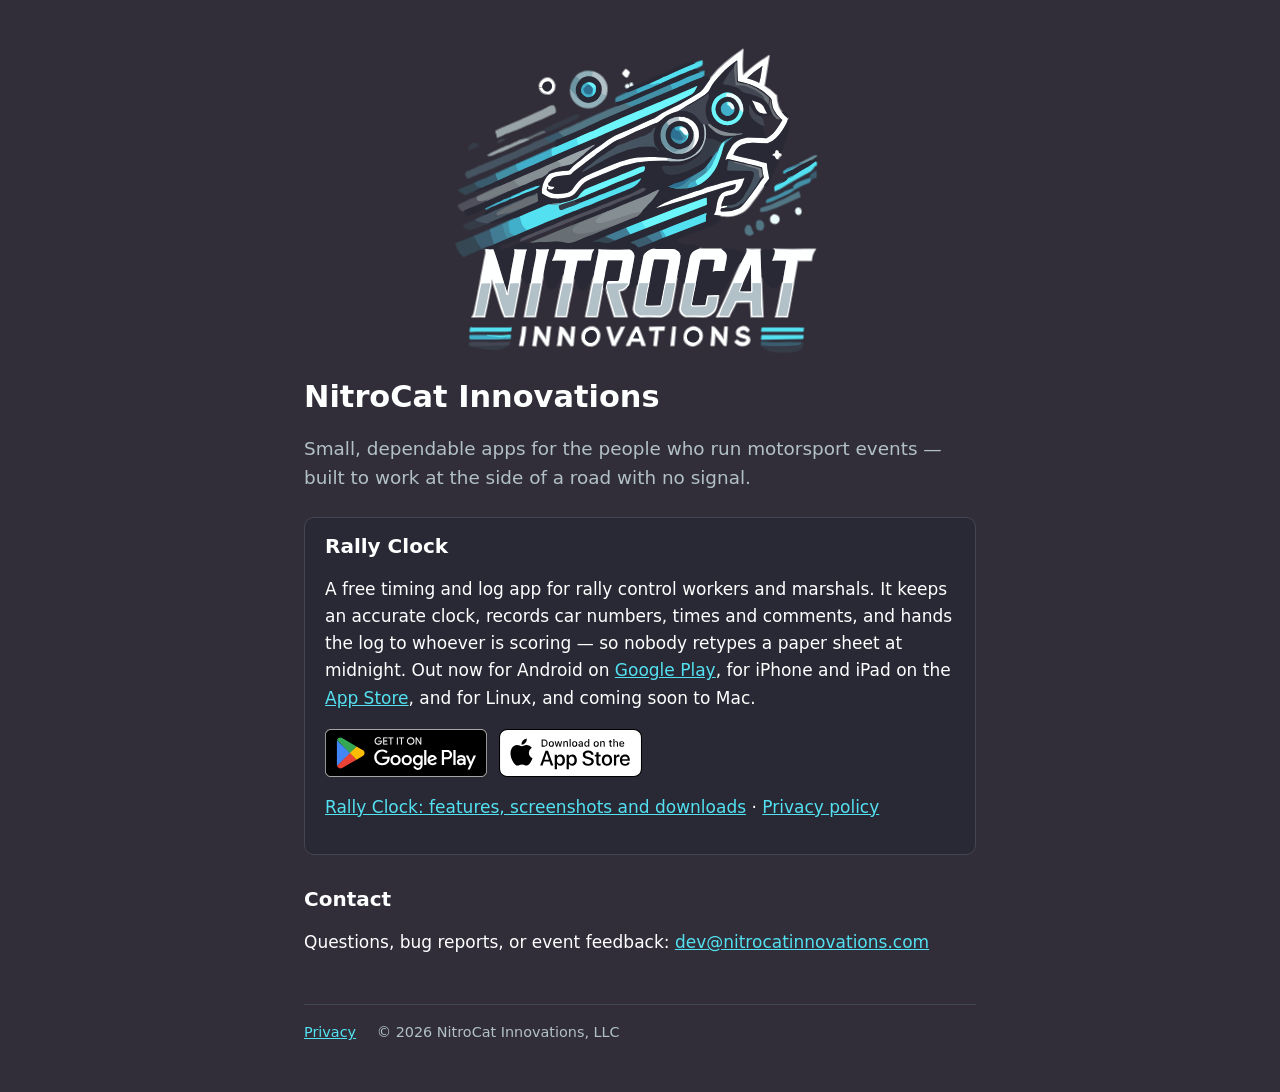
<file: index.html>
<!doctype html>
<html lang="en">
<head>
  <meta charset="utf-8">
  <meta name="viewport" content="width=device-width, initial-scale=1">
  <title>NitroCat Innovations — makers of Rally Clock</title>
  <meta name="description" content="NitroCat Innovations makes dependable apps for the people who run motorsport events, starting with Rally Clock, a free timing and log app for rally controls.">
  <link rel="canonical" href="https://nitrocatinnovations.com/">
  <link rel="icon" href="assets/apple-touch-icon.png" type="image/png" sizes="192x192">
  <link rel="icon" href="assets/favicon.png" type="image/png" sizes="48x48">
  <link rel="apple-touch-icon" href="assets/apple-touch-icon.png">
  <link rel="stylesheet" href="assets/style.css">
  <meta property="og:type" content="website">
  <meta property="og:site_name" content="NitroCat Innovations">
  <meta property="og:title" content="NitroCat Innovations">
  <meta property="og:description" content="Small, dependable apps for the people who run motorsport events, starting with Rally Clock.">
  <meta property="og:url" content="https://nitrocatinnovations.com/">
  <meta property="og:image" content="https://nitrocatinnovations.com/assets/nitrocat-social.png">
  <meta property="og:image:width" content="1200">
  <meta property="og:image:height" content="630">
  <meta property="og:image:alt" content="The NitroCat Innovations logo: a cat leaping over cyan speed streaks">
  <meta name="twitter:card" content="summary_large_image">
  <!-- Tells search engines the site's name (NitroCat Innovations, or
       NitroCat) and who runs it. Add the company's other official pages to
       sameAs as they appear: YouTube and the App Store developer page. -->
  <script type="application/ld+json">
  {
    "@context": "https://schema.org",
    "@graph": [
      {
        "@type": "WebSite",
        "@id": "https://nitrocatinnovations.com/#website",
        "url": "https://nitrocatinnovations.com/",
        "name": "NitroCat Innovations",
        "alternateName": ["NitroCat", "nitrocatinnovations.com"],
        "publisher": { "@id": "https://nitrocatinnovations.com/#organization" }
      },
      {
        "@type": "Organization",
        "@id": "https://nitrocatinnovations.com/#organization",
        "name": "NitroCat Innovations",
        "legalName": "NitroCat Innovations, LLC",
        "alternateName": "NitroCat",
        "url": "https://nitrocatinnovations.com/",
        "logo": "https://nitrocatinnovations.com/assets/apple-touch-icon.png",
        "email": "dev@nitrocatinnovations.com",
        "sameAs": [
          "https://github.com/NitrocatInnovations",
          "https://play.google.com/store/apps/dev?id=7609554612528584148"
        ]
      }
    ]
  }
  </script>
</head>
<body>
<main>
  <img class="logo" src="assets/logo.svg" alt="NitroCat Innovations">

  <h1>NitroCat Innovations</h1>
  <p class="lead">Small, dependable apps for the people who run motorsport events — built to work at the side of a road with no signal.</p>

  <section class="card">
    <h2>Rally Clock</h2>
    <p>A free timing and log app for rally control workers and marshals. It keeps an accurate clock, records car numbers, times and comments, and hands the log to whoever is scoring — so nobody retypes a paper sheet at midnight. Out now for Android on <a href="https://play.google.com/store/apps/details?id=com.nitrocatinnovations.rallyclock">Google Play</a>, for iPhone and iPad on the <a href="https://apps.apple.com/us/app/rally-clock-stage-timing/id6822017874">App Store</a>, and for Linux, and coming soon to Mac.</p>
    <p class="badges">
      <a href="https://play.google.com/store/apps/details?id=com.nitrocatinnovations.rallyclock"><img src="assets/badges/get-it-on-google-play.svg" alt="Get it on Google Play" height="48"></a>
      <a href="https://apps.apple.com/us/app/rally-clock-stage-timing/id6822017874"><img src="assets/badges/download-on-the-app-store.svg" alt="Download on the App Store" height="48"></a>
    </p>
    <p><a href="rallyclock.html">Rally Clock: features, screenshots and downloads</a> · <a href="privacy.html">Privacy policy</a></p>
  </section>

  <h2>Contact</h2>
  <p>Questions, bug reports, or event feedback: <a href="mailto:dev@nitrocatinnovations.com">dev@nitrocatinnovations.com</a></p>

  <footer>
    <a href="privacy.html">Privacy</a>
    <span>© 2026 NitroCat Innovations, LLC</span>
  </footer>
</main>
</body>
</html>
</file>
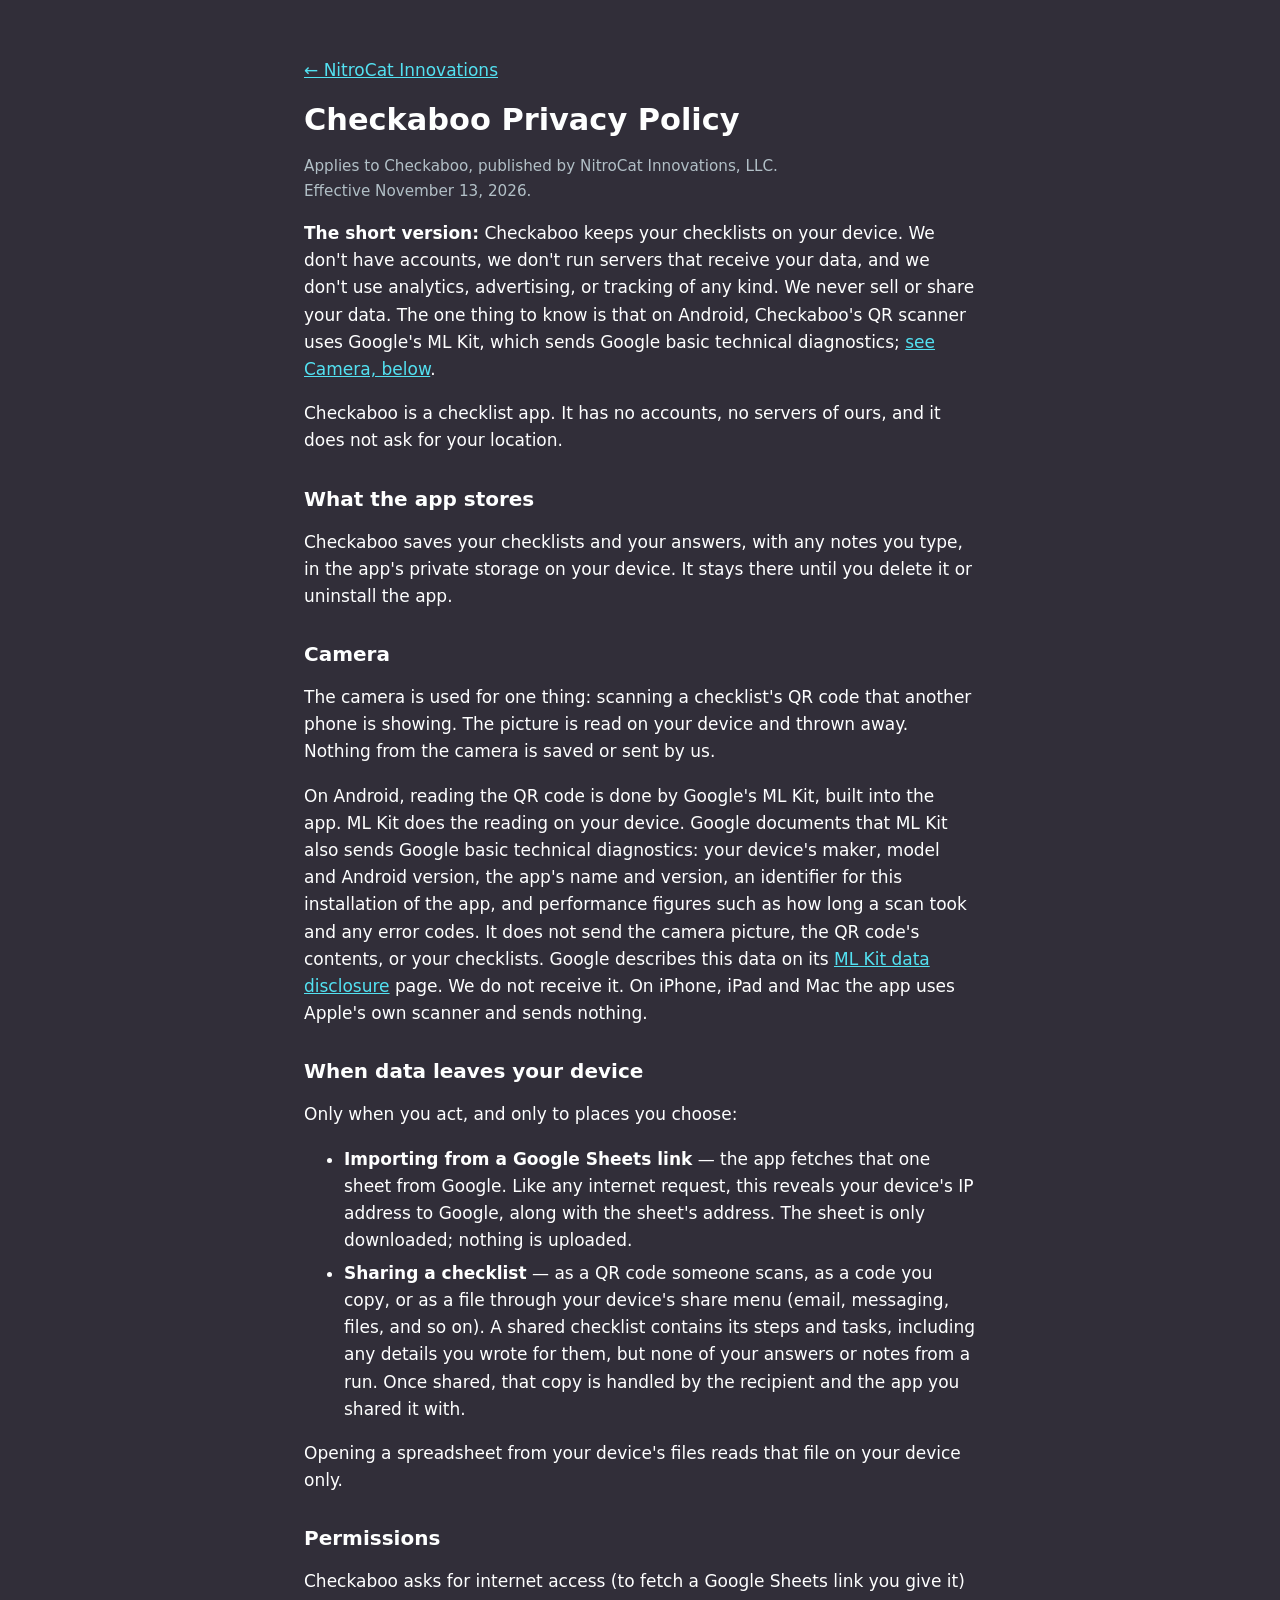
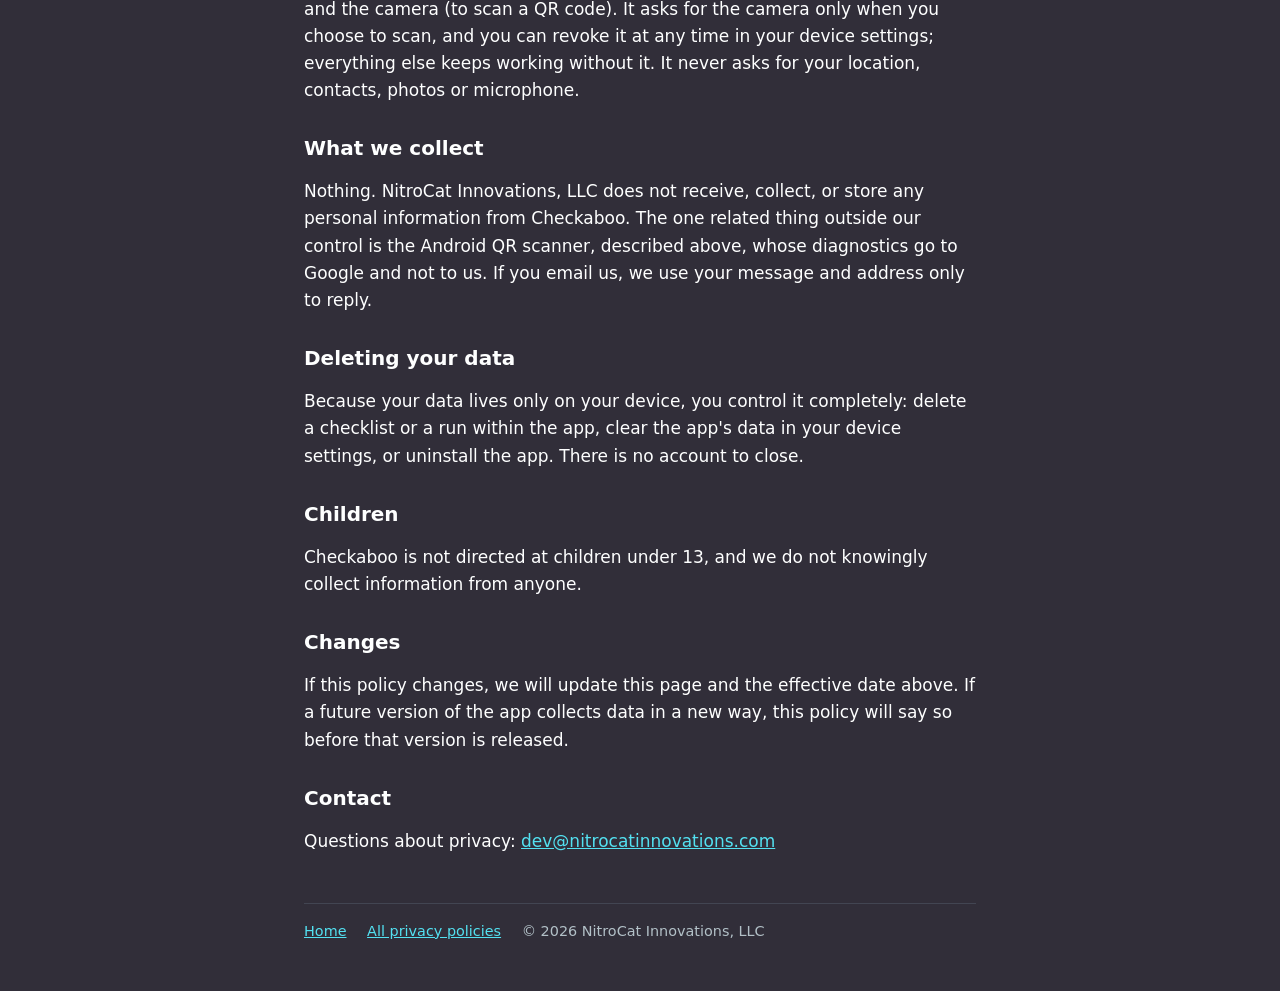
<file: privacy-checkaboo.html>
<!doctype html>
<html lang="en">
<head>
  <meta charset="utf-8">
  <meta name="viewport" content="width=device-width, initial-scale=1">
  <title>Checkaboo Privacy Policy — NitroCat Innovations</title>
  <meta name="description" content="How Checkaboo handles your data.">
  <link rel="canonical" href="https://nitrocatinnovations.com/privacy-checkaboo.html">
  <link rel="icon" href="assets/apple-touch-icon.png" type="image/png" sizes="192x192">
  <link rel="icon" href="assets/favicon.png" type="image/png" sizes="48x48">
  <link rel="apple-touch-icon" href="assets/apple-touch-icon.png">
  <link rel="stylesheet" href="assets/style.css">
</head>
<body>
<main>
  <p><a href="index.html">← NitroCat Innovations</a></p>

  <h1>Checkaboo Privacy Policy</h1>
  <p class="meta">Applies to Checkaboo, published by NitroCat Innovations, LLC.<br>
  Effective November 13, 2026.</p>

  <p><strong>The short version:</strong> Checkaboo keeps your checklists on your device. We don't have accounts, we don't run servers that receive your data, and we don't use analytics, advertising, or tracking of any kind. We never sell or share your data. The one thing to know is that on Android, Checkaboo's QR scanner uses Google's ML Kit, which sends Google basic technical diagnostics; <a href="#camera">see Camera, below</a>.</p>

  <p>Checkaboo is a checklist app. It has no accounts, no servers of ours, and it does not ask for your location.</p>

  <h2>What the app stores</h2>
  <p>Checkaboo saves your checklists and your answers, with any notes you type, in the app's private storage on your device. It stays there until you delete it or uninstall the app.</p>

  <h2 id="camera">Camera</h2>
  <p>The camera is used for one thing: scanning a checklist's QR code that another phone is showing. The picture is read on your device and thrown away. Nothing from the camera is saved or sent by us.</p>
  <p>On Android, reading the QR code is done by Google's ML Kit, built into the app. ML Kit does the reading on your device. Google documents that ML Kit also sends Google basic technical diagnostics: your device's maker, model and Android version, the app's name and version, an identifier for this installation of the app, and performance figures such as how long a scan took and any error codes. It does not send the camera picture, the QR code's contents, or your checklists. Google describes this data on its <a href="https://developers.google.com/ml-kit/android-data-disclosure">ML Kit data disclosure</a> page. We do not receive it. On iPhone, iPad and Mac the app uses Apple's own scanner and sends nothing.</p>

  <h2>When data leaves your device</h2>
  <p>Only when you act, and only to places you choose:</p>
  <ul>
    <li><strong>Importing from a Google Sheets link</strong> &mdash; the app fetches that one sheet from Google. Like any internet request, this reveals your device's IP address to Google, along with the sheet's address. The sheet is only downloaded; nothing is uploaded.</li>
    <li><strong>Sharing a checklist</strong> &mdash; as a QR code someone scans, as a code you copy, or as a file through your device's share menu (email, messaging, files, and so on). A shared checklist contains its steps and tasks, including any details you wrote for them, but none of your answers or notes from a run. Once shared, that copy is handled by the recipient and the app you shared it with.</li>
  </ul>
  <p>Opening a spreadsheet from your device's files reads that file on your device only.</p>

  <h2>Permissions</h2>
  <p>Checkaboo asks for internet access (to fetch a Google Sheets link you give it) and the camera (to scan a QR code). It asks for the camera only when you choose to scan, and you can revoke it at any time in your device settings; everything else keeps working without it. It never asks for your location, contacts, photos or microphone.</p>

  <h2>What we collect</h2>
  <p>Nothing. NitroCat Innovations, LLC does not receive, collect, or store any personal information from Checkaboo. The one related thing outside our control is the Android QR scanner, described above, whose diagnostics go to Google and not to us. If you email us, we use your message and address only to reply.</p>

  <h2>Deleting your data</h2>
  <p>Because your data lives only on your device, you control it completely: delete a checklist or a run within the app, clear the app's data in your device settings, or uninstall the app. There is no account to close.</p>

  <h2>Children</h2>
  <p>Checkaboo is not directed at children under 13, and we do not knowingly collect information from anyone.</p>

  <h2>Changes</h2>
  <p>If this policy changes, we will update this page and the effective date above. If a future version of the app collects data in a new way, this policy will say so before that version is released.</p>

  <h2>Contact</h2>
  <p>Questions about privacy: <a href="mailto:dev@nitrocatinnovations.com">dev@nitrocatinnovations.com</a></p>

  <footer>
    <a href="index.html">Home</a>
    <a href="privacy.html">All privacy policies</a>
    <span>© 2026 NitroCat Innovations, LLC</span>
  </footer>
</main>
</body>
</html>
</file>
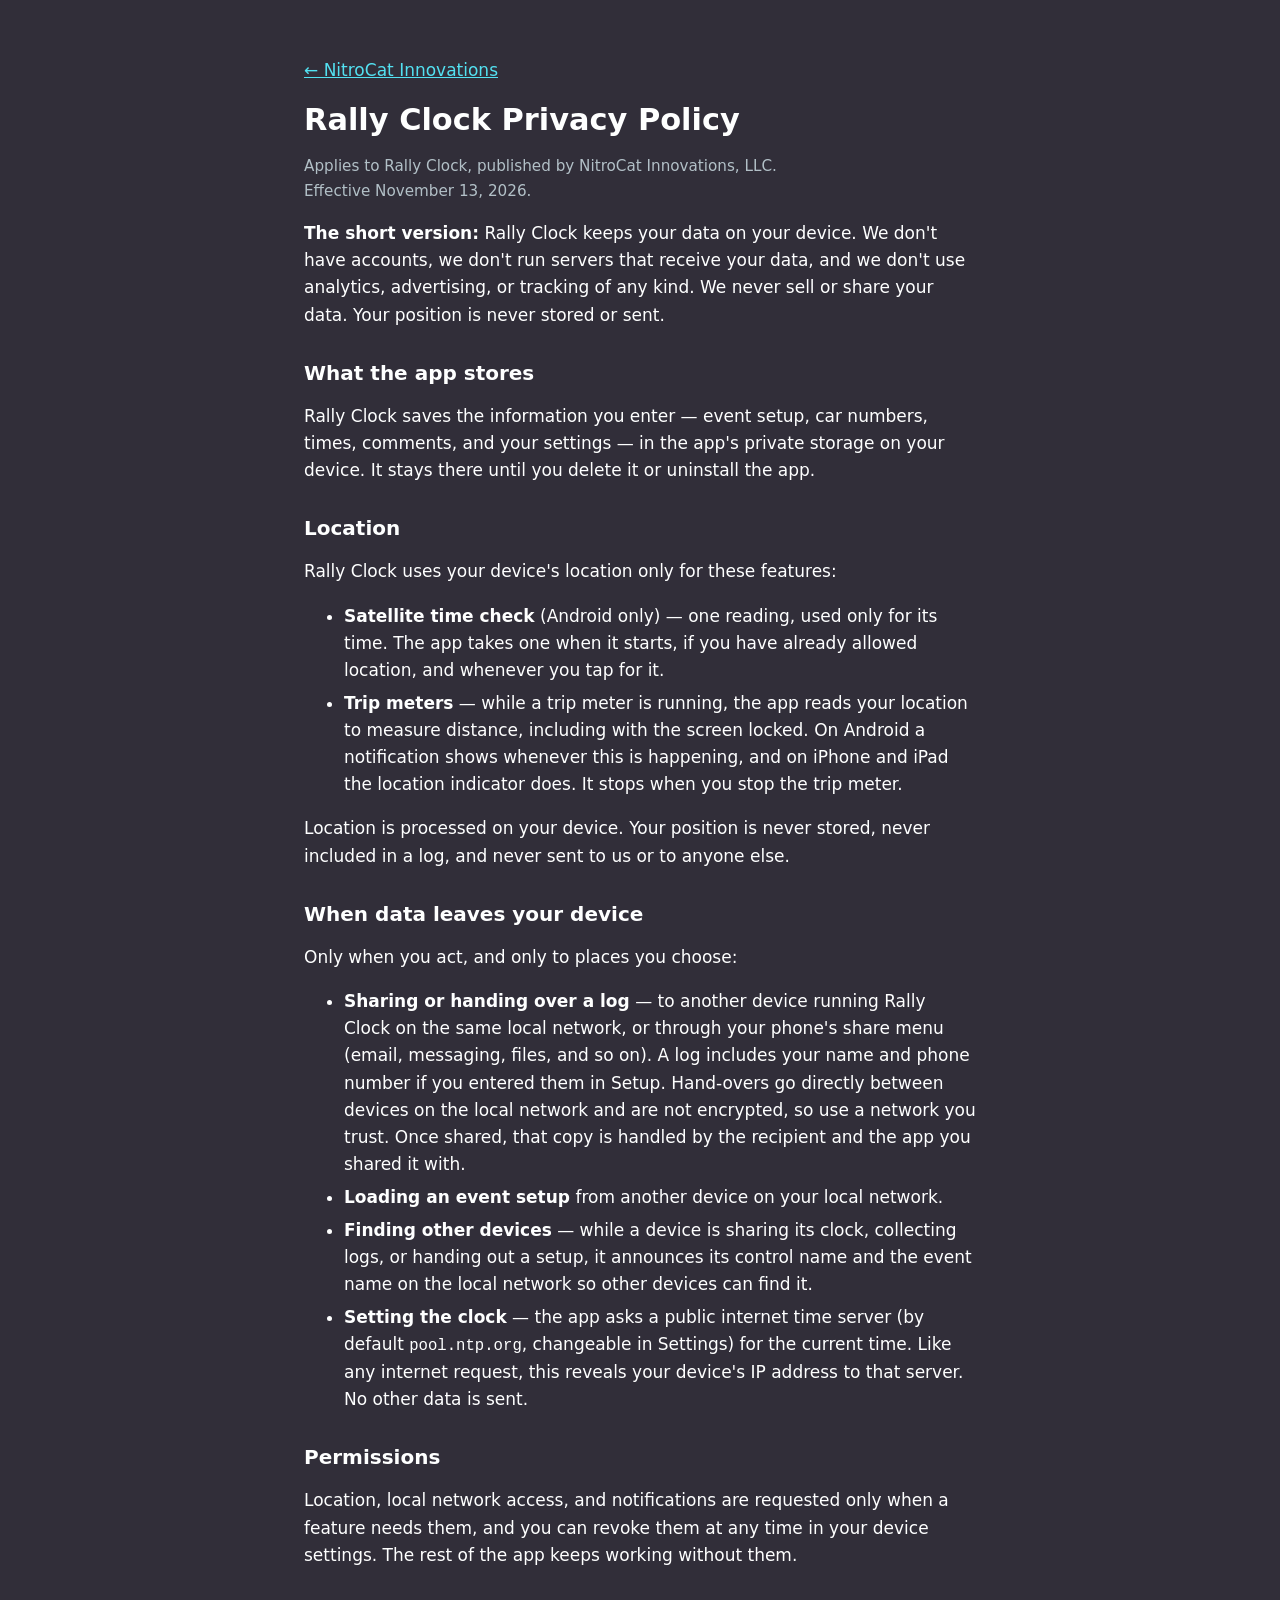
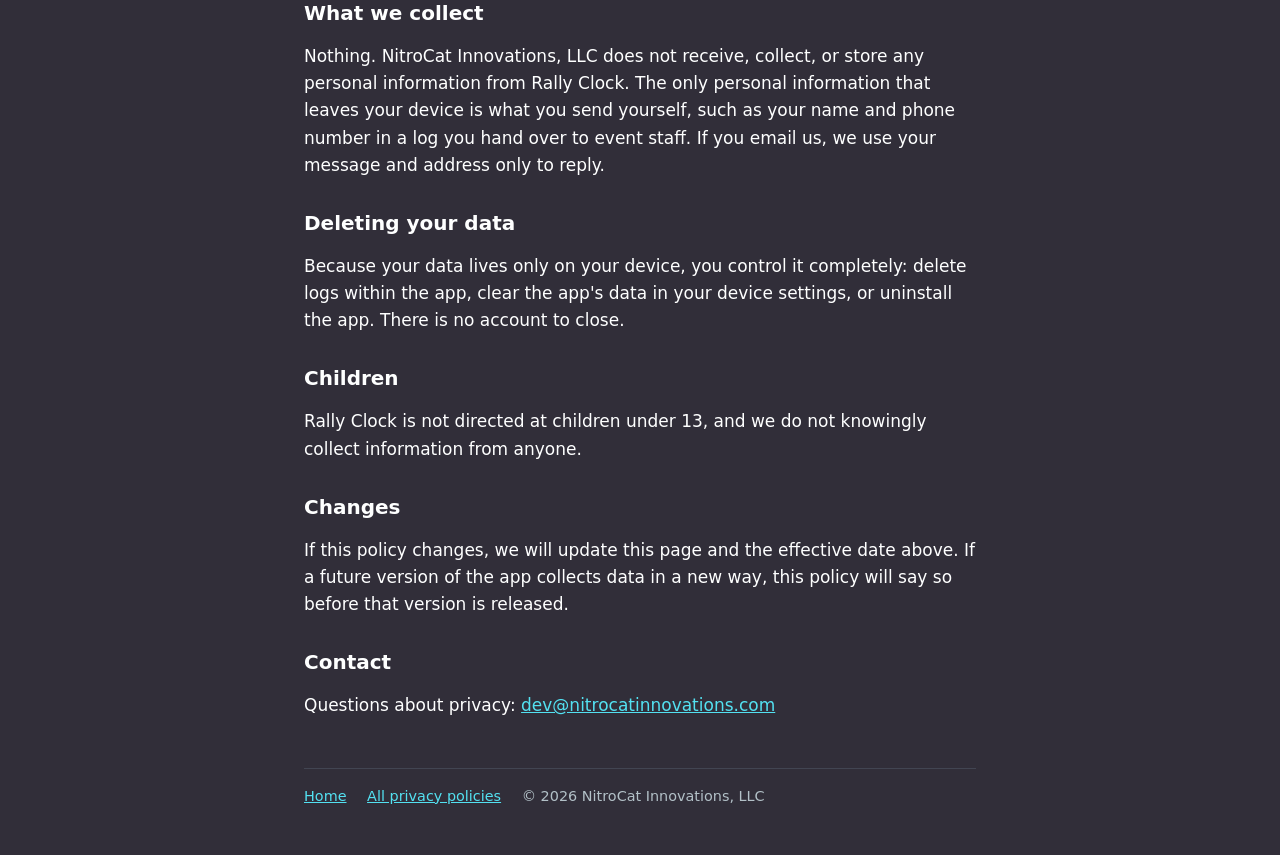
<file: privacy-rallyclock.html>
<!doctype html>
<html lang="en">
<head>
  <meta charset="utf-8">
  <meta name="viewport" content="width=device-width, initial-scale=1">
  <title>Rally Clock Privacy Policy — NitroCat Innovations</title>
  <meta name="description" content="How Rally Clock handles your data.">
  <link rel="canonical" href="https://nitrocatinnovations.com/privacy-rallyclock.html">
  <link rel="icon" href="assets/apple-touch-icon.png" type="image/png" sizes="192x192">
  <link rel="icon" href="assets/favicon.png" type="image/png" sizes="48x48">
  <link rel="apple-touch-icon" href="assets/apple-touch-icon.png">
  <link rel="stylesheet" href="assets/style.css">
</head>
<body>
<main>
  <p><a href="index.html">← NitroCat Innovations</a></p>

  <h1>Rally Clock Privacy Policy</h1>
  <p class="meta">Applies to Rally Clock, published by NitroCat Innovations, LLC.<br>
  Effective November 13, 2026.</p>

  <p><strong>The short version:</strong> Rally Clock keeps your data on your device. We don't have accounts, we don't run servers that receive your data, and we don't use analytics, advertising, or tracking of any kind. We never sell or share your data. Your position is never stored or sent.</p>

  <h2>What the app stores</h2>
  <p>Rally Clock saves the information you enter — event setup, car numbers, times, comments, and your settings — in the app's private storage on your device. It stays there until you delete it or uninstall the app.</p>

  <h2>Location</h2>
  <p>Rally Clock uses your device's location only for these features:</p>
  <ul>
    <li><strong>Satellite time check</strong> (Android only) — one reading, used only for its time. The app takes one when it starts, if you have already allowed location, and whenever you tap for it.</li>
    <li><strong>Trip meters</strong> — while a trip meter is running, the app reads your location to measure distance, including with the screen locked. On Android a notification shows whenever this is happening, and on iPhone and iPad the location indicator does. It stops when you stop the trip meter.</li>
  </ul>
  <p>Location is processed on your device. Your position is never stored, never included in a log, and never sent to us or to anyone else.</p>

  <h2>When data leaves your device</h2>
  <p>Only when you act, and only to places you choose:</p>
  <ul>
    <li><strong>Sharing or handing over a log</strong> — to another device running Rally Clock on the same local network, or through your phone's share menu (email, messaging, files, and so on). A log includes your name and phone number if you entered them in Setup. Hand-overs go directly between devices on the local network and are not encrypted, so use a network you trust. Once shared, that copy is handled by the recipient and the app you shared it with.</li>
    <li><strong>Loading an event setup</strong> from another device on your local network.</li>
    <li><strong>Finding other devices</strong> — while a device is sharing its clock, collecting logs, or handing out a setup, it announces its control name and the event name on the local network so other devices can find it.</li>
    <li><strong>Setting the clock</strong> — the app asks a public internet time server (by default <code>pool.ntp.org</code>, changeable in Settings) for the current time. Like any internet request, this reveals your device's IP address to that server. No other data is sent.</li>
  </ul>

  <h2>Permissions</h2>
  <p>Location, local network access, and notifications are requested only when a feature needs them, and you can revoke them at any time in your device settings. The rest of the app keeps working without them.</p>

  <h2>What we collect</h2>
  <p>Nothing. NitroCat Innovations, LLC does not receive, collect, or store any personal information from Rally Clock. The only personal information that leaves your device is what you send yourself, such as your name and phone number in a log you hand over to event staff. If you email us, we use your message and address only to reply.</p>

  <h2>Deleting your data</h2>
  <p>Because your data lives only on your device, you control it completely: delete logs within the app, clear the app's data in your device settings, or uninstall the app. There is no account to close.</p>

  <h2>Children</h2>
  <p>Rally Clock is not directed at children under 13, and we do not knowingly collect information from anyone.</p>

  <h2>Changes</h2>
  <p>If this policy changes, we will update this page and the effective date above. If a future version of the app collects data in a new way, this policy will say so before that version is released.</p>

  <h2>Contact</h2>
  <p>Questions about privacy: <a href="mailto:dev@nitrocatinnovations.com">dev@nitrocatinnovations.com</a></p>

  <footer>
    <a href="index.html">Home</a>
    <a href="privacy.html">All privacy policies</a>
    <span>© 2026 NitroCat Innovations, LLC</span>
  </footer>
</main>
</body>
</html>
</file>
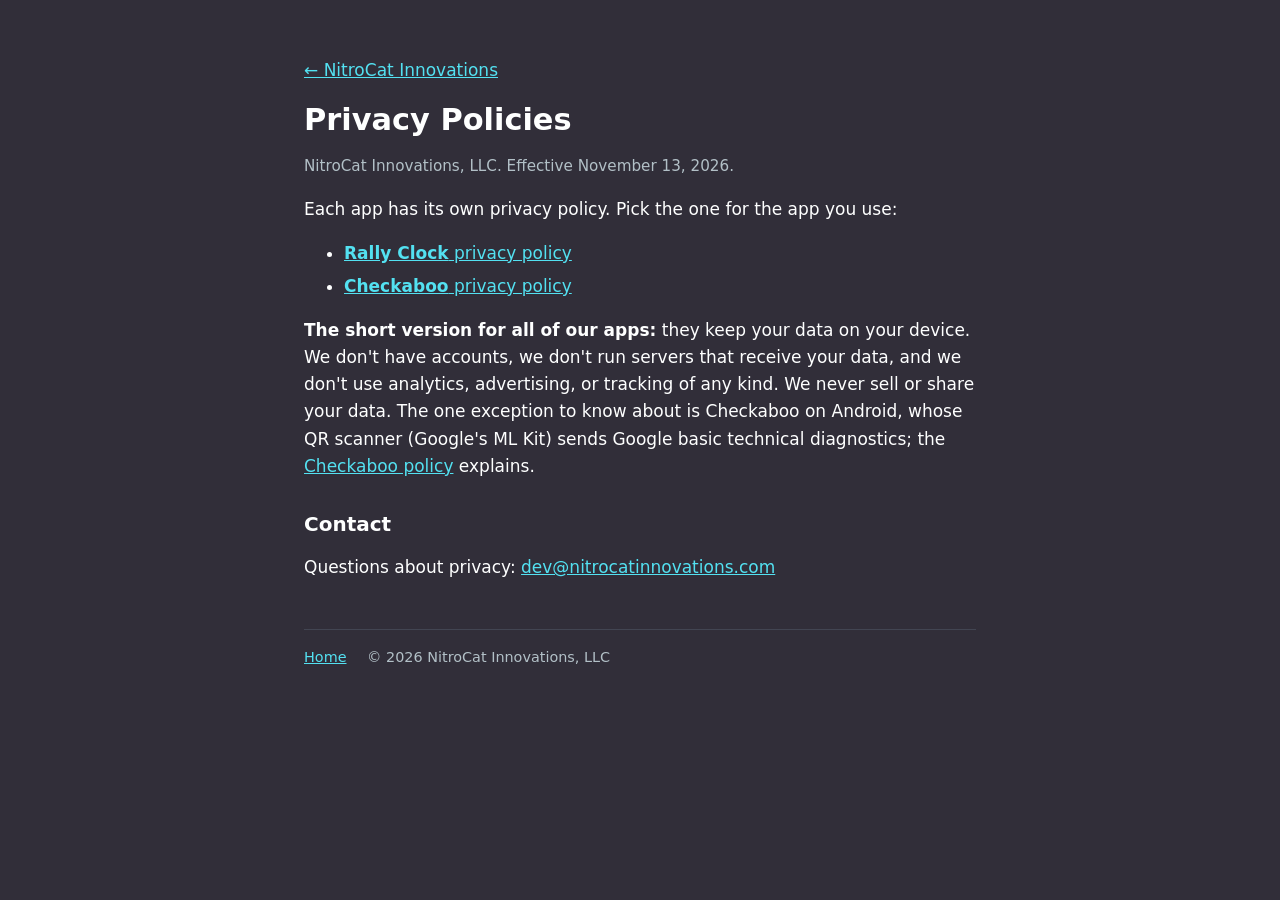
<file: privacy.html>
<!doctype html>
<html lang="en">
<head>
  <meta charset="utf-8">
  <meta name="viewport" content="width=device-width, initial-scale=1">
  <title>Privacy Policies — NitroCat Innovations</title>
  <meta name="description" content="Privacy policies for Rally Clock and Checkaboo, by NitroCat Innovations.">
  <link rel="canonical" href="https://nitrocatinnovations.com/privacy.html">
  <link rel="icon" href="assets/apple-touch-icon.png" type="image/png" sizes="192x192">
  <link rel="icon" href="assets/favicon.png" type="image/png" sizes="48x48">
  <link rel="apple-touch-icon" href="assets/apple-touch-icon.png">
  <link rel="stylesheet" href="assets/style.css">
</head>
<body>
<main>
  <p><a href="index.html">← NitroCat Innovations</a></p>

  <h1>Privacy Policies</h1>
  <p class="meta">NitroCat Innovations, LLC. Effective November 13, 2026.</p>

  <p>Each app has its own privacy policy. Pick the one for the app you use:</p>
  <ul>
    <li><a href="privacy-rallyclock.html"><strong>Rally Clock</strong> privacy policy</a></li>
    <li><a href="privacy-checkaboo.html"><strong>Checkaboo</strong> privacy policy</a></li>
  </ul>

  <p><strong>The short version for all of our apps:</strong> they keep your data on your device. We don't have accounts, we don't run servers that receive your data, and we don't use analytics, advertising, or tracking of any kind. We never sell or share your data. The one exception to know about is Checkaboo on Android, whose QR scanner (Google's ML Kit) sends Google basic technical diagnostics; the <a href="privacy-checkaboo.html#camera">Checkaboo policy</a> explains.</p>

  <h2>Contact</h2>
  <p>Questions about privacy: <a href="mailto:dev@nitrocatinnovations.com">dev@nitrocatinnovations.com</a></p>

  <footer>
    <a href="index.html">Home</a>
    <span>© 2026 NitroCat Innovations, LLC</span>
  </footer>
</main>
</body>
</html>
</file>
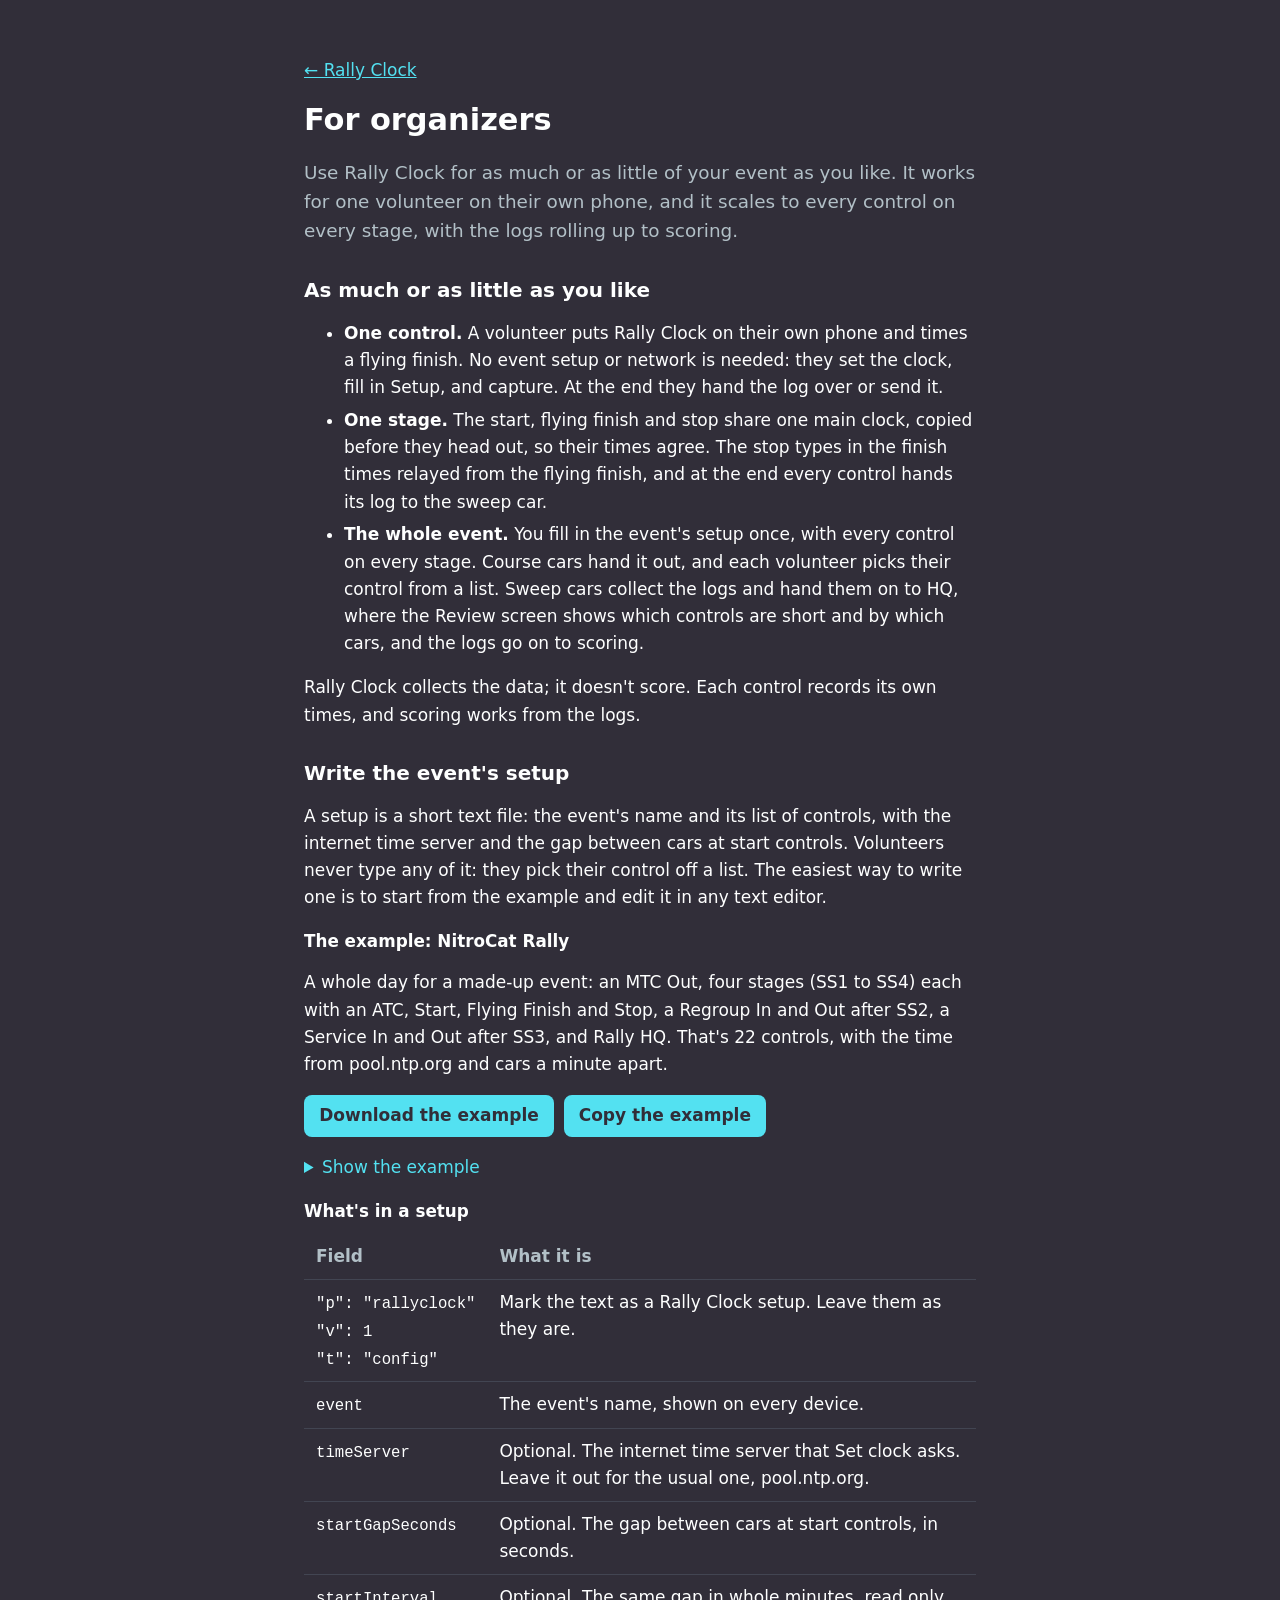
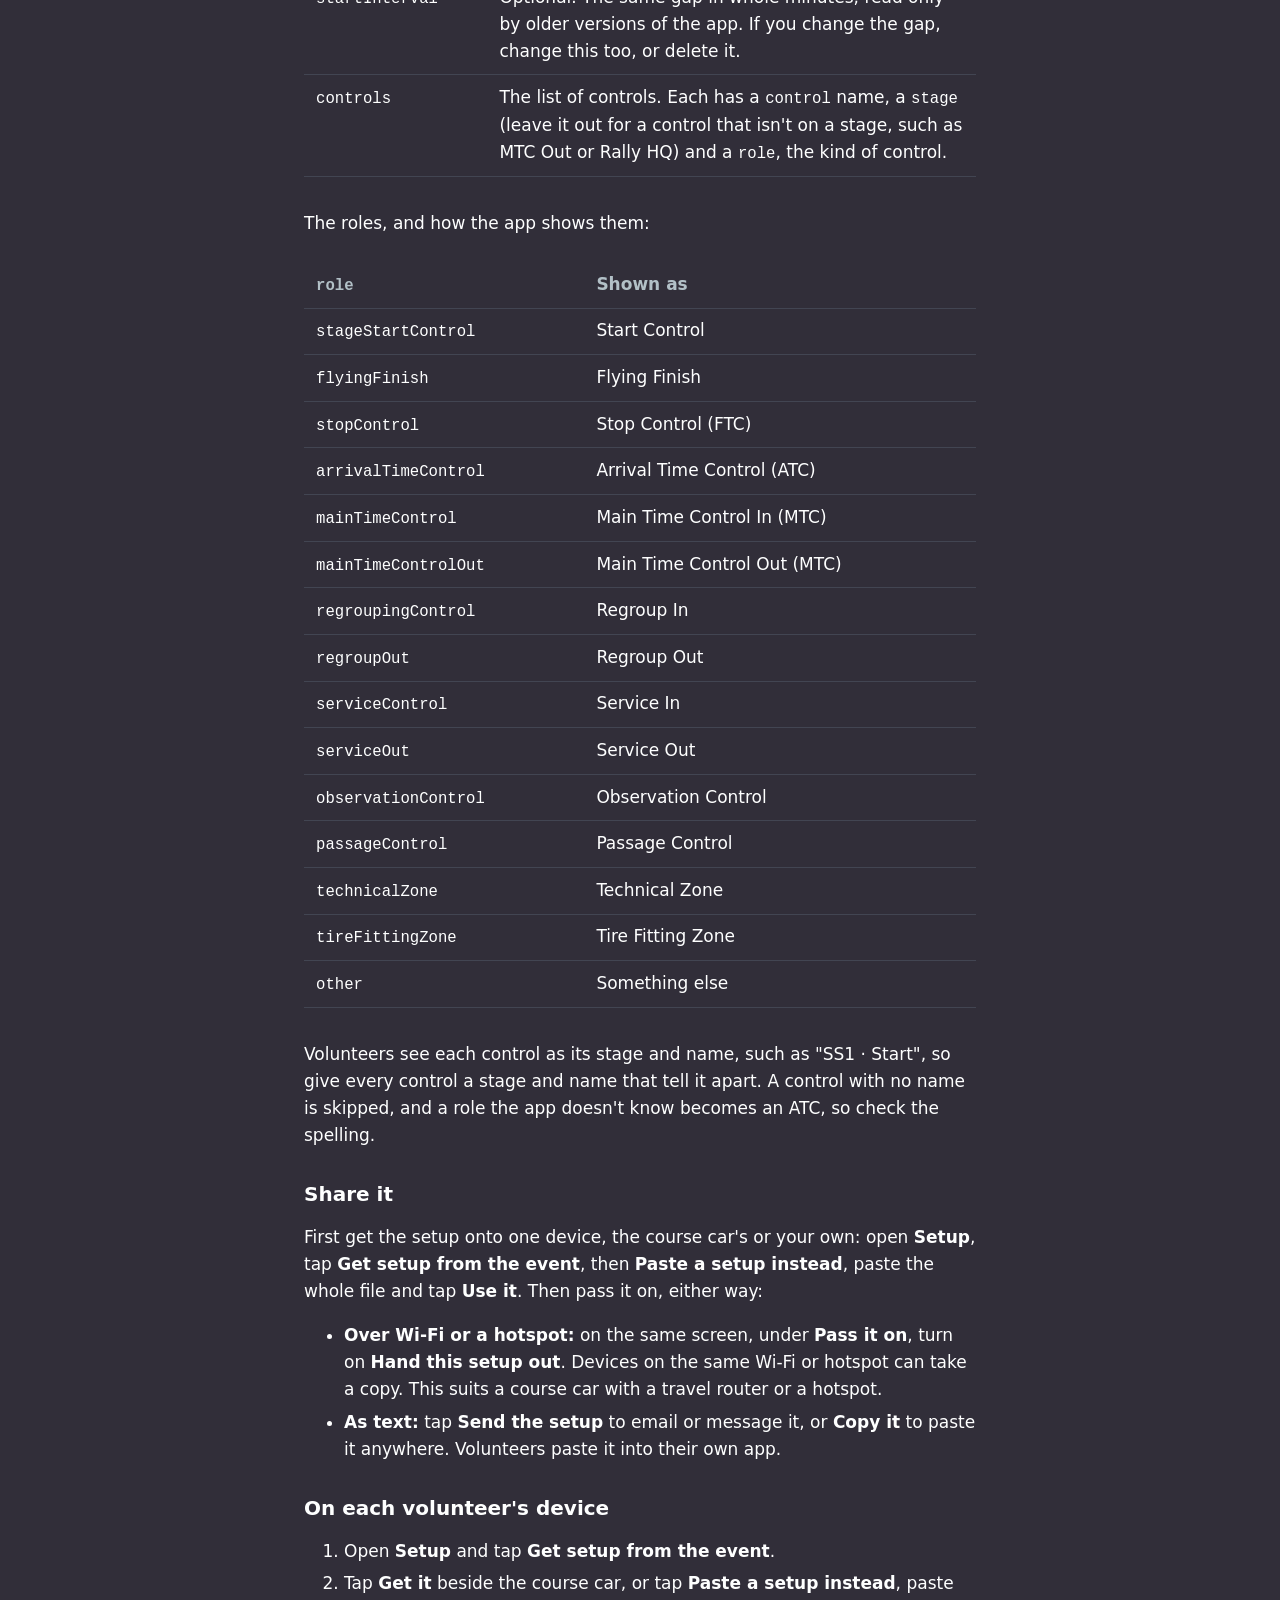
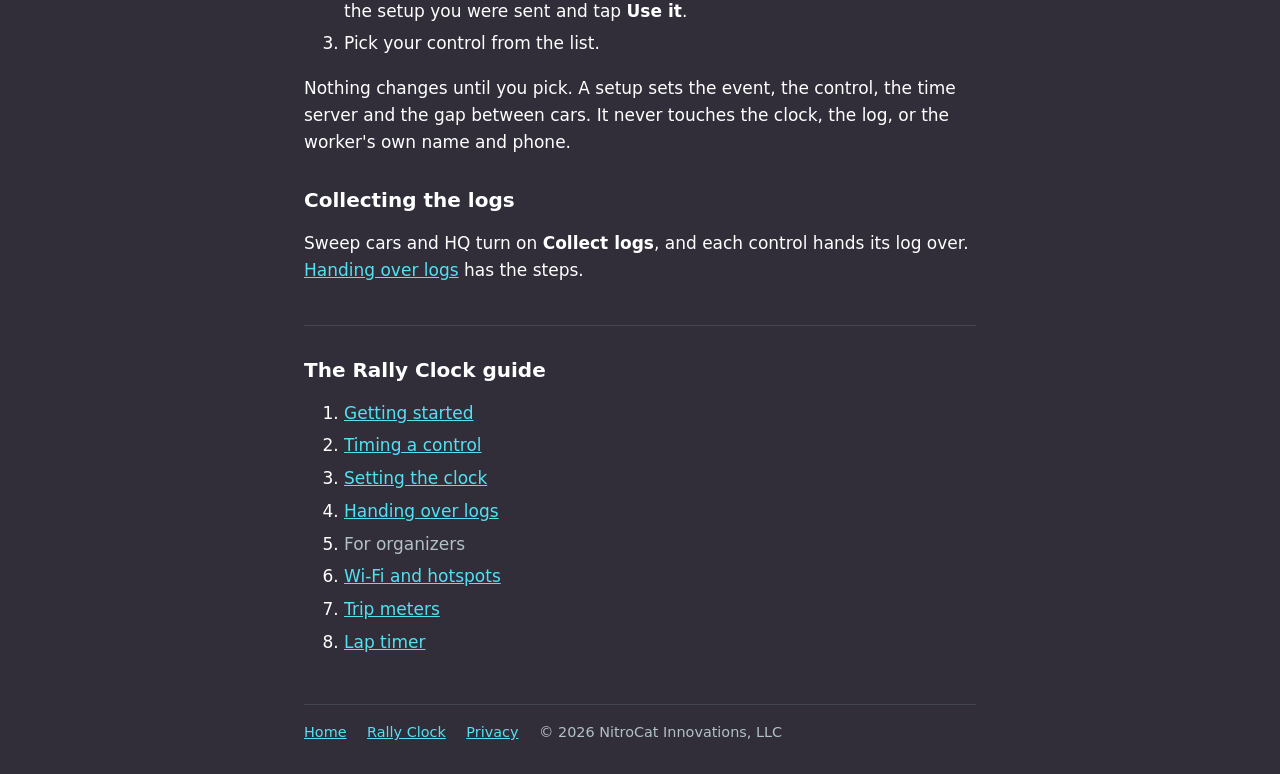
<file: rallyclock-for-organizers.html>
<!doctype html>
<html lang="en">
<head>
  <meta charset="utf-8">
  <meta name="viewport" content="width=device-width, initial-scale=1">
  <title>Rally Clock for event organizers</title>
  <meta name="description" content="Use Rally Clock for as much or as little of your event as you like, from one flying finish to every control, with an example event setup.">
  <link rel="canonical" href="https://nitrocatinnovations.com/rallyclock-for-organizers.html">
  <link rel="icon" href="assets/apple-touch-icon.png" type="image/png" sizes="192x192">
  <link rel="icon" href="assets/favicon.png" type="image/png" sizes="48x48">
  <link rel="apple-touch-icon" href="assets/apple-touch-icon.png">
  <link rel="stylesheet" href="assets/style.css">
  <meta property="og:type" content="article">
  <meta property="og:site_name" content="NitroCat Innovations">
  <meta property="og:title" content="Rally Clock for event organizers">
  <meta property="og:description" content="Use Rally Clock for as much or as little of your event as you like, from one flying finish to every control, with an example event setup.">
  <meta property="og:url" content="https://nitrocatinnovations.com/rallyclock-for-organizers.html">
  <meta property="og:image" content="https://nitrocatinnovations.com/assets/rallyclock-social.png">
  <meta property="og:image:width" content="1200">
  <meta property="og:image:height" content="630">
  <meta name="twitter:card" content="summary_large_image">
</head>
<body>
<main>
  <p><a href="rallyclock.html">← Rally Clock</a></p>

  <h1>For organizers</h1>
  <p class="lead">Use Rally Clock for as much or as little of your event as you like. It works for one volunteer on their own phone, and it scales to every control on every stage, with the logs rolling up to scoring.</p>

  <h2>As much or as little as you like</h2>
  <ul>
    <li><strong>One control.</strong> A volunteer puts Rally Clock on their own phone and times a flying finish. No event setup or network is needed: they set the clock, fill in Setup, and capture. At the end they hand the log over or send it.</li>
    <li><strong>One stage.</strong> The start, flying finish and stop share one main clock, copied before they head out, so their times agree. The stop types in the finish times relayed from the flying finish, and at the end every control hands its log to the sweep car.</li>
    <li><strong>The whole event.</strong> You fill in the event's setup once, with every control on every stage. Course cars hand it out, and each volunteer picks their control from a list. Sweep cars collect the logs and hand them on to HQ, where the Review screen shows which controls are short and by which cars, and the logs go on to scoring.</li>
  </ul>
  <p>Rally Clock collects the data; it doesn't score. Each control records its own times, and scoring works from the logs.</p>

  <h2 id="write-a-setup">Write the event's setup</h2>
  <p>A setup is a short text file: the event's name and its list of controls, with the internet time server and the gap between cars at start controls. Volunteers never type any of it: they pick their control off a list. The easiest way to write one is to start from the example and edit it in any text editor.</p>

  <h3>The example: NitroCat Rally</h3>
  <p>A whole day for a made-up event: an MTC Out, four stages (SS1 to SS4) each with an ATC, Start, Flying Finish and Stop, a Regroup In and Out after SS2, a Service In and Out after SS3, and Rally HQ. That's 22 controls, with the time from pool.ntp.org and cars a minute apart.</p>
  <p class="actions"><a class="button" href="downloads/nitrocat-rally-setup.json" download>Download the example</a> <button class="button" type="button" id="copy-setup">Copy the example</button></p>
  <details>
    <summary>Show the example</summary>
    <pre><code id="example-setup">{
  &quot;p&quot;: &quot;rallyclock&quot;,
  &quot;v&quot;: 1,
  &quot;t&quot;: &quot;config&quot;,
  &quot;event&quot;: &quot;NitroCat Rally&quot;,
  &quot;timeServer&quot;: &quot;pool.ntp.org&quot;,
  &quot;startGapSeconds&quot;: 60,
  &quot;startInterval&quot;: 1,
  &quot;controls&quot;: [
    {
      &quot;control&quot;: &quot;MTC Out&quot;,
      &quot;role&quot;: &quot;mainTimeControlOut&quot;
    },
    {
      &quot;control&quot;: &quot;ATC&quot;,
      &quot;stage&quot;: &quot;SS1&quot;,
      &quot;role&quot;: &quot;arrivalTimeControl&quot;
    },
    {
      &quot;control&quot;: &quot;Start&quot;,
      &quot;stage&quot;: &quot;SS1&quot;,
      &quot;role&quot;: &quot;stageStartControl&quot;
    },
    {
      &quot;control&quot;: &quot;Finish&quot;,
      &quot;stage&quot;: &quot;SS1&quot;,
      &quot;role&quot;: &quot;flyingFinish&quot;
    },
    {
      &quot;control&quot;: &quot;Stop&quot;,
      &quot;stage&quot;: &quot;SS1&quot;,
      &quot;role&quot;: &quot;stopControl&quot;
    },
    {
      &quot;control&quot;: &quot;ATC&quot;,
      &quot;stage&quot;: &quot;SS2&quot;,
      &quot;role&quot;: &quot;arrivalTimeControl&quot;
    },
    {
      &quot;control&quot;: &quot;Start&quot;,
      &quot;stage&quot;: &quot;SS2&quot;,
      &quot;role&quot;: &quot;stageStartControl&quot;
    },
    {
      &quot;control&quot;: &quot;Finish&quot;,
      &quot;stage&quot;: &quot;SS2&quot;,
      &quot;role&quot;: &quot;flyingFinish&quot;
    },
    {
      &quot;control&quot;: &quot;Stop&quot;,
      &quot;stage&quot;: &quot;SS2&quot;,
      &quot;role&quot;: &quot;stopControl&quot;
    },
    {
      &quot;control&quot;: &quot;Regroup In&quot;,
      &quot;role&quot;: &quot;regroupingControl&quot;
    },
    {
      &quot;control&quot;: &quot;Regroup Out&quot;,
      &quot;role&quot;: &quot;regroupOut&quot;
    },
    {
      &quot;control&quot;: &quot;ATC&quot;,
      &quot;stage&quot;: &quot;SS3&quot;,
      &quot;role&quot;: &quot;arrivalTimeControl&quot;
    },
    {
      &quot;control&quot;: &quot;Start&quot;,
      &quot;stage&quot;: &quot;SS3&quot;,
      &quot;role&quot;: &quot;stageStartControl&quot;
    },
    {
      &quot;control&quot;: &quot;Finish&quot;,
      &quot;stage&quot;: &quot;SS3&quot;,
      &quot;role&quot;: &quot;flyingFinish&quot;
    },
    {
      &quot;control&quot;: &quot;Stop&quot;,
      &quot;stage&quot;: &quot;SS3&quot;,
      &quot;role&quot;: &quot;stopControl&quot;
    },
    {
      &quot;control&quot;: &quot;Service In&quot;,
      &quot;role&quot;: &quot;serviceControl&quot;
    },
    {
      &quot;control&quot;: &quot;Service Out&quot;,
      &quot;role&quot;: &quot;serviceOut&quot;
    },
    {
      &quot;control&quot;: &quot;ATC&quot;,
      &quot;stage&quot;: &quot;SS4&quot;,
      &quot;role&quot;: &quot;arrivalTimeControl&quot;
    },
    {
      &quot;control&quot;: &quot;Start&quot;,
      &quot;stage&quot;: &quot;SS4&quot;,
      &quot;role&quot;: &quot;stageStartControl&quot;
    },
    {
      &quot;control&quot;: &quot;Finish&quot;,
      &quot;stage&quot;: &quot;SS4&quot;,
      &quot;role&quot;: &quot;flyingFinish&quot;
    },
    {
      &quot;control&quot;: &quot;Stop&quot;,
      &quot;stage&quot;: &quot;SS4&quot;,
      &quot;role&quot;: &quot;stopControl&quot;
    },
    {
      &quot;control&quot;: &quot;Rally HQ&quot;,
      &quot;role&quot;: &quot;other&quot;
    }
  ]
}</code></pre>
  </details>

  <h3>What's in a setup</h3>
  <div class="table-scroll">
    <table>
      <tr><th>Field</th><th>What it is</th></tr>
      <tr><td><code>"p": "rallyclock"</code><br><code>"v": 1</code><br><code>"t": "config"</code></td><td>Mark the text as a Rally Clock setup. Leave them as they are.</td></tr>
      <tr><td><code>event</code></td><td>The event's name, shown on every device.</td></tr>
      <tr><td><code>timeServer</code></td><td>Optional. The internet time server that Set clock asks. Leave it out for the usual one, pool.ntp.org.</td></tr>
      <tr><td><code>startGapSeconds</code></td><td>Optional. The gap between cars at start controls, in seconds.</td></tr>
      <tr><td><code>startInterval</code></td><td>Optional. The same gap in whole minutes, read only by older versions of the app. If you change the gap, change this too, or delete it.</td></tr>
      <tr><td><code>controls</code></td><td>The list of controls. Each has a <code>control</code> name, a <code>stage</code> (leave it out for a control that isn't on a stage, such as MTC Out or Rally HQ) and a <code>role</code>, the kind of control.</td></tr>
    </table>
  </div>
  <p>The roles, and how the app shows them:</p>
  <div class="table-scroll">
    <table>
      <tr><th><code>role</code></th><th>Shown as</th></tr>
      <tr><td><code>stageStartControl</code></td><td>Start Control</td></tr>
      <tr><td><code>flyingFinish</code></td><td>Flying Finish</td></tr>
      <tr><td><code>stopControl</code></td><td>Stop Control (FTC)</td></tr>
      <tr><td><code>arrivalTimeControl</code></td><td>Arrival Time Control (ATC)</td></tr>
      <tr><td><code>mainTimeControl</code></td><td>Main Time Control In (MTC)</td></tr>
      <tr><td><code>mainTimeControlOut</code></td><td>Main Time Control Out (MTC)</td></tr>
      <tr><td><code>regroupingControl</code></td><td>Regroup In</td></tr>
      <tr><td><code>regroupOut</code></td><td>Regroup Out</td></tr>
      <tr><td><code>serviceControl</code></td><td>Service In</td></tr>
      <tr><td><code>serviceOut</code></td><td>Service Out</td></tr>
      <tr><td><code>observationControl</code></td><td>Observation Control</td></tr>
      <tr><td><code>passageControl</code></td><td>Passage Control</td></tr>
      <tr><td><code>technicalZone</code></td><td>Technical Zone</td></tr>
      <tr><td><code>tireFittingZone</code></td><td>Tire Fitting Zone</td></tr>
      <tr><td><code>other</code></td><td>Something else</td></tr>
    </table>
  </div>
  <p>Volunteers see each control as its stage and name, such as "SS1 · Start", so give every control a stage and name that tell it apart. A control with no name is skipped, and a role the app doesn't know becomes an ATC, so check the spelling.</p>

  <h2 id="share-a-setup">Share it</h2>
  <p>First get the setup onto one device, the course car's or your own: open <strong>Setup</strong>, tap <strong>Get setup from the event</strong>, then <strong>Paste a setup instead</strong>, paste the whole file and tap <strong>Use it</strong>. Then pass it on, either way:</p>
  <ul>
    <li><strong>Over Wi-Fi or a hotspot:</strong> on the same screen, under <strong>Pass it on</strong>, turn on <strong>Hand this setup out</strong>. Devices on the same Wi-Fi or hotspot can take a copy. This suits a course car with a travel router or a hotspot.</li>
    <li><strong>As text:</strong> tap <strong>Send the setup</strong> to email or message it, or <strong>Copy it</strong> to paste it anywhere. Volunteers paste it into their own app.</li>
  </ul>

  <h2 id="get-a-setup">On each volunteer's device</h2>
  <ol>
    <li>Open <strong>Setup</strong> and tap <strong>Get setup from the event</strong>.</li>
    <li>Tap <strong>Get it</strong> beside the course car, or tap <strong>Paste a setup instead</strong>, paste the setup you were sent and tap <strong>Use it</strong>.</li>
    <li>Pick your control from the list.</li>
  </ol>
  <p>Nothing changes until you pick. A setup sets the event, the control, the time server and the gap between cars. It never touches the clock, the log, or the worker's own name and phone.</p>

  <h2>Collecting the logs</h2>
  <p>Sweep cars and HQ turn on <strong>Collect logs</strong>, and each control hands its log over. <a href="rallyclock-handing-over-logs.html">Handing over logs</a> has the steps.</p>

  <nav class="guide-nav" aria-label="Rally Clock guide">
    <h2>The Rally Clock guide</h2>
    <ol>
      <li><a href="rallyclock-getting-started.html">Getting started</a></li>
      <li><a href="rallyclock-timing-a-control.html">Timing a control</a></li>
      <li><a href="rallyclock-setting-the-clock.html">Setting the clock</a></li>
      <li><a href="rallyclock-handing-over-logs.html">Handing over logs</a></li>
      <li><span aria-current="page">For organizers</span></li>
      <li><a href="rallyclock-wifi-and-hotspots.html">Wi-Fi and hotspots</a></li>
      <li><a href="rallyclock-trip-meters.html">Trip meters</a></li>
      <li><a href="rallyclock-lap-timer.html">Lap timer</a></li>
    </ol>
  </nav>

  <footer>
    <a href="index.html">Home</a>
    <a href="rallyclock.html">Rally Clock</a>
    <a href="privacy-rallyclock.html">Privacy</a>
    <span>© 2026 NitroCat Innovations, LLC</span>
  </footer>
</main>
<script>
  // Copies the example setup shown on the page, to paste into the app.
  document.getElementById('copy-setup').addEventListener('click', function () {
    var button = this;
    var text = document.getElementById('example-setup').textContent;
    var say = function (label) { button.textContent = label; };
    if (!navigator.clipboard) { say('Copy failed: use Download'); return; }
    navigator.clipboard.writeText(text).then(
      function () { say('Copied'); },
      function () { say('Copy failed: use Download'); });
  });
</script>
</body>
</html>
</file>
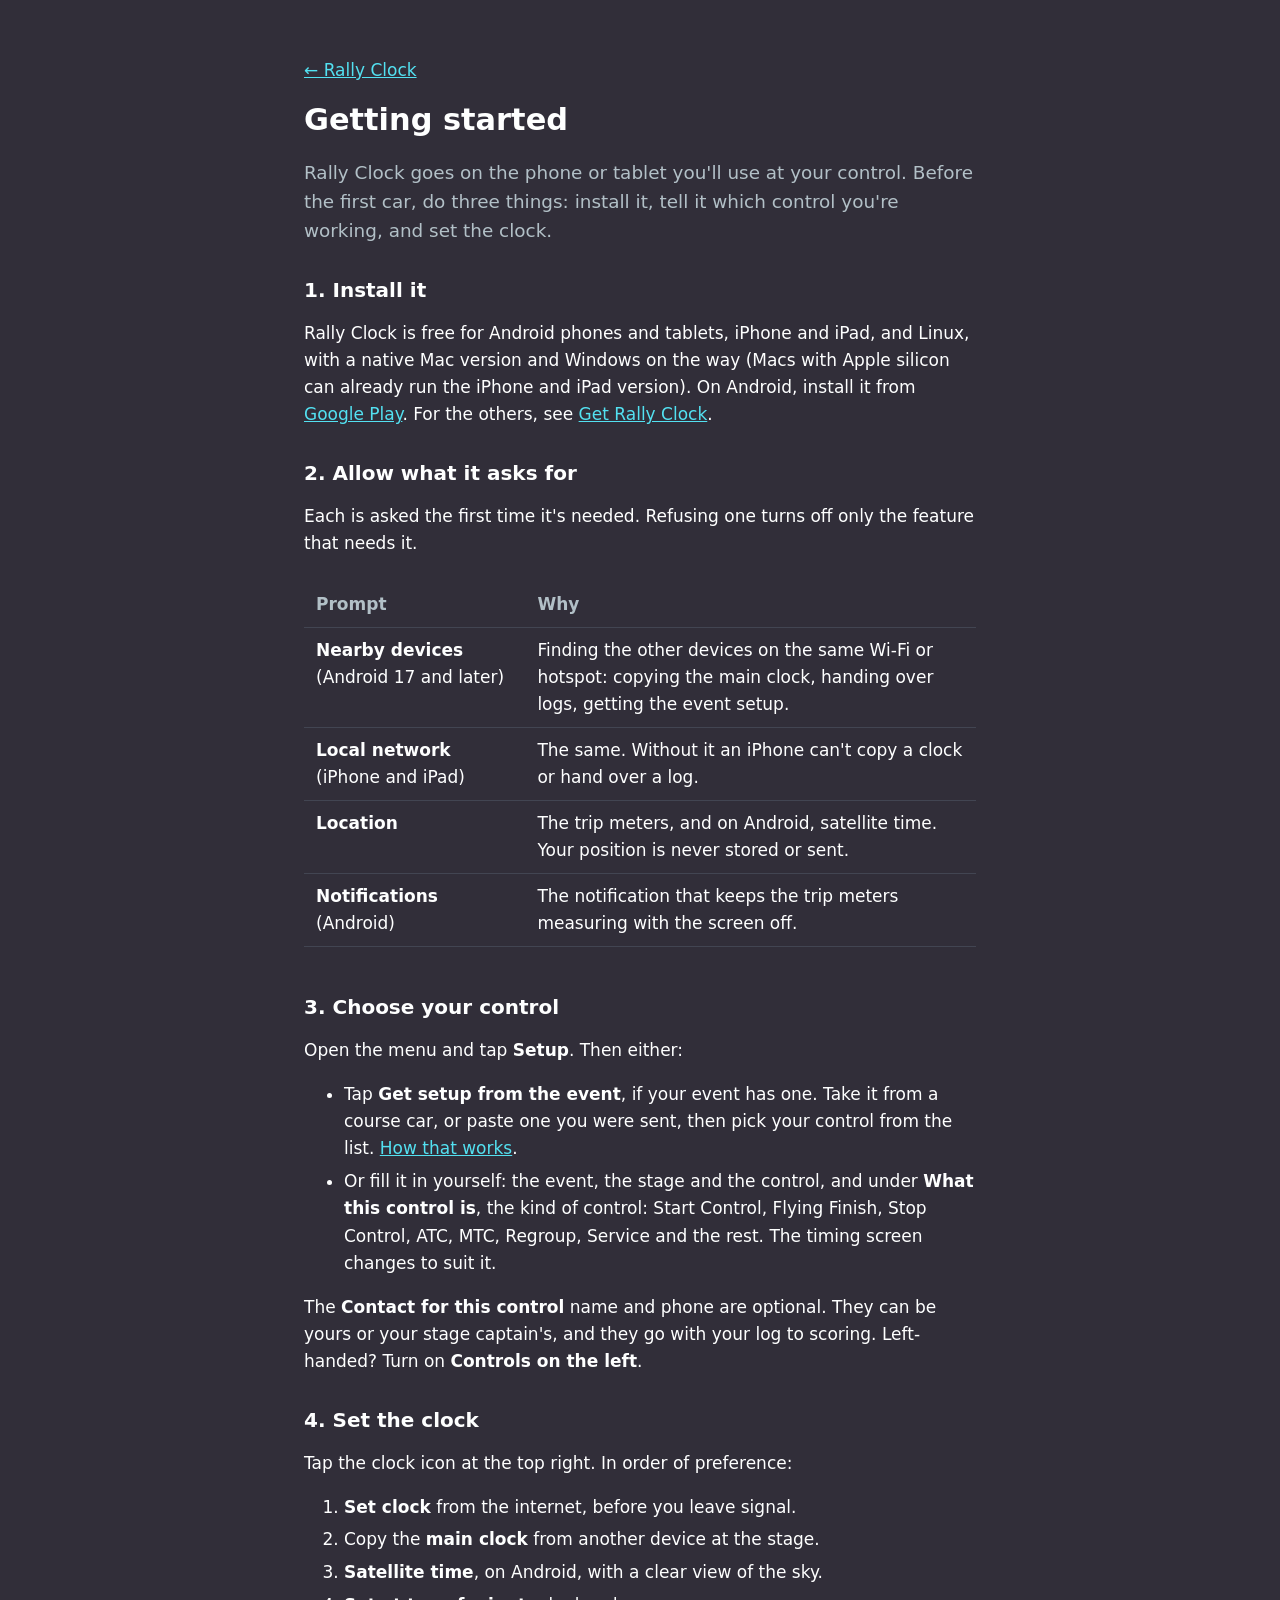
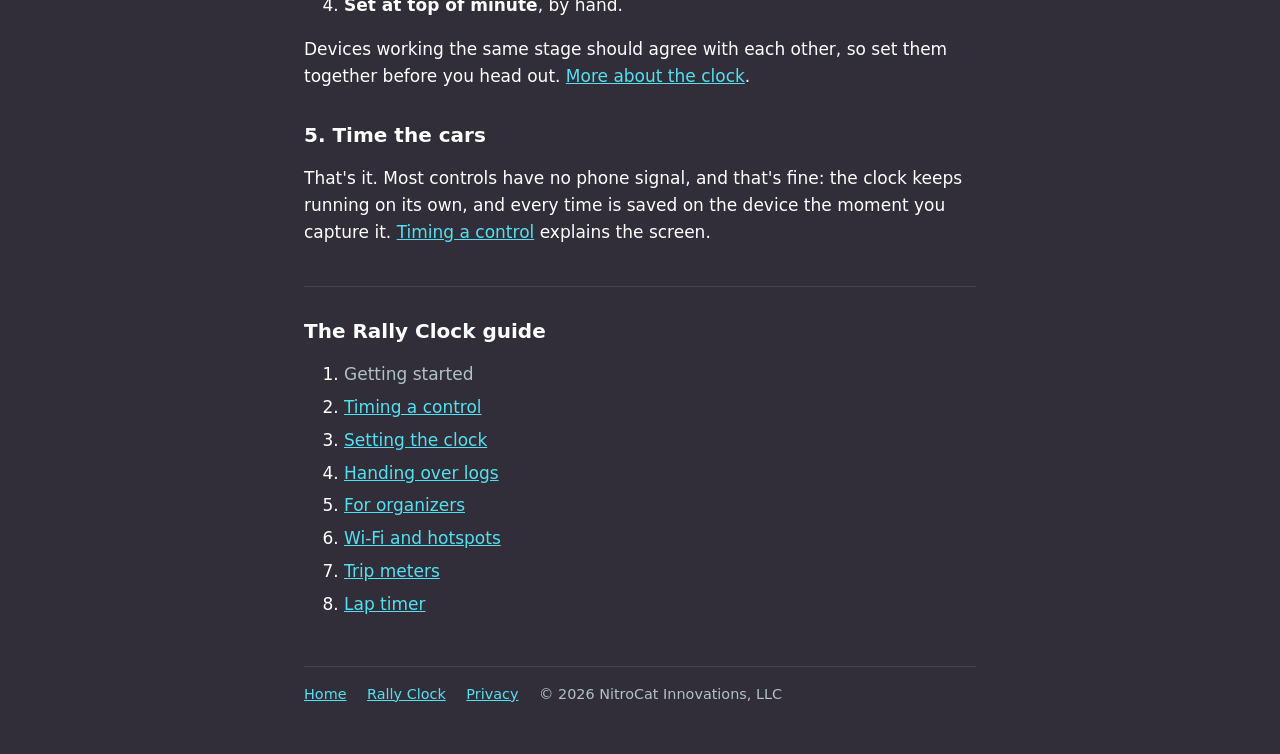
<file: rallyclock-getting-started.html>
<!doctype html>
<html lang="en">
<head>
  <meta charset="utf-8">
  <meta name="viewport" content="width=device-width, initial-scale=1">
  <title>Getting started with Rally Clock</title>
  <meta name="description" content="Install Rally Clock, choose your control and set the clock before the first car: the first steps for rally control workers and marshals.">
  <link rel="canonical" href="https://nitrocatinnovations.com/rallyclock-getting-started.html">
  <link rel="icon" href="assets/apple-touch-icon.png" type="image/png" sizes="192x192">
  <link rel="icon" href="assets/favicon.png" type="image/png" sizes="48x48">
  <link rel="apple-touch-icon" href="assets/apple-touch-icon.png">
  <link rel="stylesheet" href="assets/style.css">
  <meta property="og:type" content="article">
  <meta property="og:site_name" content="NitroCat Innovations">
  <meta property="og:title" content="Getting started with Rally Clock">
  <meta property="og:description" content="Install Rally Clock, choose your control and set the clock before the first car: the first steps for rally control workers and marshals.">
  <meta property="og:url" content="https://nitrocatinnovations.com/rallyclock-getting-started.html">
  <meta property="og:image" content="https://nitrocatinnovations.com/assets/rallyclock-social.png">
  <meta property="og:image:width" content="1200">
  <meta property="og:image:height" content="630">
  <meta name="twitter:card" content="summary_large_image">
</head>
<body>
<main>
  <p><a href="rallyclock.html">← Rally Clock</a></p>

  <h1>Getting started</h1>
  <p class="lead">Rally Clock goes on the phone or tablet you'll use at your control. Before the first car, do three things: install it, tell it which control you're working, and set the clock.</p>

  <h2>1. Install it</h2>
  <p>Rally Clock is free for Android phones and tablets, iPhone and iPad, and Linux, with a native Mac version and Windows on the way (Macs with Apple silicon can already run the iPhone and iPad version). On Android, install it from <a href="https://play.google.com/store/apps/details?id=com.nitrocatinnovations.rallyclock">Google Play</a>. For the others, see <a href="rallyclock.html#get">Get Rally Clock</a>.</p>

  <h2>2. Allow what it asks for</h2>
  <p>Each is asked the first time it's needed. Refusing one turns off only the feature that needs it.</p>
  <div class="table-scroll">
    <table>
      <tr><th>Prompt</th><th>Why</th></tr>
      <tr><td><strong>Nearby devices</strong> (Android 17 and later)</td><td>Finding the other devices on the same Wi-Fi or hotspot: copying the main clock, handing over logs, getting the event setup.</td></tr>
      <tr><td><strong>Local network</strong> (iPhone and iPad)</td><td>The same. Without it an iPhone can't copy a clock or hand over a log.</td></tr>
      <tr><td><strong>Location</strong></td><td>The trip meters, and on Android, satellite time. Your position is never stored or sent.</td></tr>
      <tr><td><strong>Notifications</strong> (Android)</td><td>The notification that keeps the trip meters measuring with the screen off.</td></tr>
    </table>
  </div>

  <h2>3. Choose your control</h2>
  <p>Open the menu and tap <strong>Setup</strong>. Then either:</p>
  <ul>
    <li>Tap <strong>Get setup from the event</strong>, if your event has one. Take it from a course car, or paste one you were sent, then pick your control from the list. <a href="rallyclock-for-organizers.html#get-a-setup">How that works</a>.</li>
    <li>Or fill it in yourself: the event, the stage and the control, and under <strong>What this control is</strong>, the kind of control: Start Control, Flying Finish, Stop Control, ATC, MTC, Regroup, Service and the rest. The timing screen changes to suit it.</li>
  </ul>
  <p>The <strong>Contact for this control</strong> name and phone are optional. They can be yours or your stage captain's, and they go with your log to scoring. Left-handed? Turn on <strong>Controls on the left</strong>.</p>

  <h2>4. Set the clock</h2>
  <p>Tap the clock icon at the top right. In order of preference:</p>
  <ol>
    <li><strong>Set clock</strong> from the internet, before you leave signal.</li>
    <li>Copy the <strong>main clock</strong> from another device at the stage.</li>
    <li><strong>Satellite time</strong>, on Android, with a clear view of the sky.</li>
    <li><strong>Set at top of minute</strong>, by hand.</li>
  </ol>
  <p>Devices working the same stage should agree with each other, so set them together before you head out. <a href="rallyclock-setting-the-clock.html">More about the clock</a>.</p>

  <h2>5. Time the cars</h2>
  <p>That's it. Most controls have no phone signal, and that's fine: the clock keeps running on its own, and every time is saved on the device the moment you capture it. <a href="rallyclock-timing-a-control.html">Timing a control</a> explains the screen.</p>

  <nav class="guide-nav" aria-label="Rally Clock guide">
    <h2>The Rally Clock guide</h2>
    <ol>
      <li><span aria-current="page">Getting started</span></li>
      <li><a href="rallyclock-timing-a-control.html">Timing a control</a></li>
      <li><a href="rallyclock-setting-the-clock.html">Setting the clock</a></li>
      <li><a href="rallyclock-handing-over-logs.html">Handing over logs</a></li>
      <li><a href="rallyclock-for-organizers.html">For organizers</a></li>
      <li><a href="rallyclock-wifi-and-hotspots.html">Wi-Fi and hotspots</a></li>
      <li><a href="rallyclock-trip-meters.html">Trip meters</a></li>
      <li><a href="rallyclock-lap-timer.html">Lap timer</a></li>
    </ol>
  </nav>

  <footer>
    <a href="index.html">Home</a>
    <a href="rallyclock.html">Rally Clock</a>
    <a href="privacy-rallyclock.html">Privacy</a>
    <span>© 2026 NitroCat Innovations, LLC</span>
  </footer>
</main>
</body>
</html>
</file>
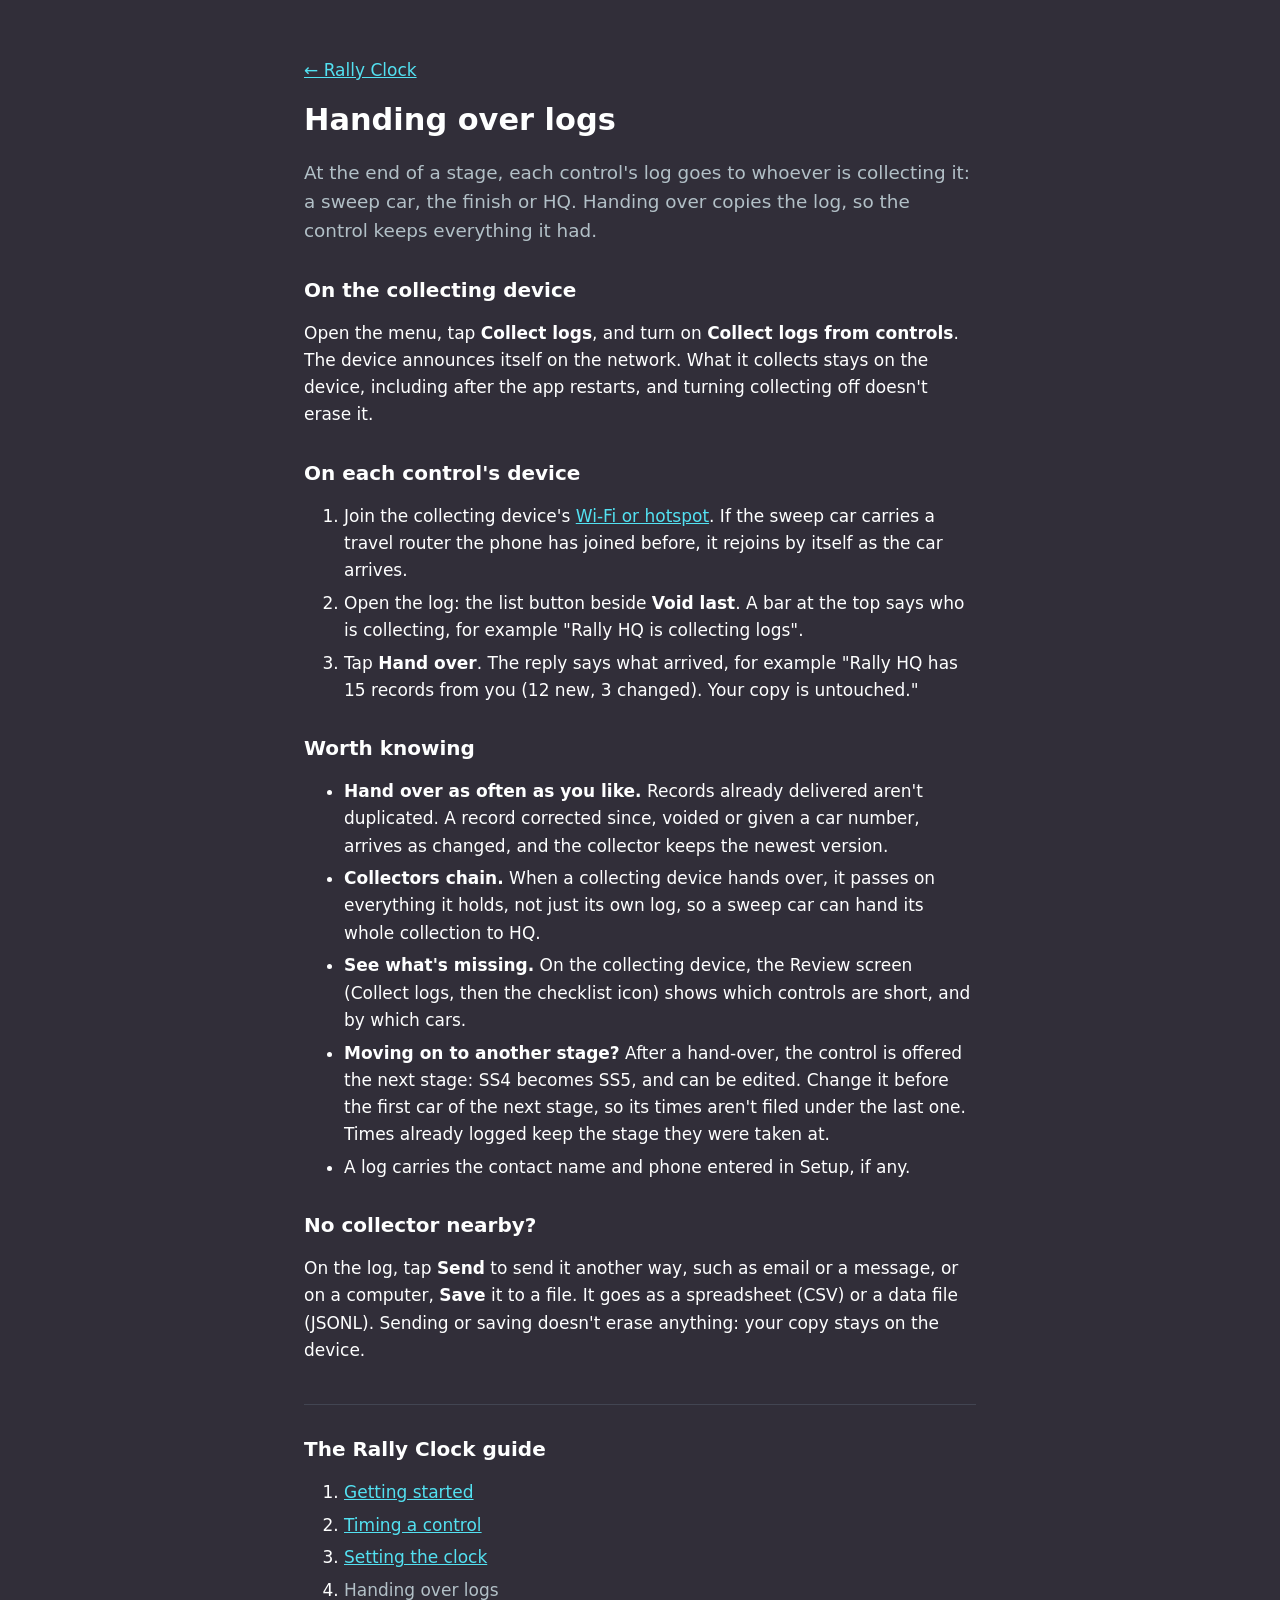
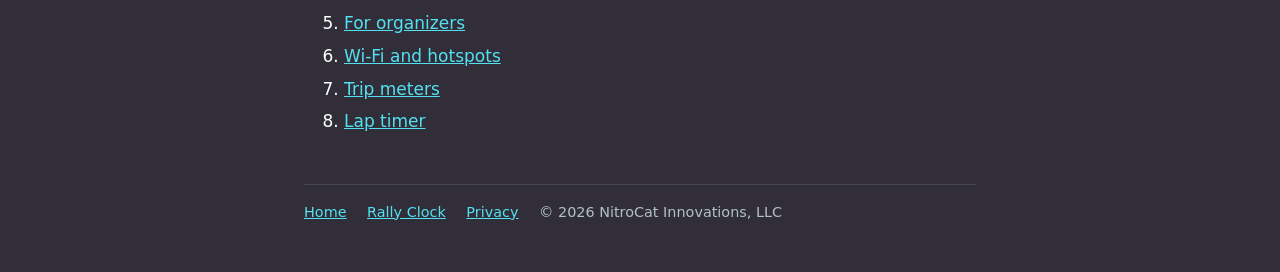
<file: rallyclock-handing-over-logs.html>
<!doctype html>
<html lang="en">
<head>
  <meta charset="utf-8">
  <meta name="viewport" content="width=device-width, initial-scale=1">
  <title>Handing over and collecting logs in Rally Clock</title>
  <meta name="description" content="Hand a control's log to a sweep car or HQ over Wi-Fi or a hotspot, collect every control's log, see which cars are missing, and send logs on.">
  <link rel="canonical" href="https://nitrocatinnovations.com/rallyclock-handing-over-logs.html">
  <link rel="icon" href="assets/apple-touch-icon.png" type="image/png" sizes="192x192">
  <link rel="icon" href="assets/favicon.png" type="image/png" sizes="48x48">
  <link rel="apple-touch-icon" href="assets/apple-touch-icon.png">
  <link rel="stylesheet" href="assets/style.css">
  <meta property="og:type" content="article">
  <meta property="og:site_name" content="NitroCat Innovations">
  <meta property="og:title" content="Handing over and collecting logs in Rally Clock">
  <meta property="og:description" content="Hand a control's log to a sweep car or HQ over Wi-Fi or a hotspot, collect every control's log, see which cars are missing, and send logs on.">
  <meta property="og:url" content="https://nitrocatinnovations.com/rallyclock-handing-over-logs.html">
  <meta property="og:image" content="https://nitrocatinnovations.com/assets/rallyclock-social.png">
  <meta property="og:image:width" content="1200">
  <meta property="og:image:height" content="630">
  <meta name="twitter:card" content="summary_large_image">
</head>
<body>
<main>
  <p><a href="rallyclock.html">← Rally Clock</a></p>

  <h1>Handing over logs</h1>
  <p class="lead">At the end of a stage, each control's log goes to whoever is collecting it: a sweep car, the finish or HQ. Handing over copies the log, so the control keeps everything it had.</p>

  <h2>On the collecting device</h2>
  <p>Open the menu, tap <strong>Collect logs</strong>, and turn on <strong>Collect logs from controls</strong>. The device announces itself on the network. What it collects stays on the device, including after the app restarts, and turning collecting off doesn't erase it.</p>

  <h2>On each control's device</h2>
  <ol>
    <li>Join the collecting device's <a href="rallyclock-wifi-and-hotspots.html">Wi-Fi or hotspot</a>. If the sweep car carries a travel router the phone has joined before, it rejoins by itself as the car arrives.</li>
    <li>Open the log: the list button beside <strong>Void last</strong>. A bar at the top says who is collecting, for example "Rally HQ is collecting logs".</li>
    <li>Tap <strong>Hand over</strong>. The reply says what arrived, for example "Rally HQ has 15 records from you (12 new, 3 changed). Your copy is untouched."</li>
  </ol>

  <h2>Worth knowing</h2>
  <ul>
    <li><strong>Hand over as often as you like.</strong> Records already delivered aren't duplicated. A record corrected since, voided or given a car number, arrives as changed, and the collector keeps the newest version.</li>
    <li><strong>Collectors chain.</strong> When a collecting device hands over, it passes on everything it holds, not just its own log, so a sweep car can hand its whole collection to HQ.</li>
    <li><strong>See what's missing.</strong> On the collecting device, the Review screen (Collect logs, then the checklist icon) shows which controls are short, and by which cars.</li>
    <li><strong>Moving on to another stage?</strong> After a hand-over, the control is offered the next stage: SS4 becomes SS5, and can be edited. Change it before the first car of the next stage, so its times aren't filed under the last one. Times already logged keep the stage they were taken at.</li>
    <li>A log carries the contact name and phone entered in Setup, if any.</li>
  </ul>

  <h2>No collector nearby?</h2>
  <p>On the log, tap <strong>Send</strong> to send it another way, such as email or a message, or on a computer, <strong>Save</strong> it to a file. It goes as a spreadsheet (CSV) or a data file (JSONL). Sending or saving doesn't erase anything: your copy stays on the device.</p>

  <nav class="guide-nav" aria-label="Rally Clock guide">
    <h2>The Rally Clock guide</h2>
    <ol>
      <li><a href="rallyclock-getting-started.html">Getting started</a></li>
      <li><a href="rallyclock-timing-a-control.html">Timing a control</a></li>
      <li><a href="rallyclock-setting-the-clock.html">Setting the clock</a></li>
      <li><span aria-current="page">Handing over logs</span></li>
      <li><a href="rallyclock-for-organizers.html">For organizers</a></li>
      <li><a href="rallyclock-wifi-and-hotspots.html">Wi-Fi and hotspots</a></li>
      <li><a href="rallyclock-trip-meters.html">Trip meters</a></li>
      <li><a href="rallyclock-lap-timer.html">Lap timer</a></li>
    </ol>
  </nav>

  <footer>
    <a href="index.html">Home</a>
    <a href="rallyclock.html">Rally Clock</a>
    <a href="privacy-rallyclock.html">Privacy</a>
    <span>© 2026 NitroCat Innovations, LLC</span>
  </footer>
</main>
</body>
</html>
</file>
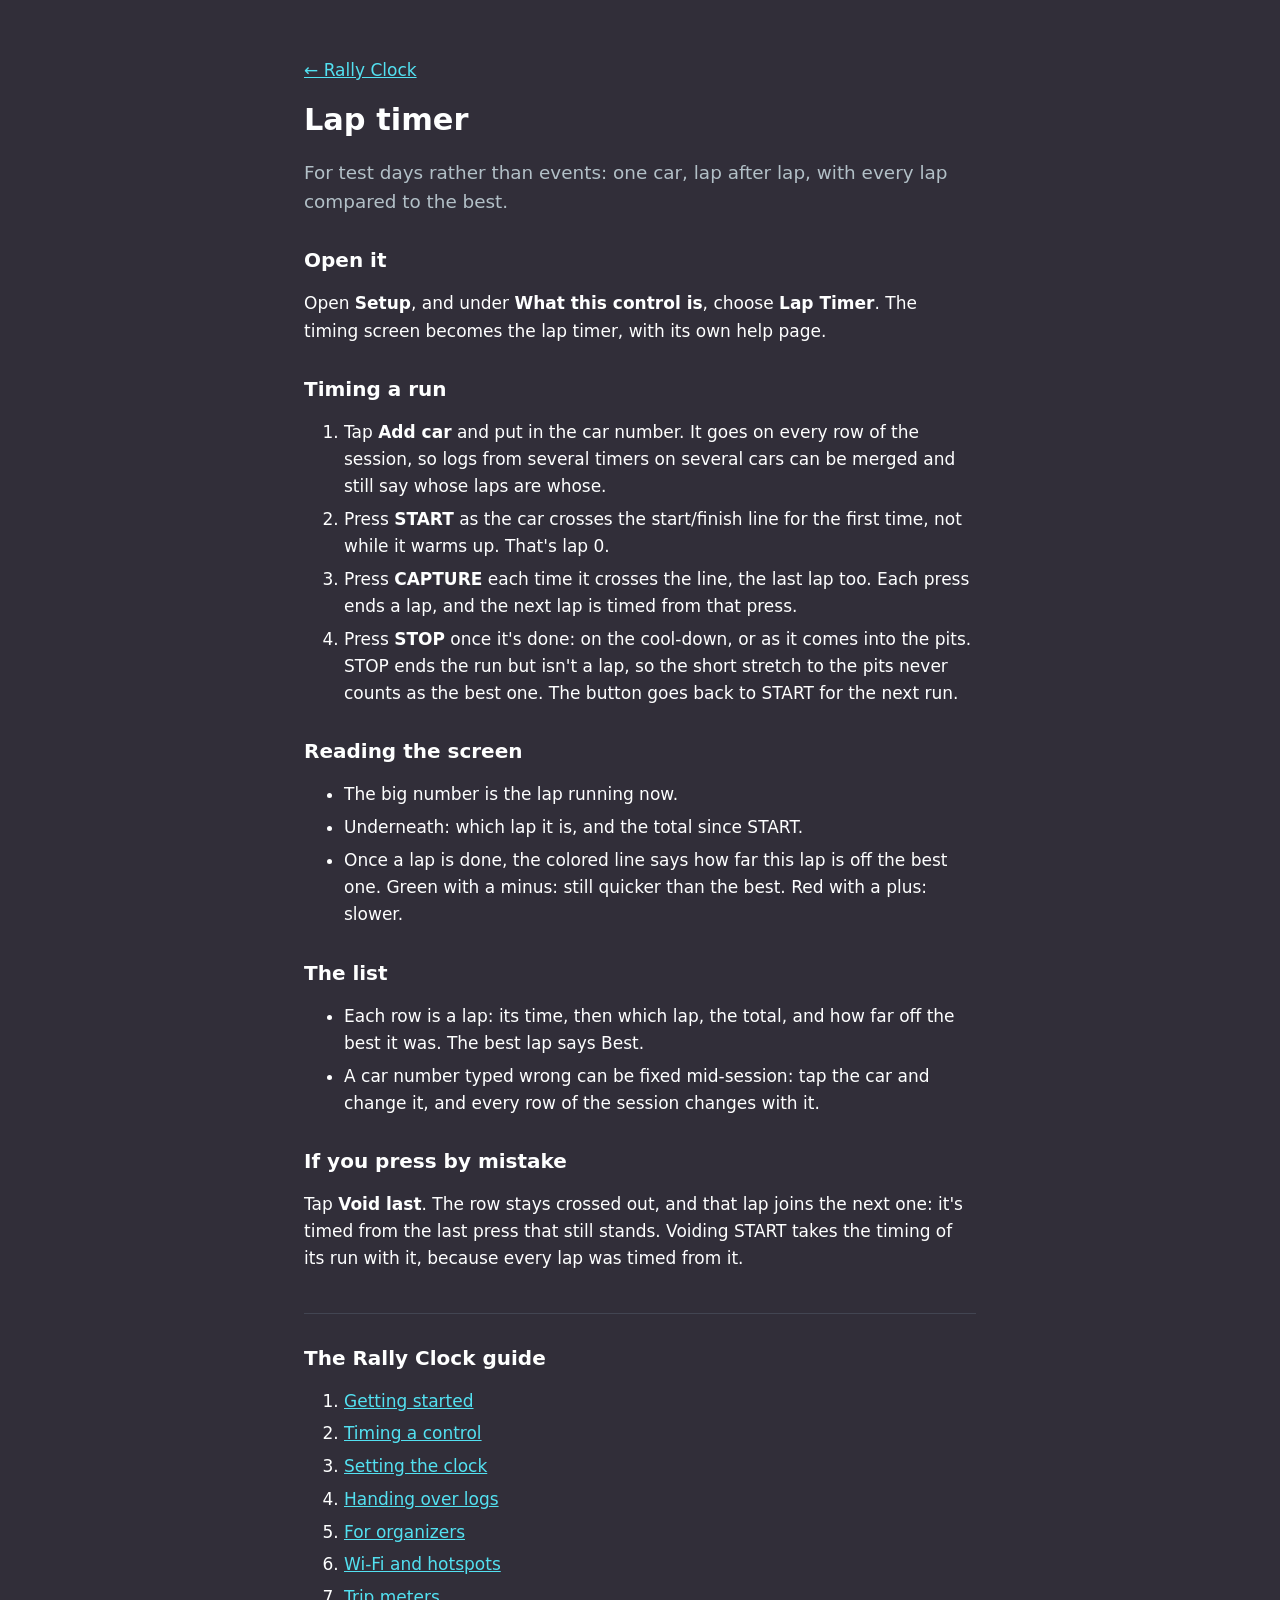
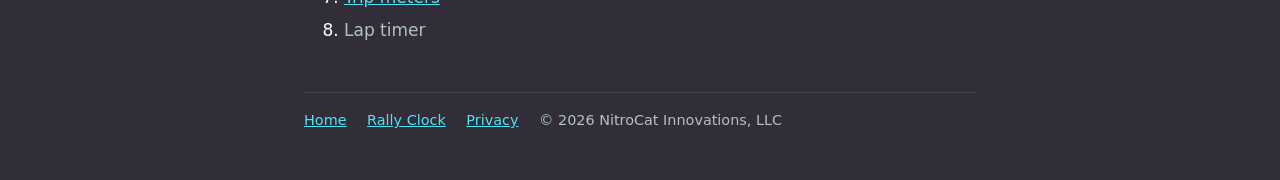
<file: rallyclock-lap-timer.html>
<!doctype html>
<html lang="en">
<head>
  <meta charset="utf-8">
  <meta name="viewport" content="width=device-width, initial-scale=1">
  <title>The Rally Clock lap timer</title>
  <meta name="description" content="Time laps on a test day with Rally Clock: START as the car first crosses the line, CAPTURE every lap, STOP on the cool-down, and compare laps.">
  <link rel="canonical" href="https://nitrocatinnovations.com/rallyclock-lap-timer.html">
  <link rel="icon" href="assets/apple-touch-icon.png" type="image/png" sizes="192x192">
  <link rel="icon" href="assets/favicon.png" type="image/png" sizes="48x48">
  <link rel="apple-touch-icon" href="assets/apple-touch-icon.png">
  <link rel="stylesheet" href="assets/style.css">
  <meta property="og:type" content="article">
  <meta property="og:site_name" content="NitroCat Innovations">
  <meta property="og:title" content="The Rally Clock lap timer">
  <meta property="og:description" content="Time laps on a test day with Rally Clock: START as the car first crosses the line, CAPTURE every lap, STOP on the cool-down, and compare laps.">
  <meta property="og:url" content="https://nitrocatinnovations.com/rallyclock-lap-timer.html">
  <meta property="og:image" content="https://nitrocatinnovations.com/assets/rallyclock-social.png">
  <meta property="og:image:width" content="1200">
  <meta property="og:image:height" content="630">
  <meta name="twitter:card" content="summary_large_image">
</head>
<body>
<main>
  <p><a href="rallyclock.html">← Rally Clock</a></p>

  <h1>Lap timer</h1>
  <p class="lead">For test days rather than events: one car, lap after lap, with every lap compared to the best.</p>

  <h2>Open it</h2>
  <p>Open <strong>Setup</strong>, and under <strong>What this control is</strong>, choose <strong>Lap Timer</strong>. The timing screen becomes the lap timer, with its own help page.</p>

  <h2>Timing a run</h2>
  <ol>
    <li>Tap <strong>Add car</strong> and put in the car number. It goes on every row of the session, so logs from several timers on several cars can be merged and still say whose laps are whose.</li>
    <li>Press <strong>START</strong> as the car crosses the start/finish line for the first time, not while it warms up. That's lap 0.</li>
    <li>Press <strong>CAPTURE</strong> each time it crosses the line, the last lap too. Each press ends a lap, and the next lap is timed from that press.</li>
    <li>Press <strong>STOP</strong> once it's done: on the cool-down, or as it comes into the pits. STOP ends the run but isn't a lap, so the short stretch to the pits never counts as the best one. The button goes back to START for the next run.</li>
  </ol>

  <h2>Reading the screen</h2>
  <ul>
    <li>The big number is the lap running now.</li>
    <li>Underneath: which lap it is, and the total since START.</li>
    <li>Once a lap is done, the colored line says how far this lap is off the best one. Green with a minus: still quicker than the best. Red with a plus: slower.</li>
  </ul>

  <h2>The list</h2>
  <ul>
    <li>Each row is a lap: its time, then which lap, the total, and how far off the best it was. The best lap says Best.</li>
    <li>A car number typed wrong can be fixed mid-session: tap the car and change it, and every row of the session changes with it.</li>
  </ul>

  <h2>If you press by mistake</h2>
  <p>Tap <strong>Void last</strong>. The row stays crossed out, and that lap joins the next one: it's timed from the last press that still stands. Voiding START takes the timing of its run with it, because every lap was timed from it.</p>

  <nav class="guide-nav" aria-label="Rally Clock guide">
    <h2>The Rally Clock guide</h2>
    <ol>
      <li><a href="rallyclock-getting-started.html">Getting started</a></li>
      <li><a href="rallyclock-timing-a-control.html">Timing a control</a></li>
      <li><a href="rallyclock-setting-the-clock.html">Setting the clock</a></li>
      <li><a href="rallyclock-handing-over-logs.html">Handing over logs</a></li>
      <li><a href="rallyclock-for-organizers.html">For organizers</a></li>
      <li><a href="rallyclock-wifi-and-hotspots.html">Wi-Fi and hotspots</a></li>
      <li><a href="rallyclock-trip-meters.html">Trip meters</a></li>
      <li><span aria-current="page">Lap timer</span></li>
    </ol>
  </nav>

  <footer>
    <a href="index.html">Home</a>
    <a href="rallyclock.html">Rally Clock</a>
    <a href="privacy-rallyclock.html">Privacy</a>
    <span>© 2026 NitroCat Innovations, LLC</span>
  </footer>
</main>
</body>
</html>
</file>
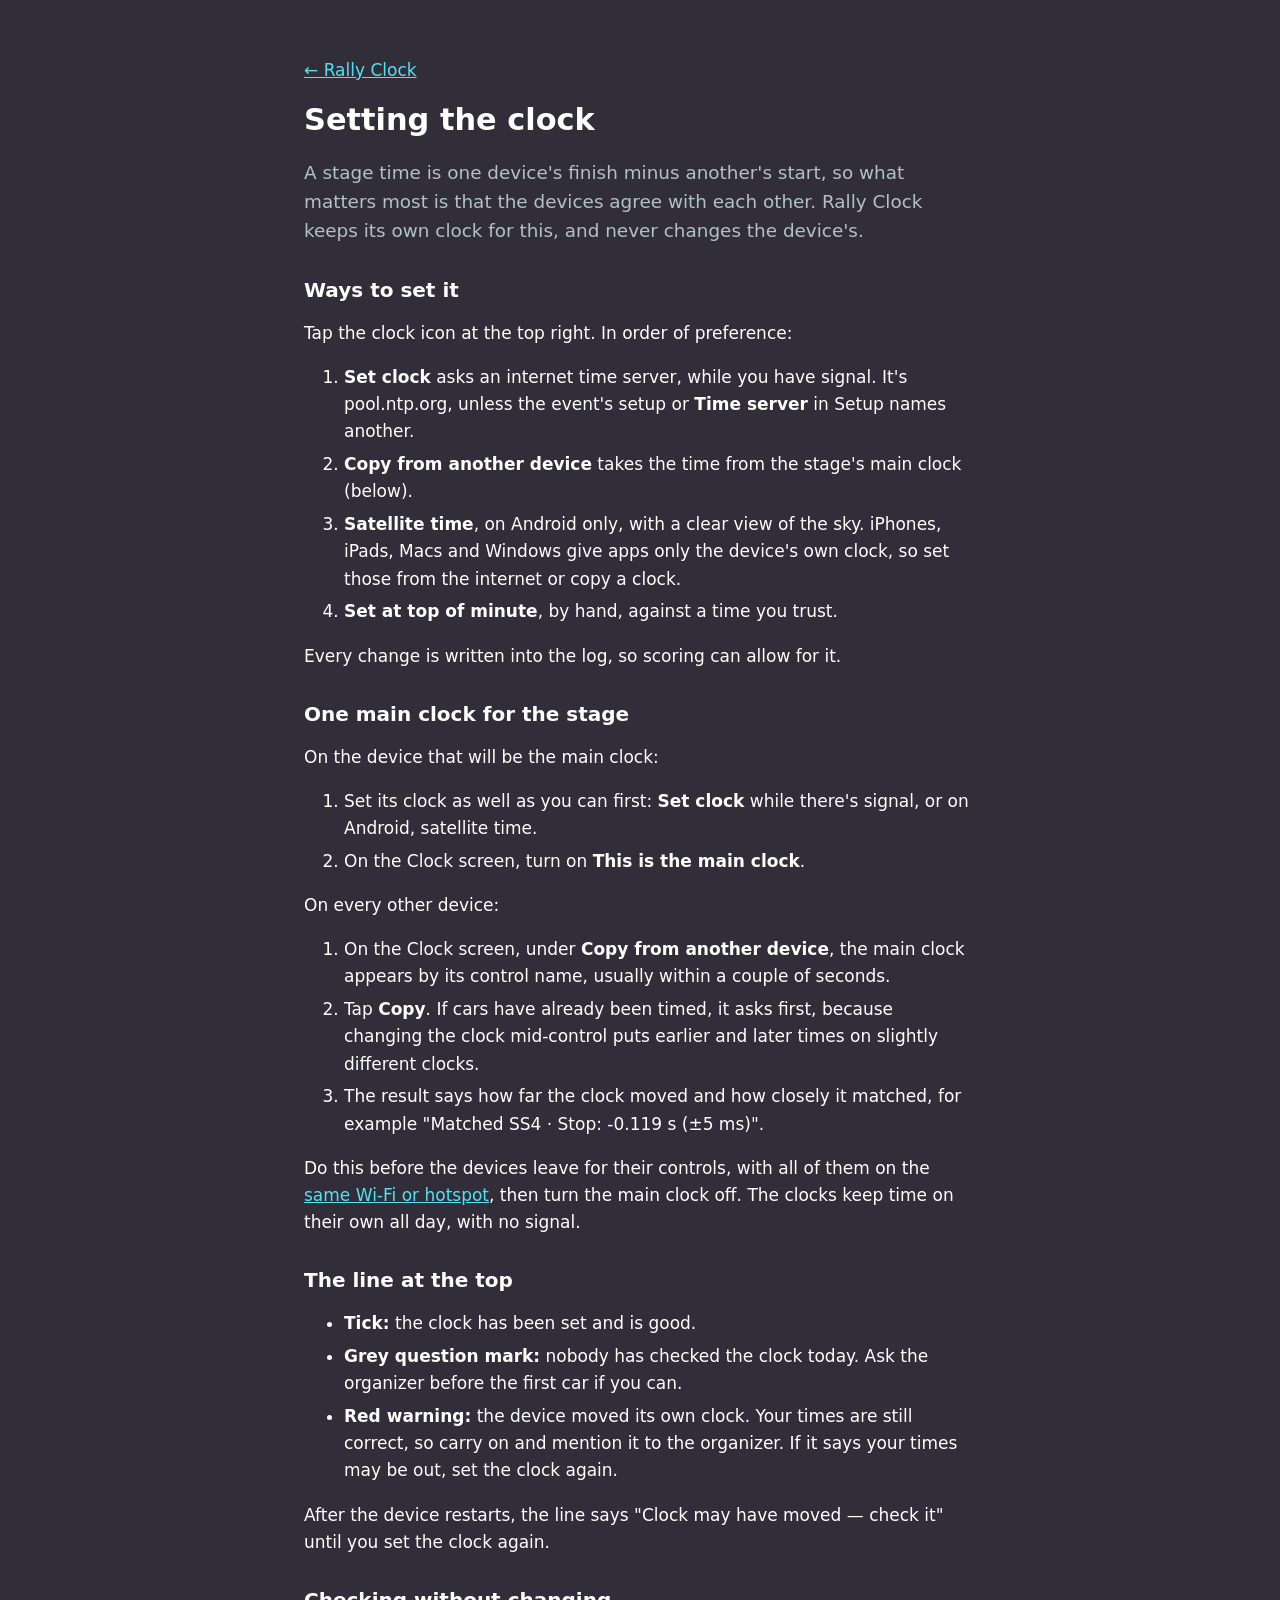
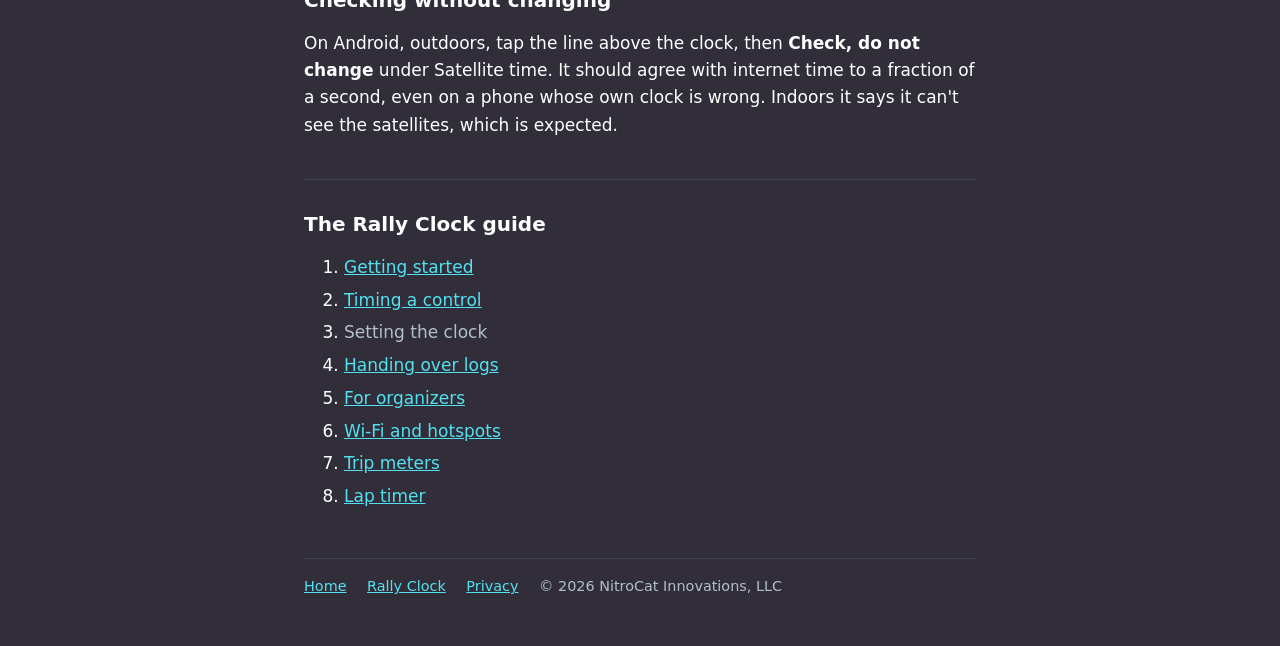
<file: rallyclock-setting-the-clock.html>
<!doctype html>
<html lang="en">
<head>
  <meta charset="utf-8">
  <meta name="viewport" content="width=device-width, initial-scale=1">
  <title>Setting the clock in Rally Clock</title>
  <meta name="description" content="Set Rally Clock from a time server, copy one main clock to every device at a stage, or set it by hand, and read what the clock line says.">
  <link rel="canonical" href="https://nitrocatinnovations.com/rallyclock-setting-the-clock.html">
  <link rel="icon" href="assets/apple-touch-icon.png" type="image/png" sizes="192x192">
  <link rel="icon" href="assets/favicon.png" type="image/png" sizes="48x48">
  <link rel="apple-touch-icon" href="assets/apple-touch-icon.png">
  <link rel="stylesheet" href="assets/style.css">
  <meta property="og:type" content="article">
  <meta property="og:site_name" content="NitroCat Innovations">
  <meta property="og:title" content="Setting the clock in Rally Clock">
  <meta property="og:description" content="Set Rally Clock from a time server, copy one main clock to every device at a stage, or set it by hand, and read what the clock line says.">
  <meta property="og:url" content="https://nitrocatinnovations.com/rallyclock-setting-the-clock.html">
  <meta property="og:image" content="https://nitrocatinnovations.com/assets/rallyclock-social.png">
  <meta property="og:image:width" content="1200">
  <meta property="og:image:height" content="630">
  <meta name="twitter:card" content="summary_large_image">
</head>
<body>
<main>
  <p><a href="rallyclock.html">← Rally Clock</a></p>

  <h1>Setting the clock</h1>
  <p class="lead">A stage time is one device's finish minus another's start, so what matters most is that the devices agree with each other. Rally Clock keeps its own clock for this, and never changes the device's.</p>

  <h2>Ways to set it</h2>
  <p>Tap the clock icon at the top right. In order of preference:</p>
  <ol>
    <li><strong>Set clock</strong> asks an internet time server, while you have signal. It's pool.ntp.org, unless the event's setup or <strong>Time server</strong> in Setup names another.</li>
    <li><strong>Copy from another device</strong> takes the time from the stage's main clock (below).</li>
    <li><strong>Satellite time</strong>, on Android only, with a clear view of the sky. iPhones, iPads, Macs and Windows give apps only the device's own clock, so set those from the internet or copy a clock.</li>
    <li><strong>Set at top of minute</strong>, by hand, against a time you trust.</li>
  </ol>
  <p>Every change is written into the log, so scoring can allow for it.</p>

  <h2>One main clock for the stage</h2>
  <p>On the device that will be the main clock:</p>
  <ol>
    <li>Set its clock as well as you can first: <strong>Set clock</strong> while there's signal, or on Android, satellite time.</li>
    <li>On the Clock screen, turn on <strong>This is the main clock</strong>.</li>
  </ol>
  <p>On every other device:</p>
  <ol>
    <li>On the Clock screen, under <strong>Copy from another device</strong>, the main clock appears by its control name, usually within a couple of seconds.</li>
    <li>Tap <strong>Copy</strong>. If cars have already been timed, it asks first, because changing the clock mid-control puts earlier and later times on slightly different clocks.</li>
    <li>The result says how far the clock moved and how closely it matched, for example "Matched SS4 · Stop: -0.119 s (±5 ms)".</li>
  </ol>
  <p>Do this before the devices leave for their controls, with all of them on the <a href="rallyclock-wifi-and-hotspots.html">same Wi-Fi or hotspot</a>, then turn the main clock off. The clocks keep time on their own all day, with no signal.</p>

  <h2>The line at the top</h2>
  <ul>
    <li><strong>Tick:</strong> the clock has been set and is good.</li>
    <li><strong>Grey question mark:</strong> nobody has checked the clock today. Ask the organizer before the first car if you can.</li>
    <li><strong>Red warning:</strong> the device moved its own clock. Your times are still correct, so carry on and mention it to the organizer. If it says your times may be out, set the clock again.</li>
  </ul>
  <p>After the device restarts, the line says "Clock may have moved — check it" until you set the clock again.</p>

  <h2>Checking without changing</h2>
  <p>On Android, outdoors, tap the line above the clock, then <strong>Check, do not change</strong> under Satellite time. It should agree with internet time to a fraction of a second, even on a phone whose own clock is wrong. Indoors it says it can't see the satellites, which is expected.</p>

  <nav class="guide-nav" aria-label="Rally Clock guide">
    <h2>The Rally Clock guide</h2>
    <ol>
      <li><a href="rallyclock-getting-started.html">Getting started</a></li>
      <li><a href="rallyclock-timing-a-control.html">Timing a control</a></li>
      <li><span aria-current="page">Setting the clock</span></li>
      <li><a href="rallyclock-handing-over-logs.html">Handing over logs</a></li>
      <li><a href="rallyclock-for-organizers.html">For organizers</a></li>
      <li><a href="rallyclock-wifi-and-hotspots.html">Wi-Fi and hotspots</a></li>
      <li><a href="rallyclock-trip-meters.html">Trip meters</a></li>
      <li><a href="rallyclock-lap-timer.html">Lap timer</a></li>
    </ol>
  </nav>

  <footer>
    <a href="index.html">Home</a>
    <a href="rallyclock.html">Rally Clock</a>
    <a href="privacy-rallyclock.html">Privacy</a>
    <span>© 2026 NitroCat Innovations, LLC</span>
  </footer>
</main>
</body>
</html>
</file>
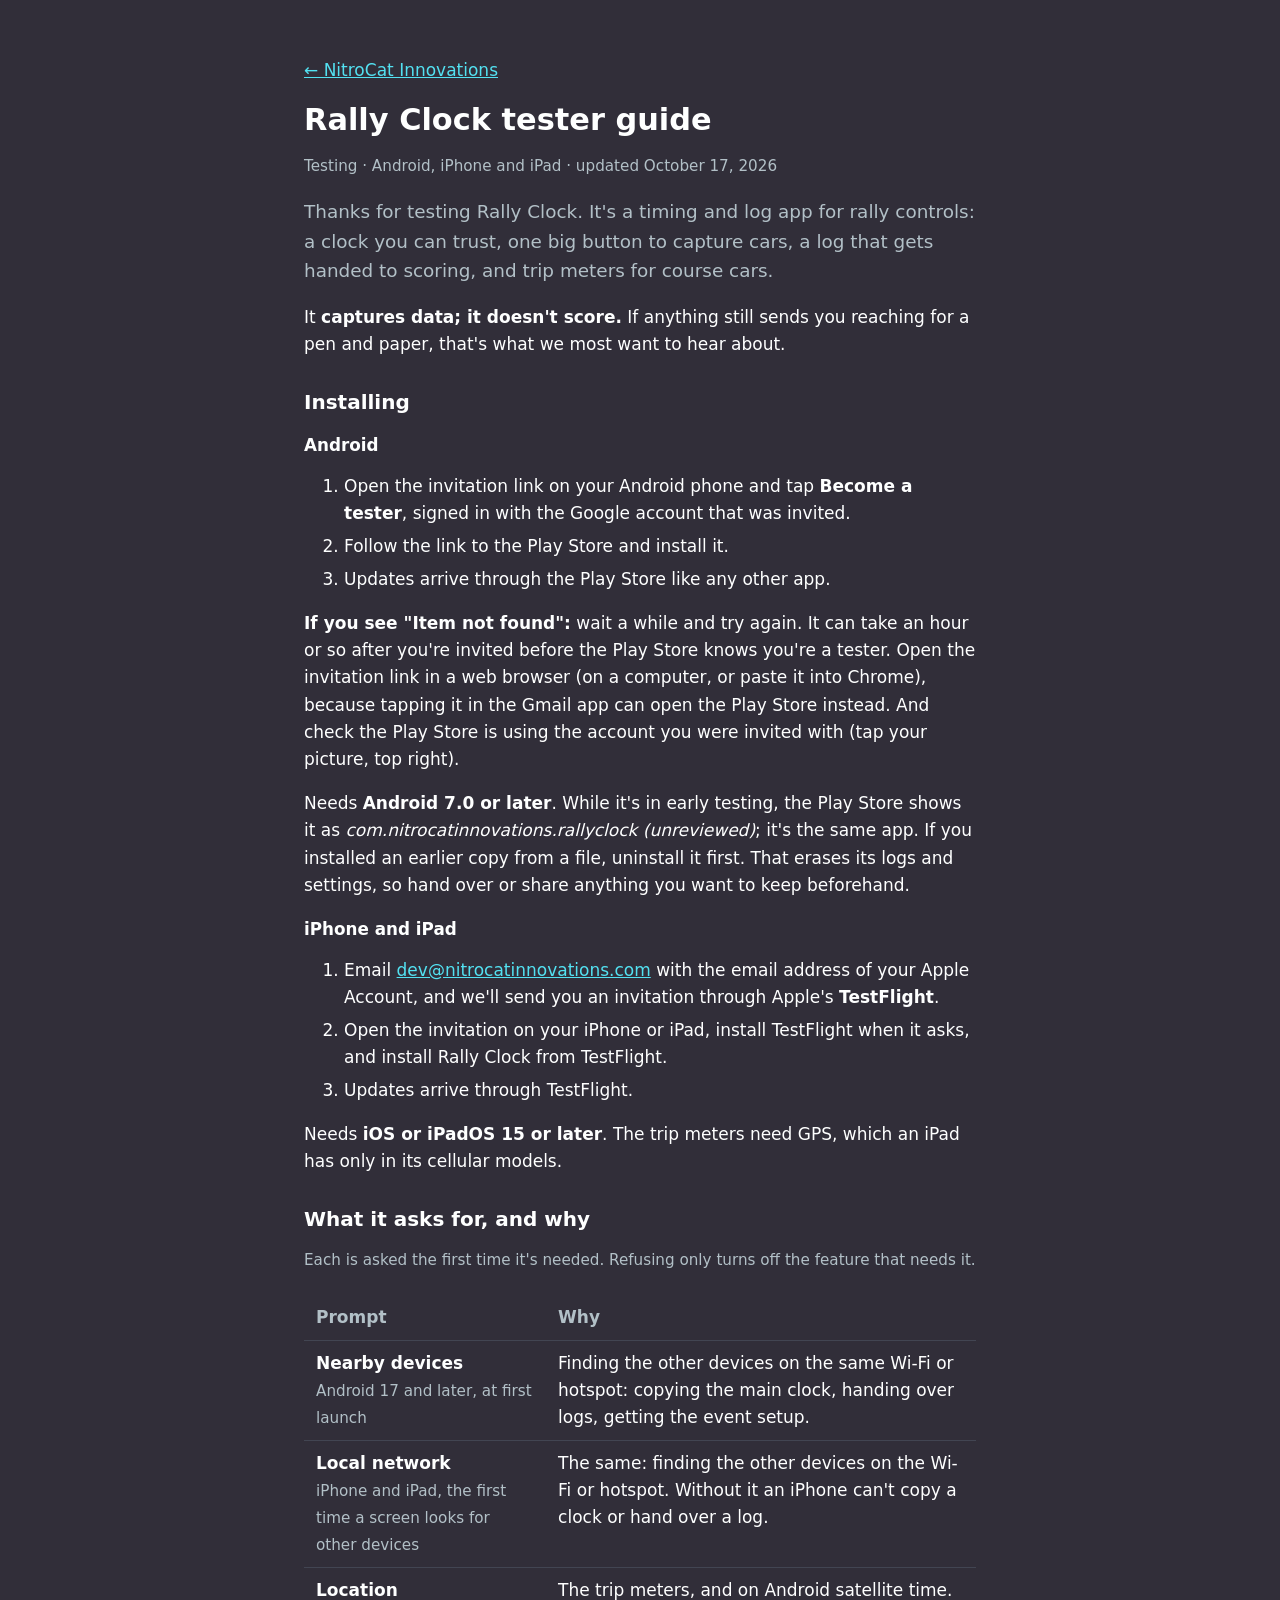
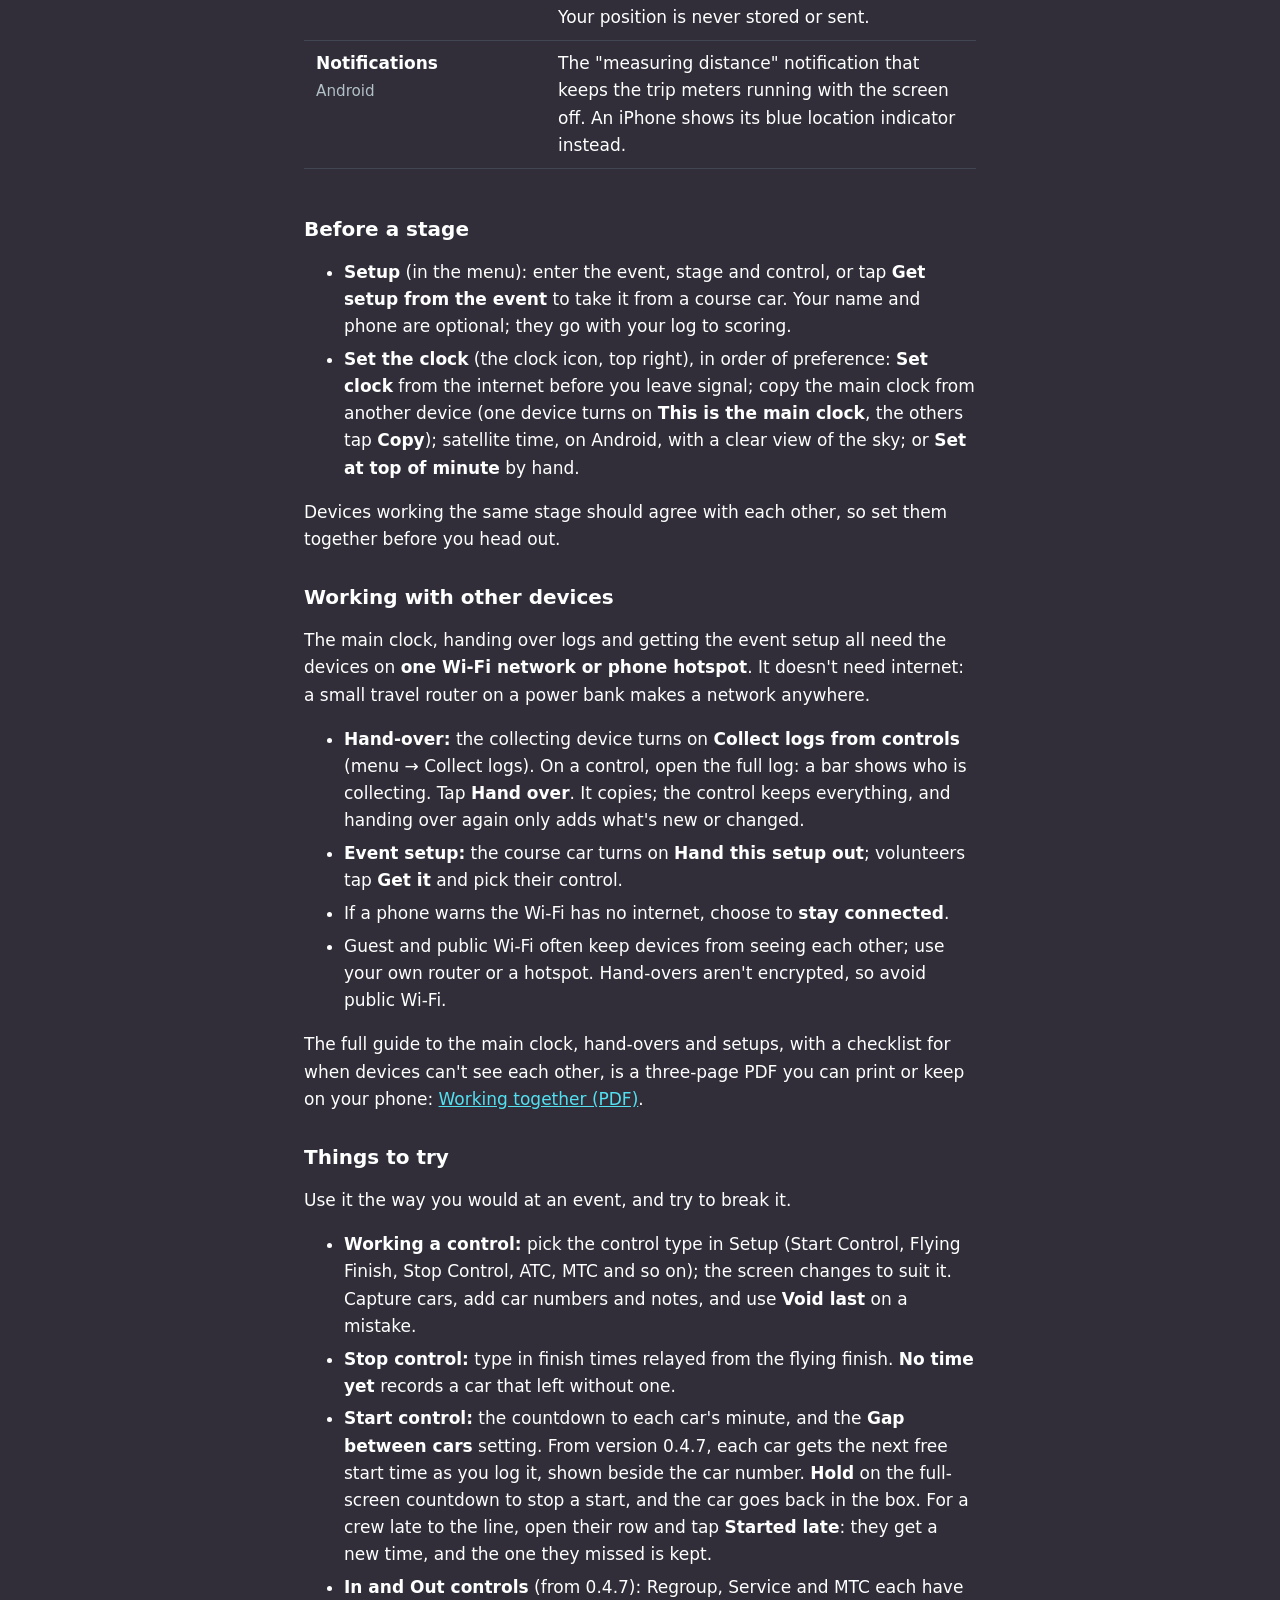
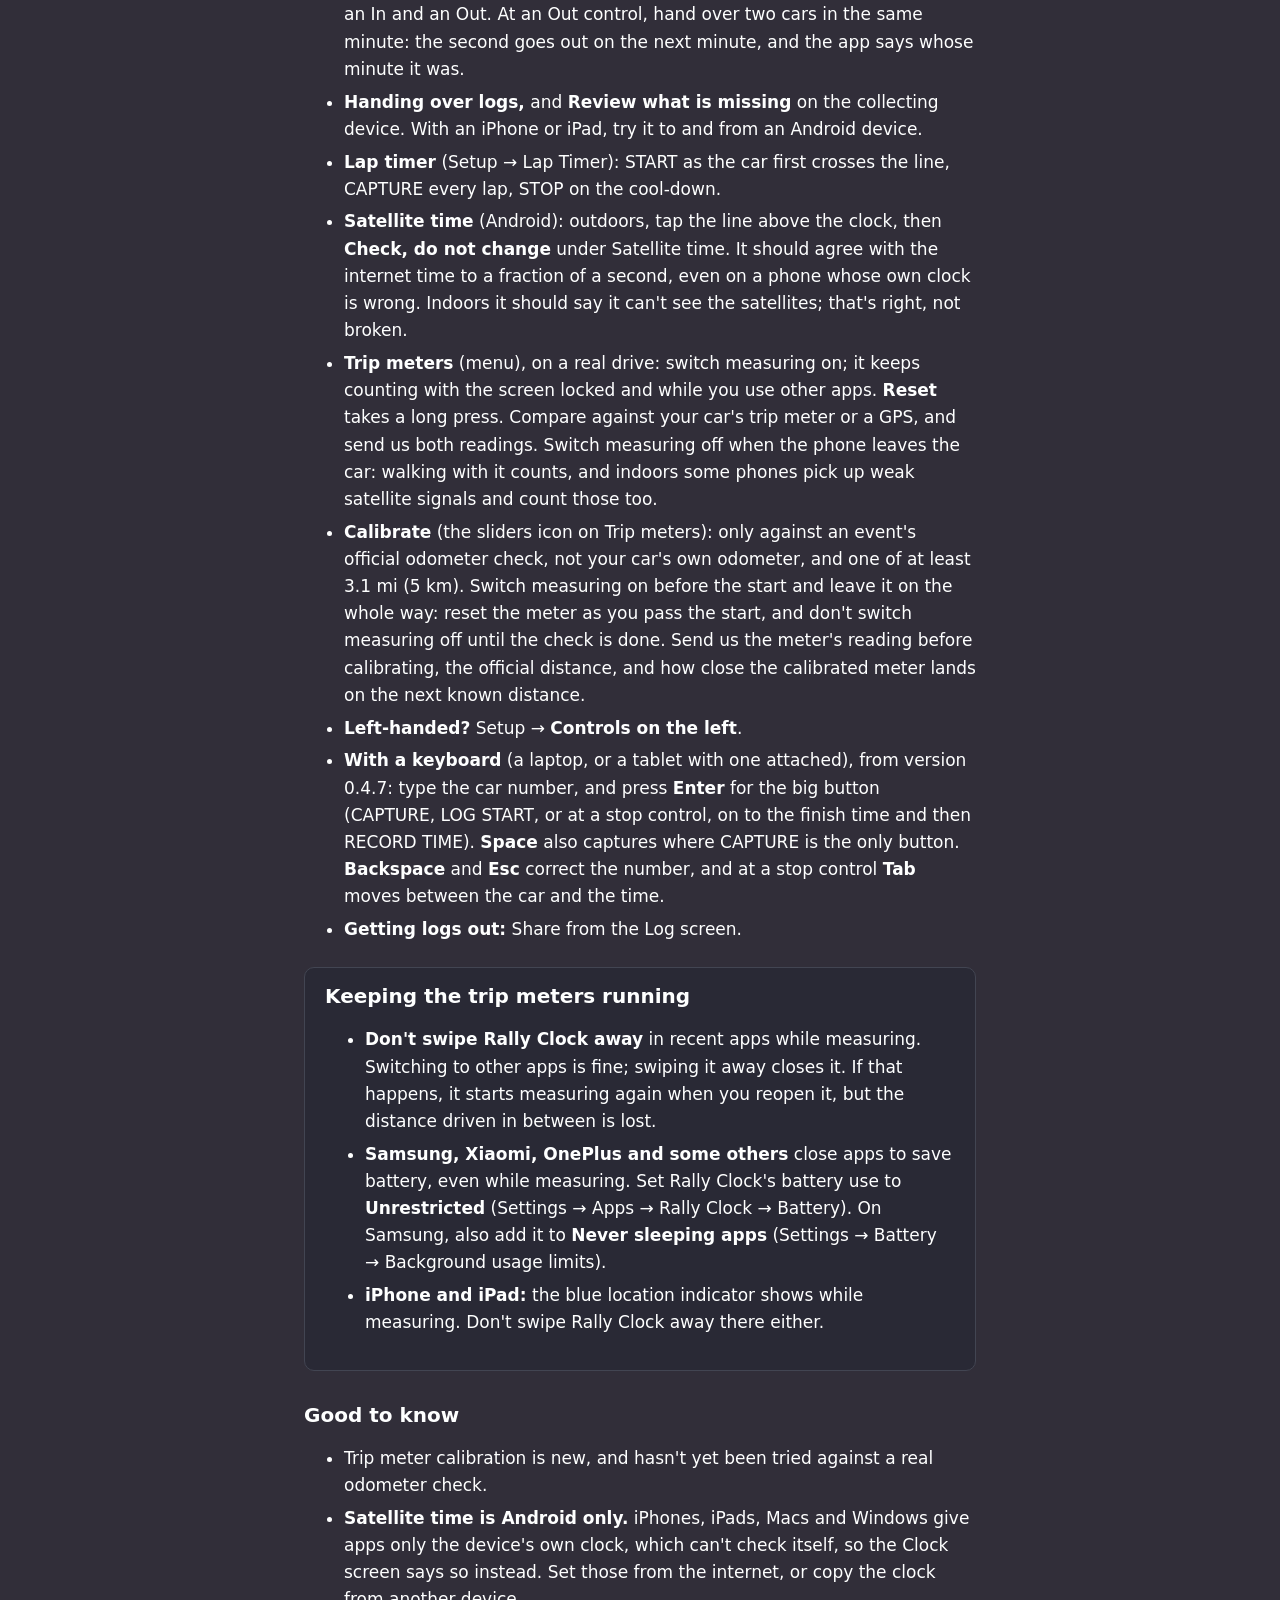
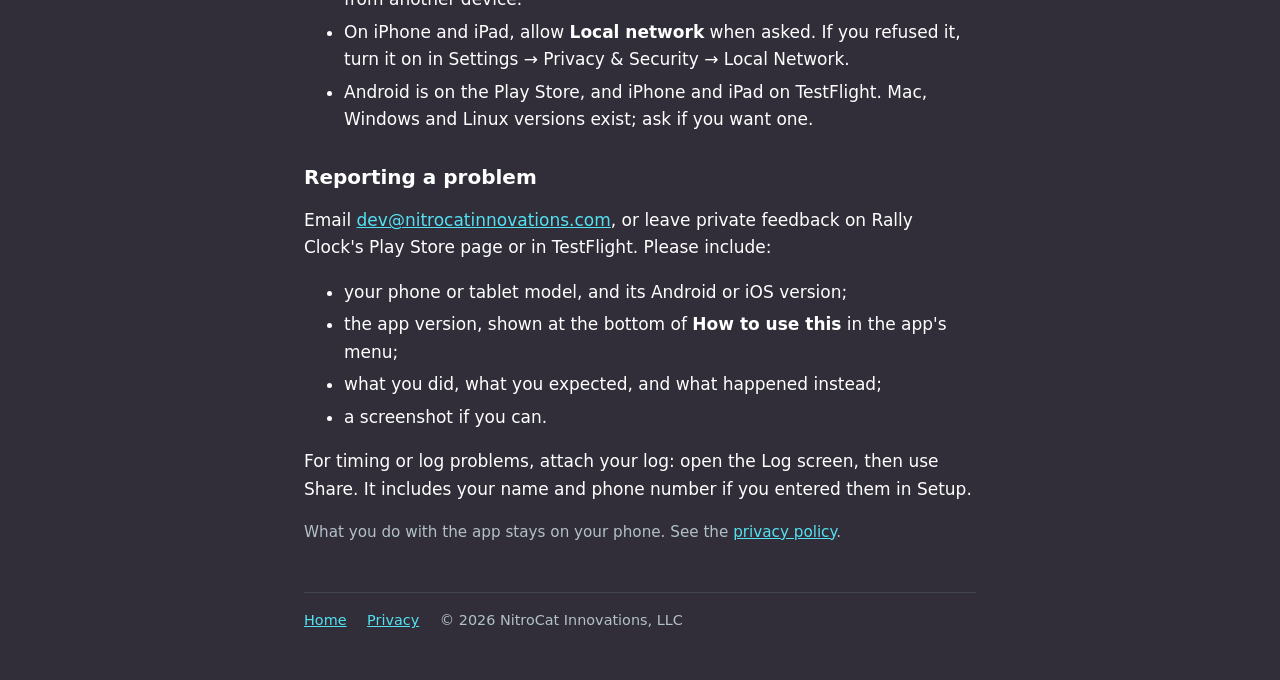
<file: rallyclock-testers.html>
<!doctype html>
<html lang="en">
<head>
  <meta charset="utf-8">
  <meta name="viewport" content="width=device-width, initial-scale=1">
  <title>Rally Clock tester guide — NitroCat Innovations</title>
  <meta name="description" content="How to install and test Rally Clock during internal testing.">
  <meta name="robots" content="noindex">
  <link rel="icon" href="assets/favicon.png" type="image/png">
  <link rel="apple-touch-icon" href="assets/apple-touch-icon.png">
  <link rel="stylesheet" href="assets/style.css">
</head>
<body>
<main>
  <p><a href="index.html">← NitroCat Innovations</a></p>

  <h1>Rally Clock tester guide</h1>
  <p class="meta">Testing · Android, iPhone and iPad · updated October 17, 2026</p>

  <p class="lead">Thanks for testing Rally Clock. It's a timing and log app for rally controls: a clock you can trust, one big button to capture cars, a log that gets handed to scoring, and trip meters for course cars.</p>
  <p>It <strong>captures data; it doesn't score.</strong> If anything still sends you reaching for a pen and paper, that's what we most want to hear about.</p>

  <h2>Installing</h2>
  <h3>Android</h3>
  <ol>
    <li>Open the invitation link on your Android phone and tap <strong>Become a tester</strong>, signed in with the Google account that was invited.</li>
    <li>Follow the link to the Play Store and install it.</li>
    <li>Updates arrive through the Play Store like any other app.</li>
  </ol>
  <p><strong>If you see "Item not found":</strong> wait a while and try again. It can take an hour or so after you're invited before the Play Store knows you're a tester. Open the invitation link in a web browser (on a computer, or paste it into Chrome), because tapping it in the Gmail app can open the Play Store instead. And check the Play Store is using the account you were invited with (tap your picture, top right).</p>
  <p>Needs <strong>Android 7.0 or later</strong>. While it's in early testing, the Play Store shows it as <em>com.nitrocatinnovations.rallyclock (unreviewed)</em>; it's the same app. If you installed an earlier copy from a file, uninstall it first. That erases its logs and settings, so hand over or share anything you want to keep beforehand.</p>
  <h3>iPhone and iPad</h3>
  <ol>
    <li>Email <a href="mailto:dev@nitrocatinnovations.com">dev@nitrocatinnovations.com</a> with the email address of your Apple Account, and we'll send you an invitation through Apple's <strong>TestFlight</strong>.</li>
    <li>Open the invitation on your iPhone or iPad, install TestFlight when it asks, and install Rally Clock from TestFlight.</li>
    <li>Updates arrive through TestFlight.</li>
  </ol>
  <p>Needs <strong>iOS or iPadOS 15 or later</strong>. The trip meters need GPS, which an iPad has only in its cellular models.</p>

  <h2>What it asks for, and why</h2>
  <p class="meta">Each is asked the first time it's needed. Refusing only turns off the feature that needs it.</p>
  <div class="table-scroll">
    <table>
      <thead><tr><th>Prompt</th><th>Why</th></tr></thead>
      <tbody>
        <tr><td><strong>Nearby devices</strong><br><span class="meta">Android 17 and later, at first launch</span></td><td>Finding the other devices on the same Wi-Fi or hotspot: copying the main clock, handing over logs, getting the event setup.</td></tr>
        <tr><td><strong>Local network</strong><br><span class="meta">iPhone and iPad, the first time a screen looks for other devices</span></td><td>The same: finding the other devices on the Wi-Fi or hotspot. Without it an iPhone can't copy a clock or hand over a log.</td></tr>
        <tr><td><strong>Location</strong></td><td>The trip meters, and on Android satellite time. Your position is never stored or sent.</td></tr>
        <tr><td><strong>Notifications</strong><br><span class="meta">Android</span></td><td>The "measuring distance" notification that keeps the trip meters running with the screen off. An iPhone shows its blue location indicator instead.</td></tr>
      </tbody>
    </table>
  </div>

  <h2>Before a stage</h2>
  <ul>
    <li><strong>Setup</strong> (in the menu): enter the event, stage and control, or tap <strong>Get setup from the event</strong> to take it from a course car. Your name and phone are optional; they go with your log to scoring.</li>
    <li><strong>Set the clock</strong> (the clock icon, top right), in order of preference: <strong>Set clock</strong> from the internet before you leave signal; copy the main clock from another device (one device turns on <strong>This is the main clock</strong>, the others tap <strong>Copy</strong>); satellite time, on Android, with a clear view of the sky; or <strong>Set at top of minute</strong> by hand.</li>
  </ul>
  <p>Devices working the same stage should agree with each other, so set them together before you head out.</p>

  <h2>Working with other devices</h2>
  <p>The main clock, handing over logs and getting the event setup all need the devices on <strong>one Wi-Fi network or phone hotspot</strong>. It doesn't need internet: a small travel router on a power bank makes a network anywhere.</p>
  <ul>
    <li><strong>Hand-over:</strong> the collecting device turns on <strong>Collect logs from controls</strong> (menu → Collect logs). On a control, open the full log: a bar shows who is collecting. Tap <strong>Hand over</strong>. It copies; the control keeps everything, and handing over again only adds what's new or changed.</li>
    <li><strong>Event setup:</strong> the course car turns on <strong>Hand this setup out</strong>; volunteers tap <strong>Get it</strong> and pick their control.</li>
    <li>If a phone warns the Wi-Fi has no internet, choose to <strong>stay connected</strong>.</li>
    <li>Guest and public Wi-Fi often keep devices from seeing each other; use your own router or a hotspot. Hand-overs aren't encrypted, so avoid public Wi-Fi.</li>
  </ul>
  <p>The full guide to the main clock, hand-overs and setups, with a checklist for when devices can't see each other, is a three-page PDF you can print or keep on your phone: <a href="rallyclock-working-together.pdf" rel="nofollow">Working together (PDF)</a>.</p>

  <h2>Things to try</h2>
  <p>Use it the way you would at an event, and try to break it.</p>
  <ul>
    <li><strong>Working a control:</strong> pick the control type in Setup (Start Control, Flying Finish, Stop Control, ATC, MTC and so on); the screen changes to suit it. Capture cars, add car numbers and notes, and use <strong>Void last</strong> on a mistake.</li>
    <li><strong>Stop control:</strong> type in finish times relayed from the flying finish. <strong>No time yet</strong> records a car that left without one.</li>
    <li><strong>Start control:</strong> the countdown to each car's minute, and the <strong>Gap between cars</strong> setting. From version 0.4.7, each car gets the next free start time as you log it, shown beside the car number. <strong>Hold</strong> on the full-screen countdown to stop a start, and the car goes back in the box. For a crew late to the line, open their row and tap <strong>Started late</strong>: they get a new time, and the one they missed is kept.</li>
    <li><strong>In and Out controls</strong> (from 0.4.7): Regroup, Service and MTC each have an In and an Out. At an Out control, hand over two cars in the same minute: the second goes out on the next minute, and the app says whose minute it was.</li>
    <li><strong>Handing over logs,</strong> and <strong>Review what is missing</strong> on the collecting device. With an iPhone or iPad, try it to and from an Android device.</li>
    <li><strong>Lap timer</strong> (Setup → Lap Timer): START as the car first crosses the line, CAPTURE every lap, STOP on the cool-down.</li>
    <li><strong>Satellite time</strong> (Android): outdoors, tap the line above the clock, then <strong>Check, do not change</strong> under Satellite time. It should agree with the internet time to a fraction of a second, even on a phone whose own clock is wrong. Indoors it should say it can't see the satellites; that's right, not broken.</li>
    <li><strong>Trip meters</strong> (menu), on a real drive: switch measuring on; it keeps counting with the screen locked and while you use other apps. <strong>Reset</strong> takes a long press. Compare against your car's trip meter or a GPS, and send us both readings. Switch measuring off when the phone leaves the car: walking with it counts, and indoors some phones pick up weak satellite signals and count those too.</li>
    <li><strong>Calibrate</strong> (the sliders icon on Trip meters): only against an event's official odometer check, not your car's own odometer, and one of at least 3.1 mi (5 km). Switch measuring on before the start and leave it on the whole way: reset the meter as you pass the start, and don't switch measuring off until the check is done. Send us the meter's reading before calibrating, the official distance, and how close the calibrated meter lands on the next known distance.</li>
    <li><strong>Left-handed?</strong> Setup → <strong>Controls on the left</strong>.</li>
    <li><strong>With a keyboard</strong> (a laptop, or a tablet with one attached), from version 0.4.7: type the car number, and press <strong>Enter</strong> for the big button (CAPTURE, LOG START, or at a stop control, on to the finish time and then RECORD TIME). <strong>Space</strong> also captures where CAPTURE is the only button. <strong>Backspace</strong> and <strong>Esc</strong> correct the number, and at a stop control <strong>Tab</strong> moves between the car and the time.</li>
    <li><strong>Getting logs out:</strong> Share from the Log screen.</li>
  </ul>

  <section class="card">
    <h2>Keeping the trip meters running</h2>
    <ul>
      <li><strong>Don't swipe Rally Clock away</strong> in recent apps while measuring. Switching to other apps is fine; swiping it away closes it. If that happens, it starts measuring again when you reopen it, but the distance driven in between is lost.</li>
      <li><strong>Samsung, Xiaomi, OnePlus and some others</strong> close apps to save battery, even while measuring. Set Rally Clock's battery use to <strong>Unrestricted</strong> (Settings → Apps → Rally Clock → Battery). On Samsung, also add it to <strong>Never sleeping apps</strong> (Settings → Battery → Background usage limits).</li>
      <li><strong>iPhone and iPad:</strong> the blue location indicator shows while measuring. Don't swipe Rally Clock away there either.</li>
    </ul>
  </section>

  <h2>Good to know</h2>
  <ul>
    <li>Trip meter calibration is new, and hasn't yet been tried against a real odometer check.</li>
    <li><strong>Satellite time is Android only.</strong> iPhones, iPads, Macs and Windows give apps only the device's own clock, which can't check itself, so the Clock screen says so instead. Set those from the internet, or copy the clock from another device.</li>
    <li>On iPhone and iPad, allow <strong>Local network</strong> when asked. If you refused it, turn it on in Settings → Privacy &amp; Security → Local Network.</li>
    <li>Android is on the Play Store, and iPhone and iPad on TestFlight. Mac, Windows and Linux versions exist; ask if you want one.</li>
  </ul>

  <h2>Reporting a problem</h2>
  <p>Email <a href="mailto:dev@nitrocatinnovations.com">dev@nitrocatinnovations.com</a>, or leave private feedback on Rally Clock's Play Store page or in TestFlight. Please include:</p>
  <ul>
    <li>your phone or tablet model, and its Android or iOS version;</li>
    <li>the app version, shown at the bottom of <strong>How to use this</strong> in the app's menu;</li>
    <li>what you did, what you expected, and what happened instead;</li>
    <li>a screenshot if you can.</li>
  </ul>
  <p>For timing or log problems, attach your log: open the Log screen, then use Share. It includes your name and phone number if you entered them in Setup.</p>

  <p class="meta">What you do with the app stays on your phone. See the <a href="privacy-rallyclock.html">privacy policy</a>.</p>

  <footer>
    <a href="index.html">Home</a>
    <a href="privacy-rallyclock.html">Privacy</a>
    <span>© 2026 NitroCat Innovations, LLC</span>
  </footer>
</main>
</body>
</html>
</file>
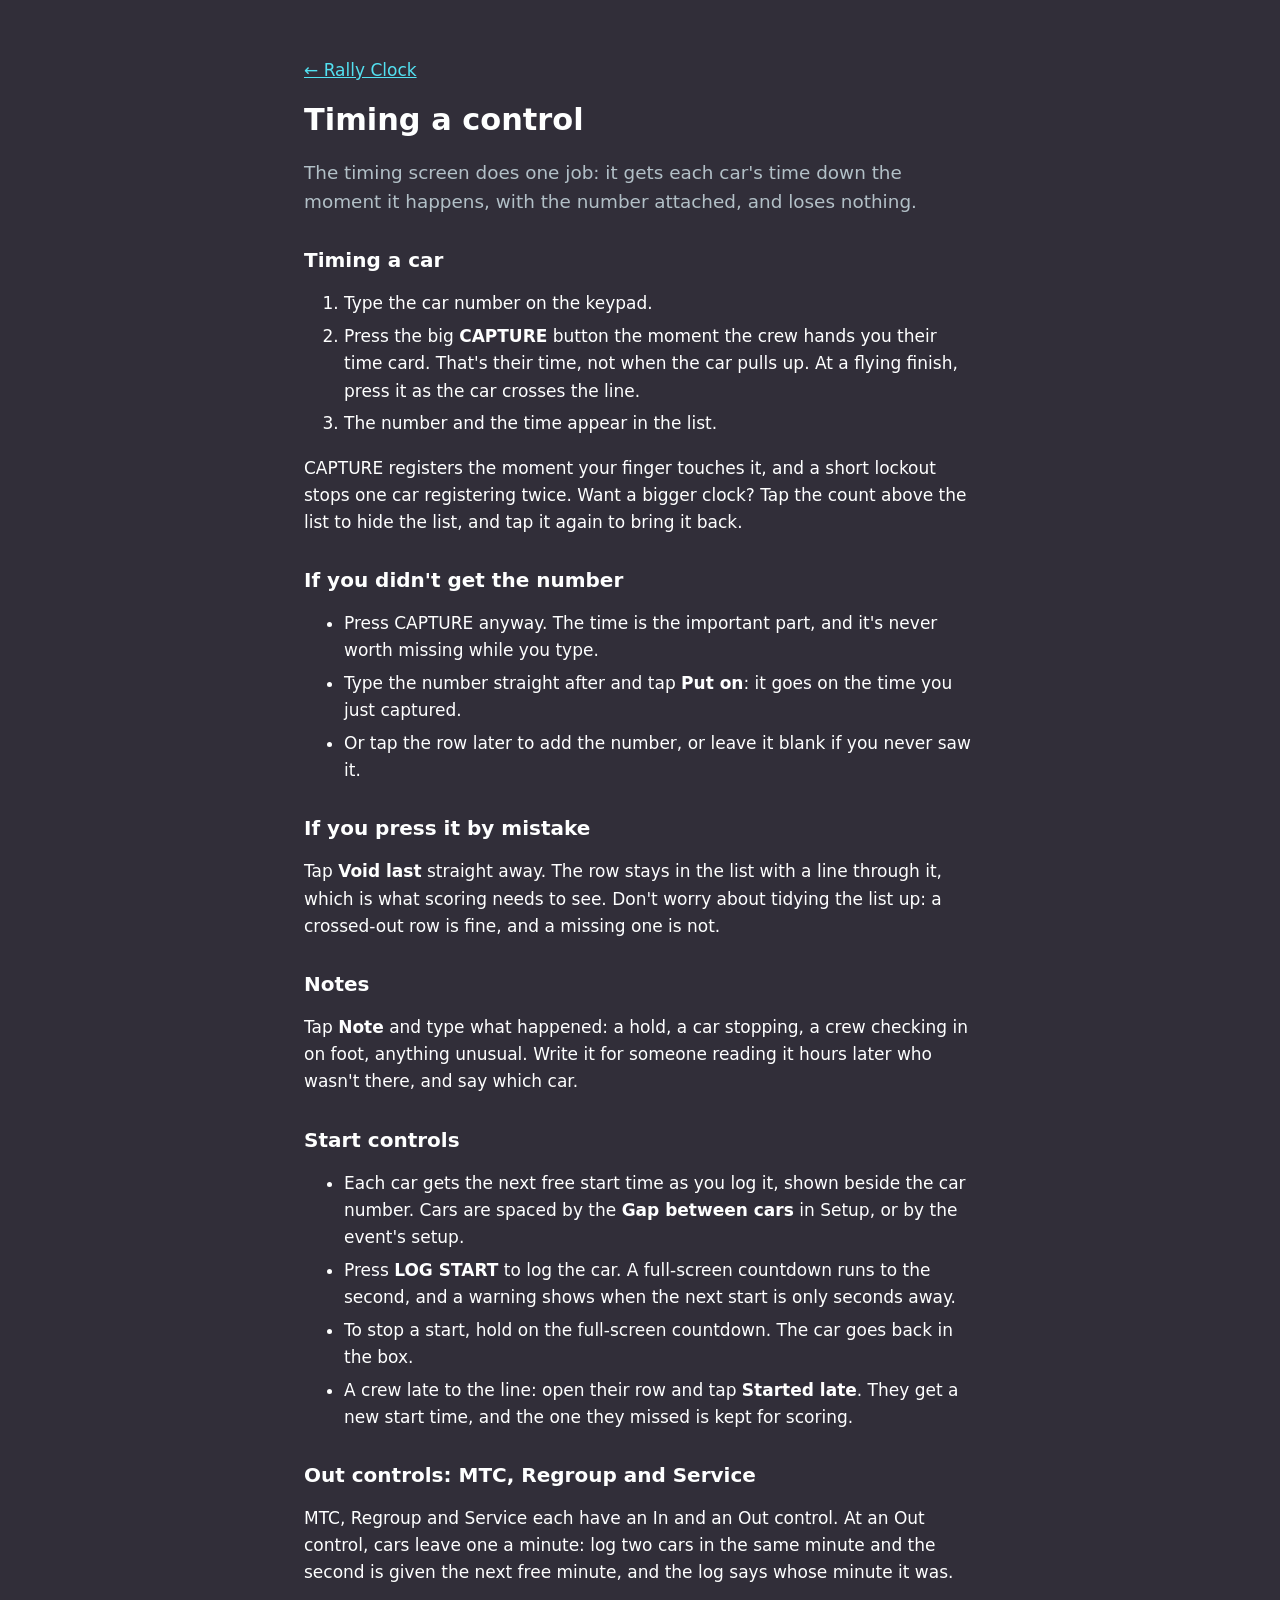
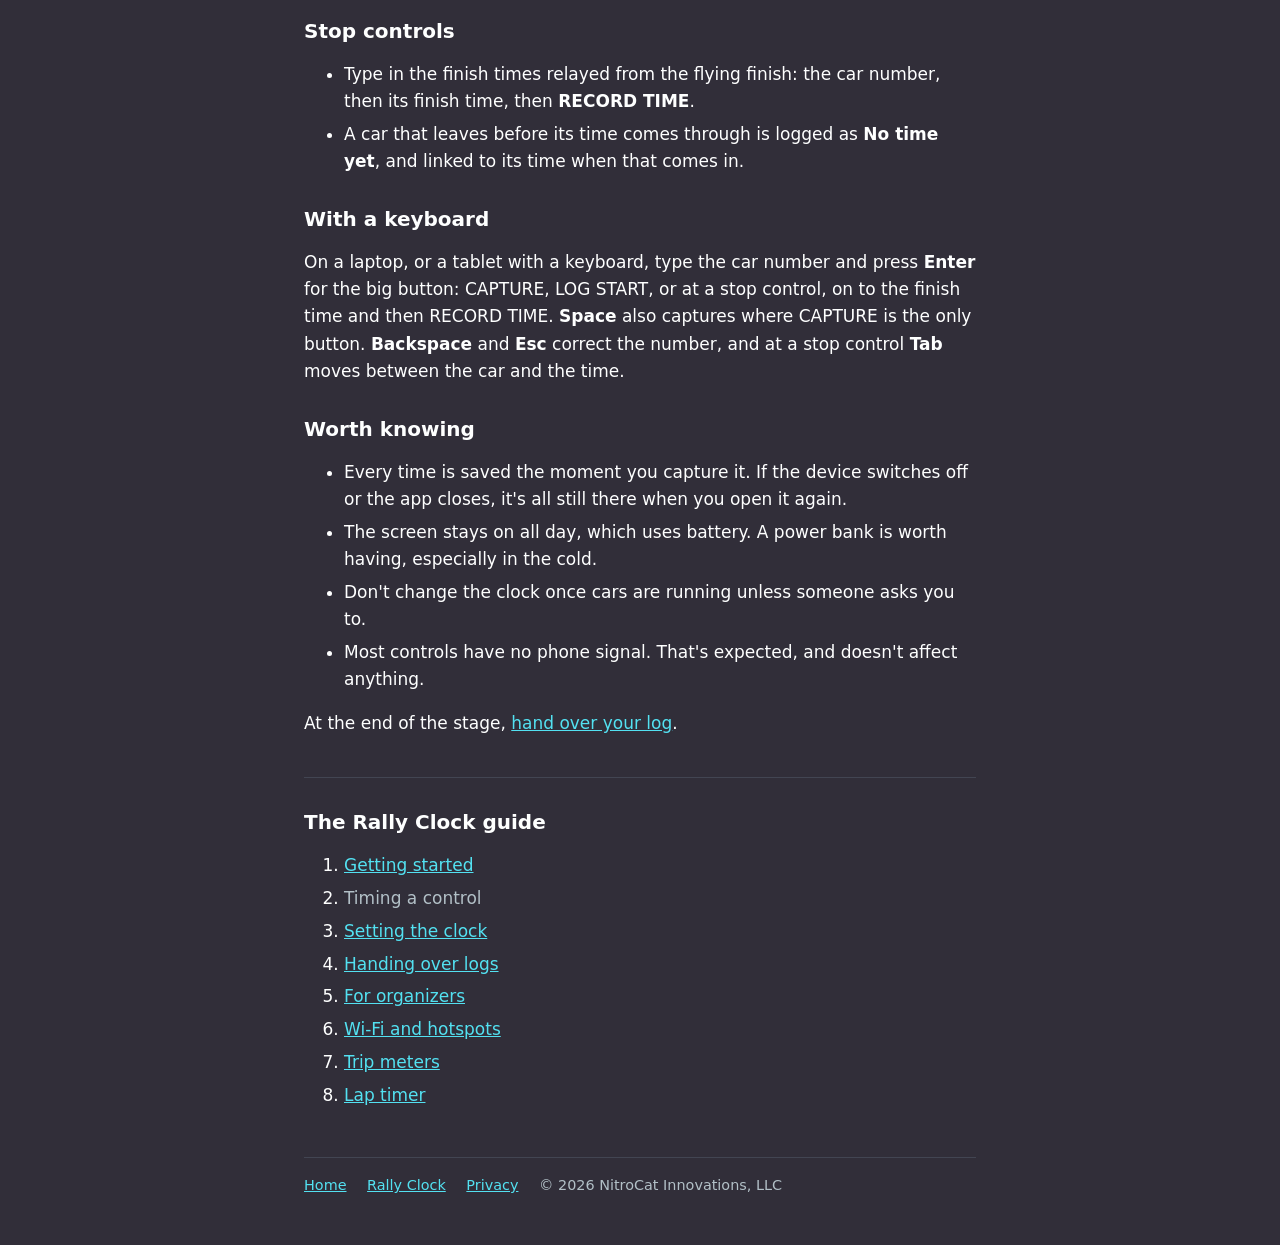
<file: rallyclock-timing-a-control.html>
<!doctype html>
<html lang="en">
<head>
  <meta charset="utf-8">
  <meta name="viewport" content="width=device-width, initial-scale=1">
  <title>Timing a rally control with Rally Clock</title>
  <meta name="description" content="How to capture cars, add numbers, fix mistakes and write notes in Rally Clock, with start, flying finish, stop and out controls explained.">
  <link rel="canonical" href="https://nitrocatinnovations.com/rallyclock-timing-a-control.html">
  <link rel="icon" href="assets/apple-touch-icon.png" type="image/png" sizes="192x192">
  <link rel="icon" href="assets/favicon.png" type="image/png" sizes="48x48">
  <link rel="apple-touch-icon" href="assets/apple-touch-icon.png">
  <link rel="stylesheet" href="assets/style.css">
  <meta property="og:type" content="article">
  <meta property="og:site_name" content="NitroCat Innovations">
  <meta property="og:title" content="Timing a rally control with Rally Clock">
  <meta property="og:description" content="How to capture cars, add numbers, fix mistakes and write notes in Rally Clock, with start, flying finish, stop and out controls explained.">
  <meta property="og:url" content="https://nitrocatinnovations.com/rallyclock-timing-a-control.html">
  <meta property="og:image" content="https://nitrocatinnovations.com/assets/rallyclock-social.png">
  <meta property="og:image:width" content="1200">
  <meta property="og:image:height" content="630">
  <meta name="twitter:card" content="summary_large_image">
</head>
<body>
<main>
  <p><a href="rallyclock.html">← Rally Clock</a></p>

  <h1>Timing a control</h1>
  <p class="lead">The timing screen does one job: it gets each car's time down the moment it happens, with the number attached, and loses nothing.</p>

  <h2>Timing a car</h2>
  <ol>
    <li>Type the car number on the keypad.</li>
    <li>Press the big <strong>CAPTURE</strong> button the moment the crew hands you their time card. That's their time, not when the car pulls up. At a flying finish, press it as the car crosses the line.</li>
    <li>The number and the time appear in the list.</li>
  </ol>
  <p>CAPTURE registers the moment your finger touches it, and a short lockout stops one car registering twice. Want a bigger clock? Tap the count above the list to hide the list, and tap it again to bring it back.</p>

  <h2>If you didn't get the number</h2>
  <ul>
    <li>Press CAPTURE anyway. The time is the important part, and it's never worth missing while you type.</li>
    <li>Type the number straight after and tap <strong>Put on</strong>: it goes on the time you just captured.</li>
    <li>Or tap the row later to add the number, or leave it blank if you never saw it.</li>
  </ul>

  <h2>If you press it by mistake</h2>
  <p>Tap <strong>Void last</strong> straight away. The row stays in the list with a line through it, which is what scoring needs to see. Don't worry about tidying the list up: a crossed-out row is fine, and a missing one is not.</p>

  <h2>Notes</h2>
  <p>Tap <strong>Note</strong> and type what happened: a hold, a car stopping, a crew checking in on foot, anything unusual. Write it for someone reading it hours later who wasn't there, and say which car.</p>

  <h2>Start controls</h2>
  <ul>
    <li>Each car gets the next free start time as you log it, shown beside the car number. Cars are spaced by the <strong>Gap between cars</strong> in Setup, or by the event's setup.</li>
    <li>Press <strong>LOG START</strong> to log the car. A full-screen countdown runs to the second, and a warning shows when the next start is only seconds away.</li>
    <li>To stop a start, hold on the full-screen countdown. The car goes back in the box.</li>
    <li>A crew late to the line: open their row and tap <strong>Started late</strong>. They get a new start time, and the one they missed is kept for scoring.</li>
  </ul>

  <h2>Out controls: MTC, Regroup and Service</h2>
  <p>MTC, Regroup and Service each have an In and an Out control. At an Out control, cars leave one a minute: log two cars in the same minute and the second is given the next free minute, and the log says whose minute it was.</p>

  <h2>Stop controls</h2>
  <ul>
    <li>Type in the finish times relayed from the flying finish: the car number, then its finish time, then <strong>RECORD TIME</strong>.</li>
    <li>A car that leaves before its time comes through is logged as <strong>No time yet</strong>, and linked to its time when that comes in.</li>
  </ul>

  <h2>With a keyboard</h2>
  <p>On a laptop, or a tablet with a keyboard, type the car number and press <strong>Enter</strong> for the big button: CAPTURE, LOG START, or at a stop control, on to the finish time and then RECORD TIME. <strong>Space</strong> also captures where CAPTURE is the only button. <strong>Backspace</strong> and <strong>Esc</strong> correct the number, and at a stop control <strong>Tab</strong> moves between the car and the time.</p>

  <h2>Worth knowing</h2>
  <ul>
    <li>Every time is saved the moment you capture it. If the device switches off or the app closes, it's all still there when you open it again.</li>
    <li>The screen stays on all day, which uses battery. A power bank is worth having, especially in the cold.</li>
    <li>Don't change the clock once cars are running unless someone asks you to.</li>
    <li>Most controls have no phone signal. That's expected, and doesn't affect anything.</li>
  </ul>
  <p>At the end of the stage, <a href="rallyclock-handing-over-logs.html">hand over your log</a>.</p>

  <nav class="guide-nav" aria-label="Rally Clock guide">
    <h2>The Rally Clock guide</h2>
    <ol>
      <li><a href="rallyclock-getting-started.html">Getting started</a></li>
      <li><span aria-current="page">Timing a control</span></li>
      <li><a href="rallyclock-setting-the-clock.html">Setting the clock</a></li>
      <li><a href="rallyclock-handing-over-logs.html">Handing over logs</a></li>
      <li><a href="rallyclock-for-organizers.html">For organizers</a></li>
      <li><a href="rallyclock-wifi-and-hotspots.html">Wi-Fi and hotspots</a></li>
      <li><a href="rallyclock-trip-meters.html">Trip meters</a></li>
      <li><a href="rallyclock-lap-timer.html">Lap timer</a></li>
    </ol>
  </nav>

  <footer>
    <a href="index.html">Home</a>
    <a href="rallyclock.html">Rally Clock</a>
    <a href="privacy-rallyclock.html">Privacy</a>
    <span>© 2026 NitroCat Innovations, LLC</span>
  </footer>
</main>
</body>
</html>
</file>
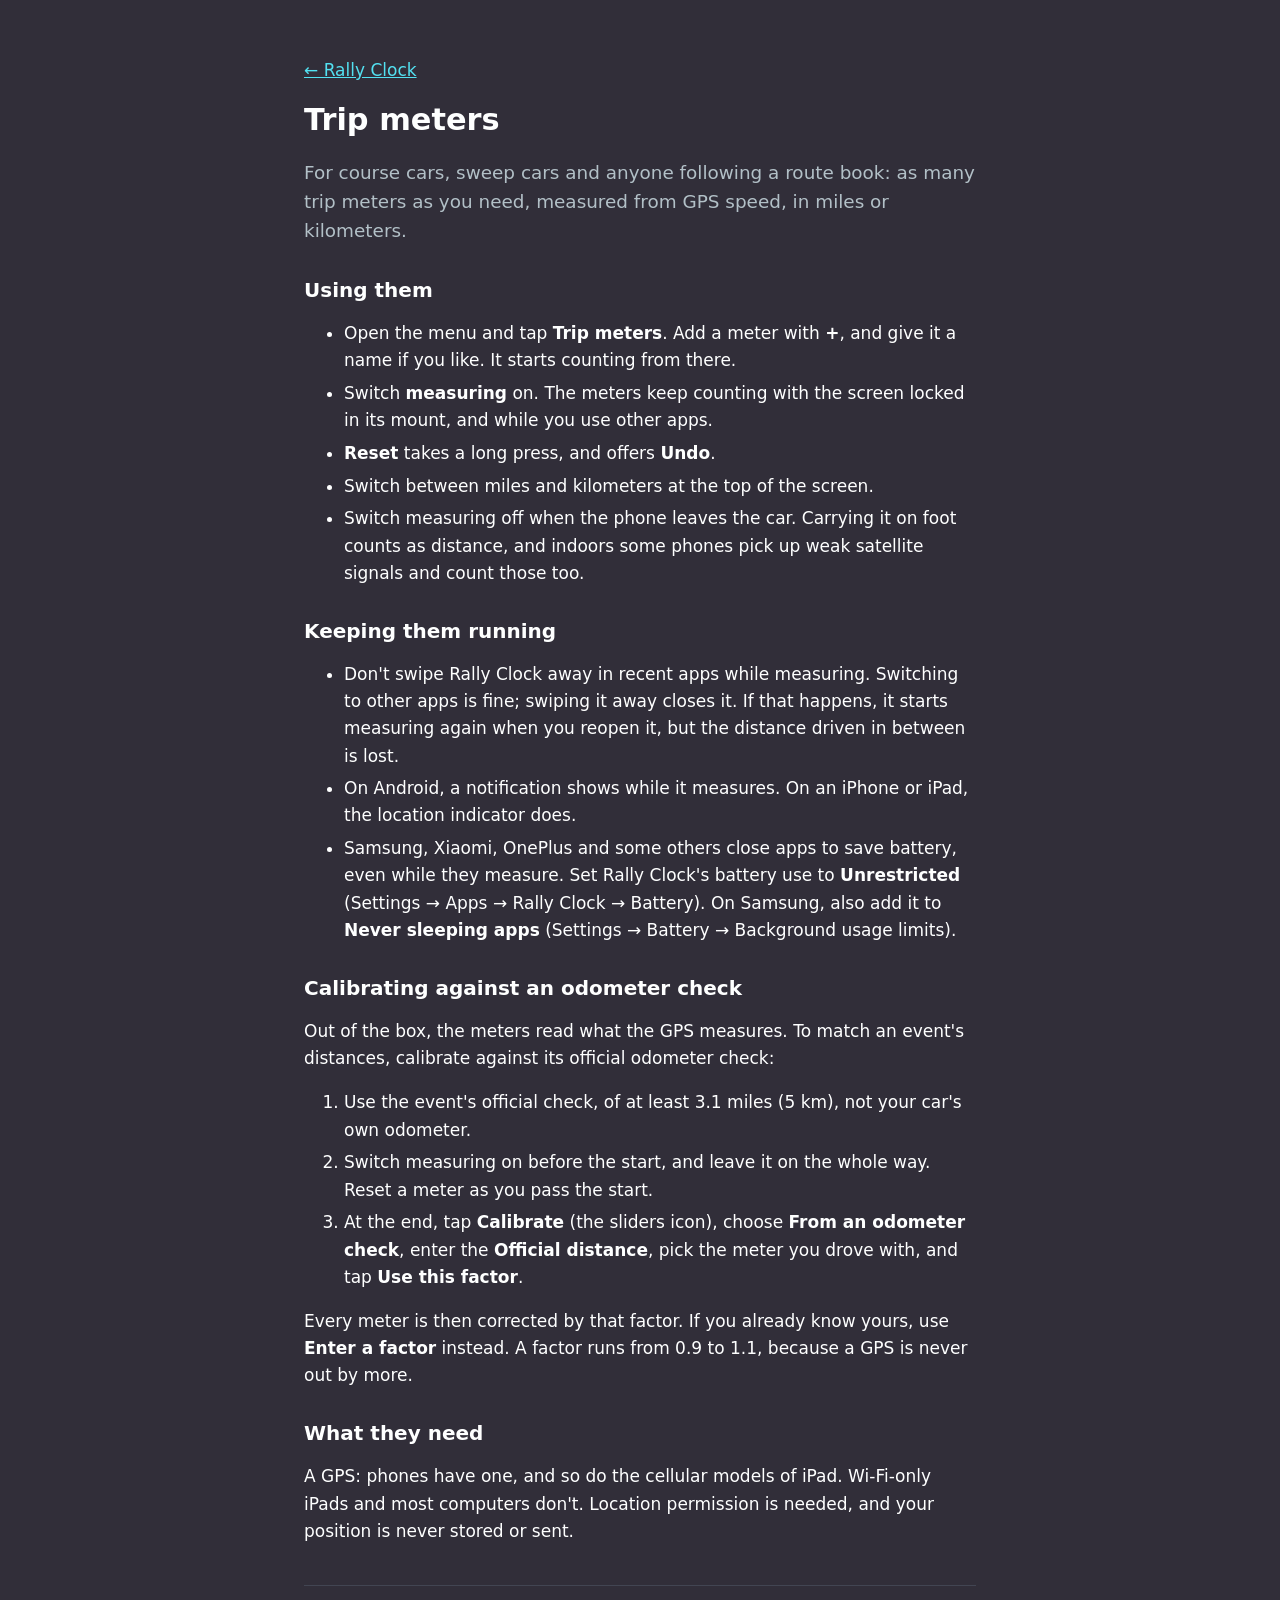
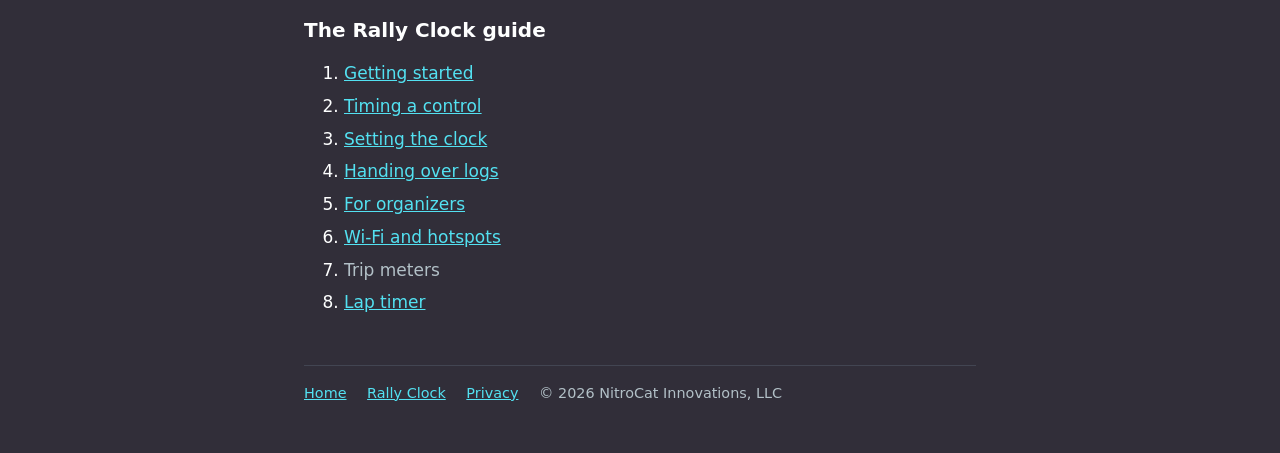
<file: rallyclock-trip-meters.html>
<!doctype html>
<html lang="en">
<head>
  <meta charset="utf-8">
  <meta name="viewport" content="width=device-width, initial-scale=1">
  <title>Trip meters in Rally Clock</title>
  <meta name="description" content="Rally Clock's trip meters measure distance from GPS speed, keep counting with the screen locked, and calibrate against an official odometer check.">
  <link rel="canonical" href="https://nitrocatinnovations.com/rallyclock-trip-meters.html">
  <link rel="icon" href="assets/apple-touch-icon.png" type="image/png" sizes="192x192">
  <link rel="icon" href="assets/favicon.png" type="image/png" sizes="48x48">
  <link rel="apple-touch-icon" href="assets/apple-touch-icon.png">
  <link rel="stylesheet" href="assets/style.css">
  <meta property="og:type" content="article">
  <meta property="og:site_name" content="NitroCat Innovations">
  <meta property="og:title" content="Trip meters in Rally Clock">
  <meta property="og:description" content="Rally Clock's trip meters measure distance from GPS speed, keep counting with the screen locked, and calibrate against an official odometer check.">
  <meta property="og:url" content="https://nitrocatinnovations.com/rallyclock-trip-meters.html">
  <meta property="og:image" content="https://nitrocatinnovations.com/assets/rallyclock-social.png">
  <meta property="og:image:width" content="1200">
  <meta property="og:image:height" content="630">
  <meta name="twitter:card" content="summary_large_image">
</head>
<body>
<main>
  <p><a href="rallyclock.html">← Rally Clock</a></p>

  <h1>Trip meters</h1>
  <p class="lead">For course cars, sweep cars and anyone following a route book: as many trip meters as you need, measured from GPS speed, in miles or kilometers.</p>

  <h2>Using them</h2>
  <ul>
    <li>Open the menu and tap <strong>Trip meters</strong>. Add a meter with <strong>+</strong>, and give it a name if you like. It starts counting from there.</li>
    <li>Switch <strong>measuring</strong> on. The meters keep counting with the screen locked in its mount, and while you use other apps.</li>
    <li><strong>Reset</strong> takes a long press, and offers <strong>Undo</strong>.</li>
    <li>Switch between miles and kilometers at the top of the screen.</li>
    <li>Switch measuring off when the phone leaves the car. Carrying it on foot counts as distance, and indoors some phones pick up weak satellite signals and count those too.</li>
  </ul>

  <h2>Keeping them running</h2>
  <ul>
    <li>Don't swipe Rally Clock away in recent apps while measuring. Switching to other apps is fine; swiping it away closes it. If that happens, it starts measuring again when you reopen it, but the distance driven in between is lost.</li>
    <li>On Android, a notification shows while it measures. On an iPhone or iPad, the location indicator does.</li>
    <li>Samsung, Xiaomi, OnePlus and some others close apps to save battery, even while they measure. Set Rally Clock's battery use to <strong>Unrestricted</strong> (Settings → Apps → Rally Clock → Battery). On Samsung, also add it to <strong>Never sleeping apps</strong> (Settings → Battery → Background usage limits).</li>
  </ul>

  <h2>Calibrating against an odometer check</h2>
  <p>Out of the box, the meters read what the GPS measures. To match an event's distances, calibrate against its official odometer check:</p>
  <ol>
    <li>Use the event's official check, of at least 3.1 miles (5 km), not your car's own odometer.</li>
    <li>Switch measuring on before the start, and leave it on the whole way. Reset a meter as you pass the start.</li>
    <li>At the end, tap <strong>Calibrate</strong> (the sliders icon), choose <strong>From an odometer check</strong>, enter the <strong>Official distance</strong>, pick the meter you drove with, and tap <strong>Use this factor</strong>.</li>
  </ol>
  <p>Every meter is then corrected by that factor. If you already know yours, use <strong>Enter a factor</strong> instead. A factor runs from 0.9 to 1.1, because a GPS is never out by more.</p>

  <h2>What they need</h2>
  <p>A GPS: phones have one, and so do the cellular models of iPad. Wi-Fi-only iPads and most computers don't. Location permission is needed, and your position is never stored or sent.</p>

  <nav class="guide-nav" aria-label="Rally Clock guide">
    <h2>The Rally Clock guide</h2>
    <ol>
      <li><a href="rallyclock-getting-started.html">Getting started</a></li>
      <li><a href="rallyclock-timing-a-control.html">Timing a control</a></li>
      <li><a href="rallyclock-setting-the-clock.html">Setting the clock</a></li>
      <li><a href="rallyclock-handing-over-logs.html">Handing over logs</a></li>
      <li><a href="rallyclock-for-organizers.html">For organizers</a></li>
      <li><a href="rallyclock-wifi-and-hotspots.html">Wi-Fi and hotspots</a></li>
      <li><span aria-current="page">Trip meters</span></li>
      <li><a href="rallyclock-lap-timer.html">Lap timer</a></li>
    </ol>
  </nav>

  <footer>
    <a href="index.html">Home</a>
    <a href="rallyclock.html">Rally Clock</a>
    <a href="privacy-rallyclock.html">Privacy</a>
    <span>© 2026 NitroCat Innovations, LLC</span>
  </footer>
</main>
</body>
</html>
</file>
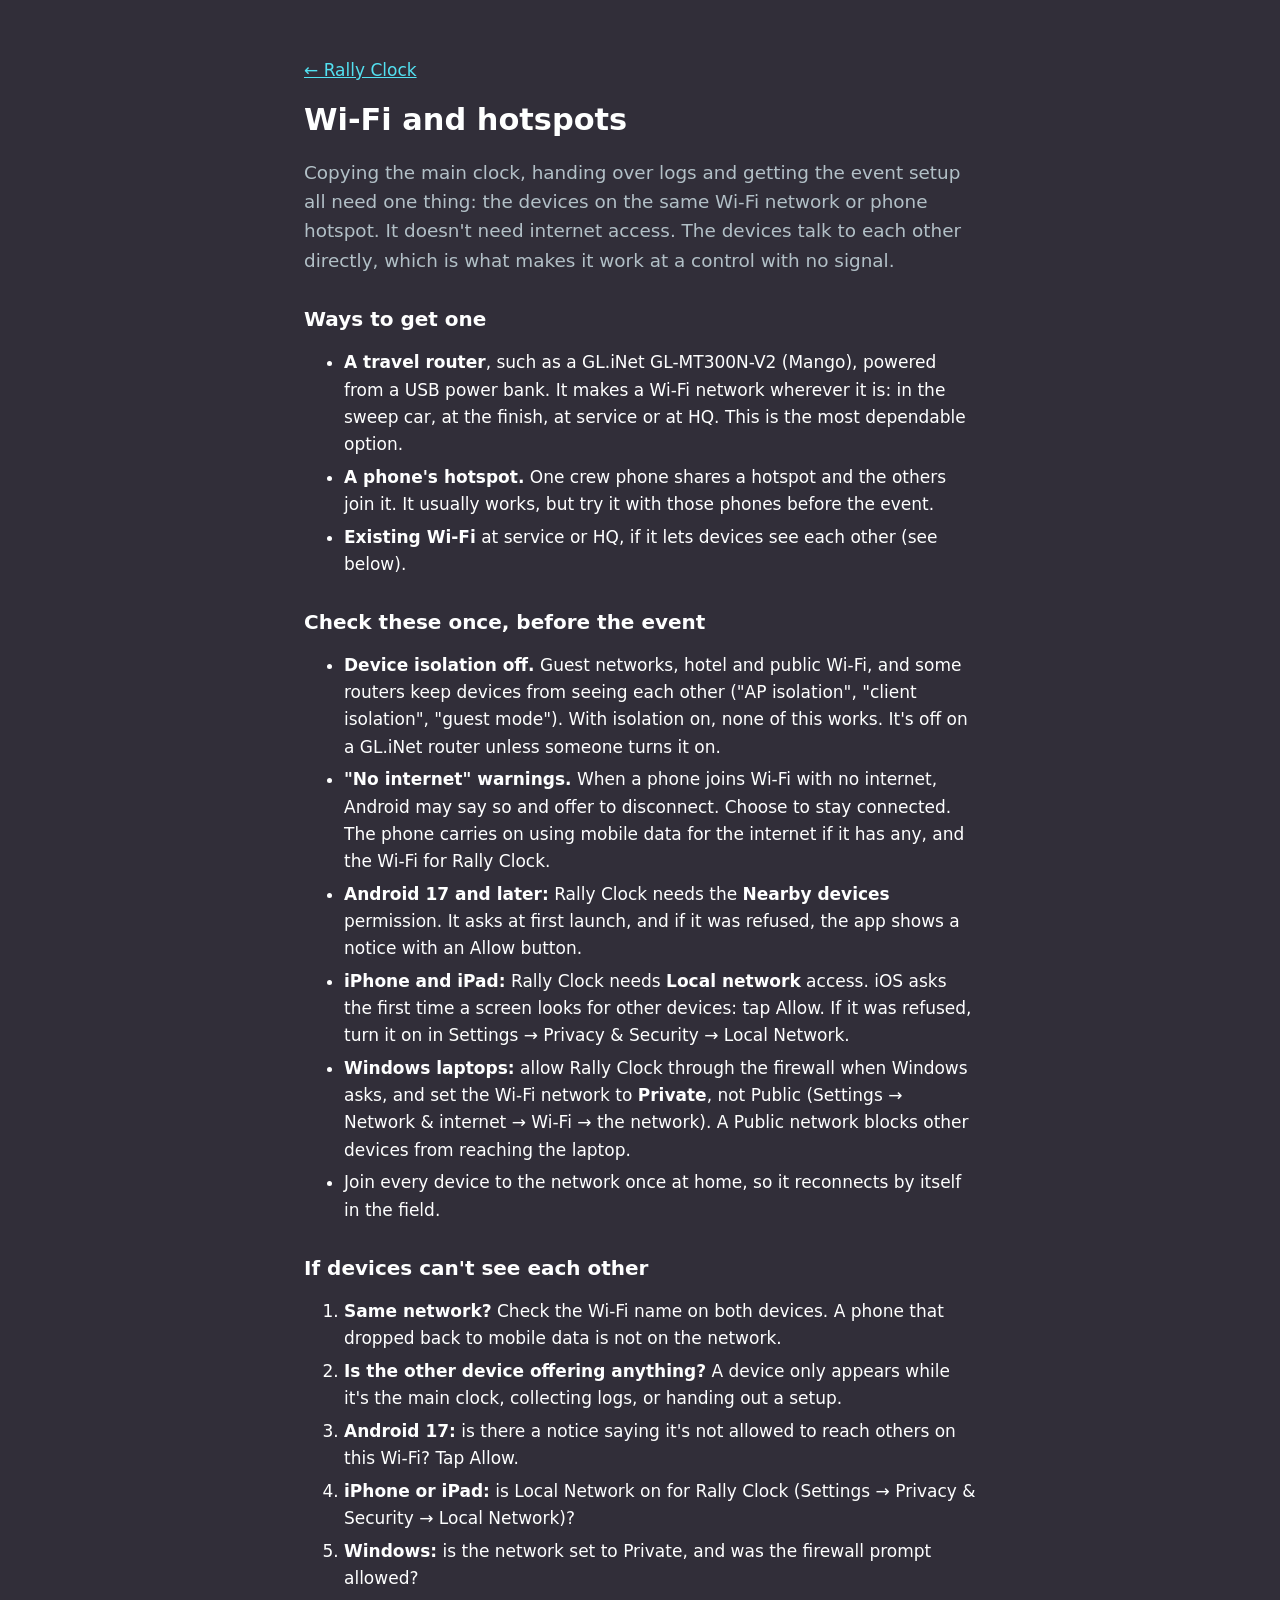
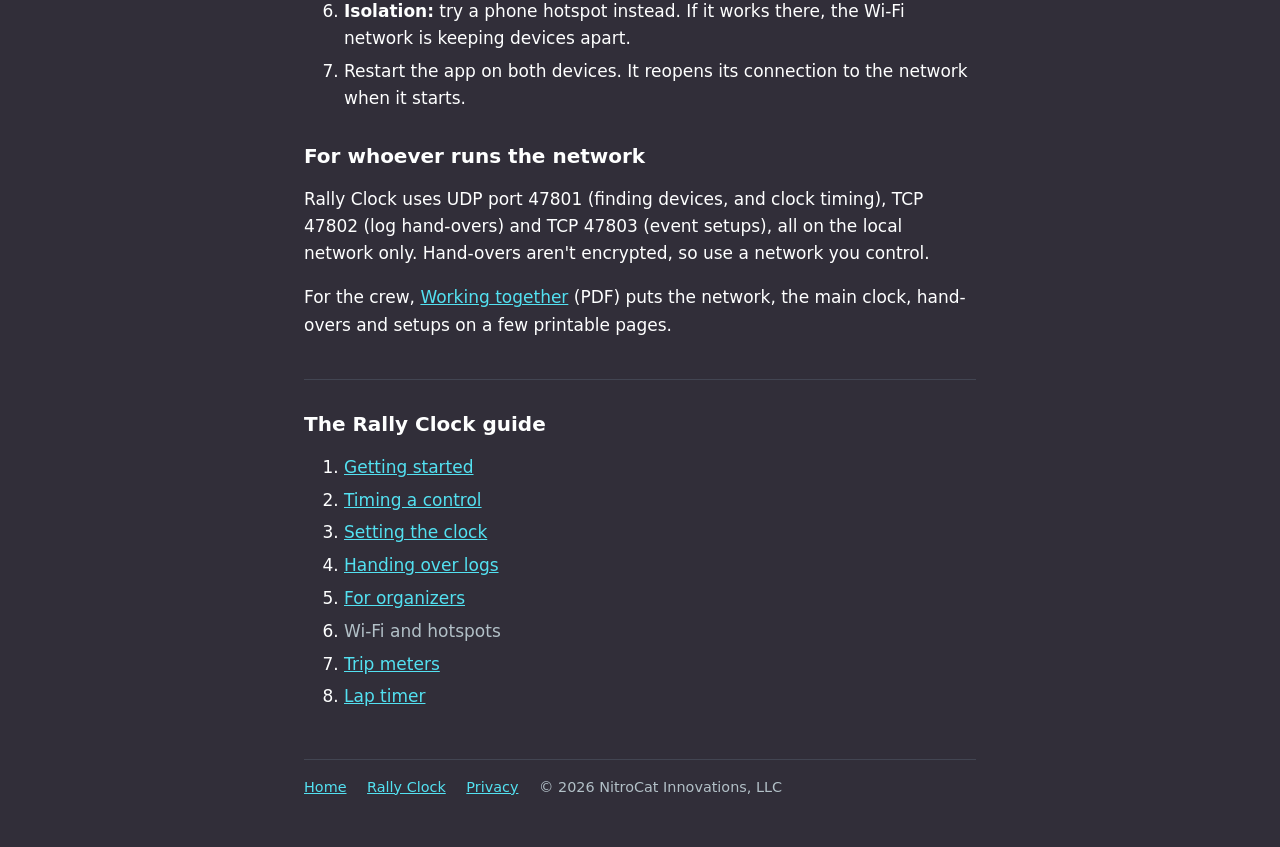
<file: rallyclock-wifi-and-hotspots.html>
<!doctype html>
<html lang="en">
<head>
  <meta charset="utf-8">
  <meta name="viewport" content="width=device-width, initial-scale=1">
  <title>Wi-Fi and hotspots for Rally Clock</title>
  <meta name="description" content="Rally Clock's main clock, hand-overs and setups need devices on one Wi-Fi network or hotspot, with no internet. What to use, check and try.">
  <link rel="canonical" href="https://nitrocatinnovations.com/rallyclock-wifi-and-hotspots.html">
  <link rel="icon" href="assets/apple-touch-icon.png" type="image/png" sizes="192x192">
  <link rel="icon" href="assets/favicon.png" type="image/png" sizes="48x48">
  <link rel="apple-touch-icon" href="assets/apple-touch-icon.png">
  <link rel="stylesheet" href="assets/style.css">
  <meta property="og:type" content="article">
  <meta property="og:site_name" content="NitroCat Innovations">
  <meta property="og:title" content="Wi-Fi and hotspots for Rally Clock">
  <meta property="og:description" content="Rally Clock's main clock, hand-overs and setups need devices on one Wi-Fi network or hotspot, with no internet. What to use, check and try.">
  <meta property="og:url" content="https://nitrocatinnovations.com/rallyclock-wifi-and-hotspots.html">
  <meta property="og:image" content="https://nitrocatinnovations.com/assets/rallyclock-social.png">
  <meta property="og:image:width" content="1200">
  <meta property="og:image:height" content="630">
  <meta name="twitter:card" content="summary_large_image">
</head>
<body>
<main>
  <p><a href="rallyclock.html">← Rally Clock</a></p>

  <h1>Wi-Fi and hotspots</h1>
  <p class="lead">Copying the main clock, handing over logs and getting the event setup all need one thing: the devices on the same Wi-Fi network or phone hotspot. It doesn't need internet access. The devices talk to each other directly, which is what makes it work at a control with no signal.</p>

  <h2>Ways to get one</h2>
  <ul>
    <li><strong>A travel router</strong>, such as a GL.iNet GL-MT300N-V2 (Mango), powered from a USB power bank. It makes a Wi-Fi network wherever it is: in the sweep car, at the finish, at service or at HQ. This is the most dependable option.</li>
    <li><strong>A phone's hotspot.</strong> One crew phone shares a hotspot and the others join it. It usually works, but try it with those phones before the event.</li>
    <li><strong>Existing Wi-Fi</strong> at service or HQ, if it lets devices see each other (see below).</li>
  </ul>

  <h2>Check these once, before the event</h2>
  <ul>
    <li><strong>Device isolation off.</strong> Guest networks, hotel and public Wi-Fi, and some routers keep devices from seeing each other ("AP isolation", "client isolation", "guest mode"). With isolation on, none of this works. It's off on a GL.iNet router unless someone turns it on.</li>
    <li><strong>"No internet" warnings.</strong> When a phone joins Wi-Fi with no internet, Android may say so and offer to disconnect. Choose to stay connected. The phone carries on using mobile data for the internet if it has any, and the Wi-Fi for Rally Clock.</li>
    <li><strong>Android 17 and later:</strong> Rally Clock needs the <strong>Nearby devices</strong> permission. It asks at first launch, and if it was refused, the app shows a notice with an Allow button.</li>
    <li><strong>iPhone and iPad:</strong> Rally Clock needs <strong>Local network</strong> access. iOS asks the first time a screen looks for other devices: tap Allow. If it was refused, turn it on in Settings → Privacy &amp; Security → Local Network.</li>
    <li><strong>Windows laptops:</strong> allow Rally Clock through the firewall when Windows asks, and set the Wi-Fi network to <strong>Private</strong>, not Public (Settings → Network &amp; internet → Wi-Fi → the network). A Public network blocks other devices from reaching the laptop.</li>
    <li>Join every device to the network once at home, so it reconnects by itself in the field.</li>
  </ul>

  <h2>If devices can't see each other</h2>
  <ol>
    <li><strong>Same network?</strong> Check the Wi-Fi name on both devices. A phone that dropped back to mobile data is not on the network.</li>
    <li><strong>Is the other device offering anything?</strong> A device only appears while it's the main clock, collecting logs, or handing out a setup.</li>
    <li><strong>Android 17:</strong> is there a notice saying it's not allowed to reach others on this Wi-Fi? Tap Allow.</li>
    <li><strong>iPhone or iPad:</strong> is Local Network on for Rally Clock (Settings → Privacy &amp; Security → Local Network)?</li>
    <li><strong>Windows:</strong> is the network set to Private, and was the firewall prompt allowed?</li>
    <li><strong>Isolation:</strong> try a phone hotspot instead. If it works there, the Wi-Fi network is keeping devices apart.</li>
    <li>Restart the app on both devices. It reopens its connection to the network when it starts.</li>
  </ol>

  <h2>For whoever runs the network</h2>
  <p>Rally Clock uses UDP port 47801 (finding devices, and clock timing), TCP 47802 (log hand-overs) and TCP 47803 (event setups), all on the local network only. Hand-overs aren't encrypted, so use a network you control.</p>
  <p>For the crew, <a href="rallyclock-working-together.pdf">Working together</a> (PDF) puts the network, the main clock, hand-overs and setups on a few printable pages.</p>

  <nav class="guide-nav" aria-label="Rally Clock guide">
    <h2>The Rally Clock guide</h2>
    <ol>
      <li><a href="rallyclock-getting-started.html">Getting started</a></li>
      <li><a href="rallyclock-timing-a-control.html">Timing a control</a></li>
      <li><a href="rallyclock-setting-the-clock.html">Setting the clock</a></li>
      <li><a href="rallyclock-handing-over-logs.html">Handing over logs</a></li>
      <li><a href="rallyclock-for-organizers.html">For organizers</a></li>
      <li><span aria-current="page">Wi-Fi and hotspots</span></li>
      <li><a href="rallyclock-trip-meters.html">Trip meters</a></li>
      <li><a href="rallyclock-lap-timer.html">Lap timer</a></li>
    </ol>
  </nav>

  <footer>
    <a href="index.html">Home</a>
    <a href="rallyclock.html">Rally Clock</a>
    <a href="privacy-rallyclock.html">Privacy</a>
    <span>© 2026 NitroCat Innovations, LLC</span>
  </footer>
</main>
</body>
</html>
</file>
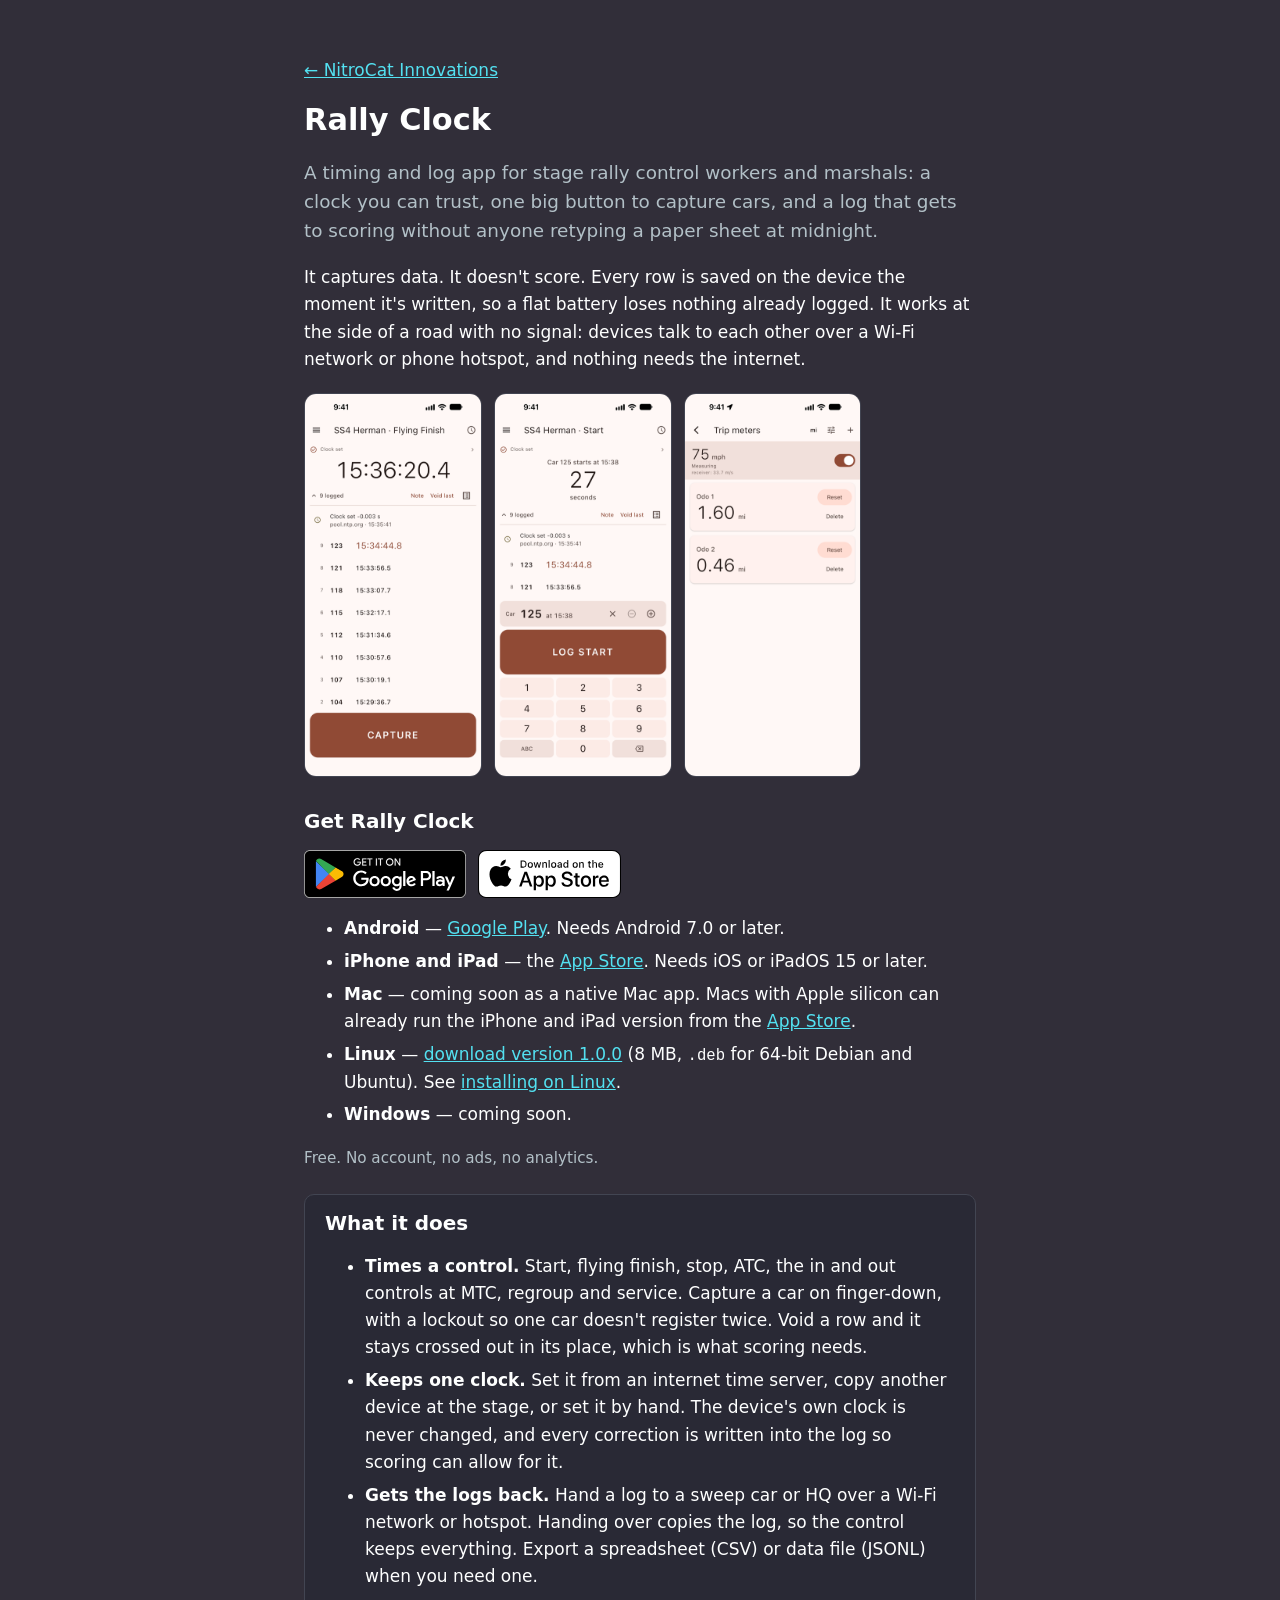
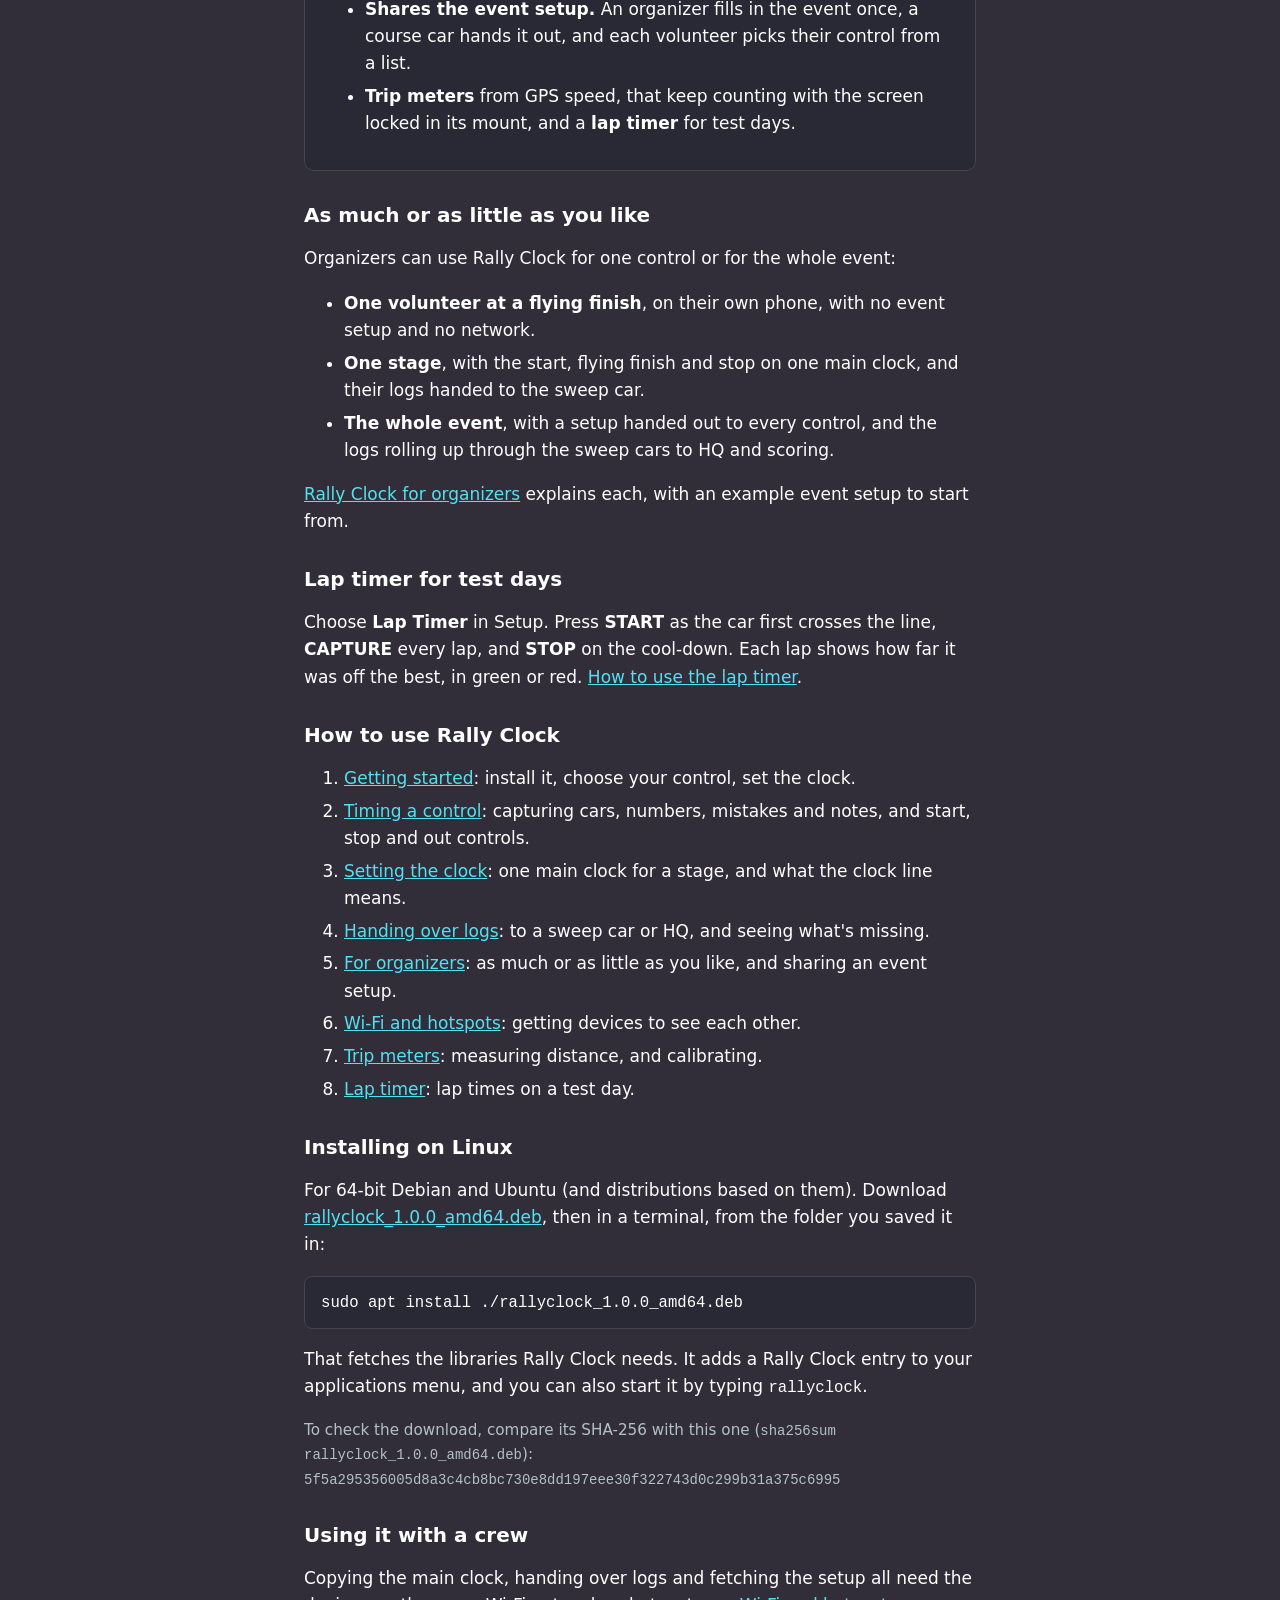
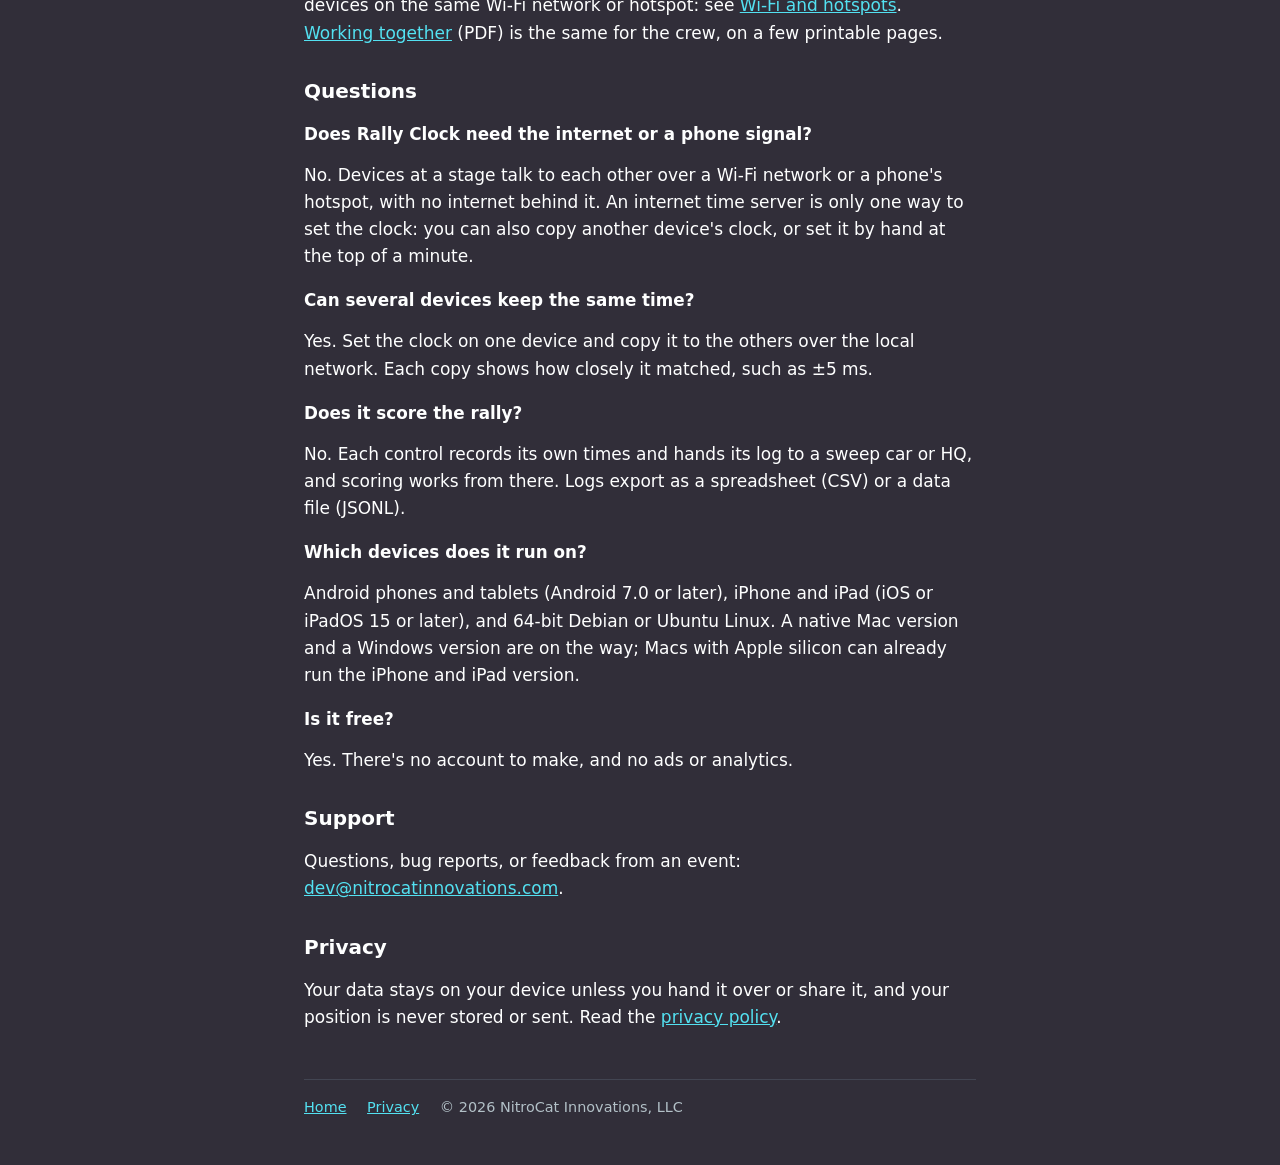
<file: rallyclock.html>
<!doctype html>
<html lang="en">
<head>
  <meta charset="utf-8">
  <meta name="viewport" content="width=device-width, initial-scale=1">
  <title>Rally Clock — rally timing app by NitroCat Innovations</title>
  <meta name="description" content="Rally Clock is a free timing and log app for stage rally control workers and marshals, on Android, iPhone, iPad and Linux, with a Mac version coming soon. It works with no signal.">
  <link rel="canonical" href="https://nitrocatinnovations.com/rallyclock.html">
  <link rel="icon" href="assets/apple-touch-icon.png" type="image/png" sizes="192x192">
  <link rel="icon" href="assets/favicon.png" type="image/png" sizes="48x48">
  <link rel="apple-touch-icon" href="assets/apple-touch-icon.png">
  <link rel="stylesheet" href="assets/style.css">
  <meta property="og:type" content="website">
  <meta property="og:site_name" content="NitroCat Innovations">
  <meta property="og:title" content="Rally Clock — timing and logs for rally controls">
  <meta property="og:description" content="A free timing and log app for rally control workers and marshals: a clock you can trust, one big button to capture cars, and logs handed over with no signal.">
  <meta property="og:url" content="https://nitrocatinnovations.com/rallyclock.html">
  <meta property="og:image" content="https://nitrocatinnovations.com/assets/rallyclock-social.png">
  <meta property="og:image:width" content="1200">
  <meta property="og:image:height" content="630">
  <meta property="og:image:alt" content="Rally Clock on a phone: timing a flying finish, counting down a start, and two trip meters">
  <meta name="twitter:card" content="summary_large_image">
  <!-- Describes the app to search engines. Add each store page to sameAs as
       it goes live, next to the store links below. -->
  <script type="application/ld+json">
  {
    "@context": "https://schema.org",
    "@type": "SoftwareApplication",
    "@id": "https://nitrocatinnovations.com/rallyclock.html#app",
    "name": "Rally Clock",
    "alternateName": "Rally Clock: Stage Timing",
    "url": "https://nitrocatinnovations.com/rallyclock.html",
    "sameAs": ["https://play.google.com/store/apps/details?id=com.nitrocatinnovations.rallyclock"],
    "description": "A timing and log app for stage rally control workers and marshals: a clock you can trust, one big button to capture cars, and logs handed to scoring over Wi-Fi or a hotspot, with no internet needed.",
    "applicationCategory": "SportsApplication",
    "operatingSystem": "Android, iOS, iPadOS, Linux",
    "softwareVersion": "1.0.0",
    "offers": { "@type": "Offer", "price": "0", "priceCurrency": "USD" },
    "image": "https://nitrocatinnovations.com/assets/rallyclock-social.png",
    "screenshot": [
      "https://nitrocatinnovations.com/assets/rallyclock-1-flying-finish.png",
      "https://nitrocatinnovations.com/assets/rallyclock-2-start.png",
      "https://nitrocatinnovations.com/assets/rallyclock-3-trip-meters.png"
    ],
    "downloadUrl": "https://nitrocatinnovations.com/downloads/rallyclock_1.0.0_amd64.deb",
    "publisher": {
      "@type": "Organization",
      "@id": "https://nitrocatinnovations.com/#organization",
      "name": "NitroCat Innovations, LLC",
      "url": "https://nitrocatinnovations.com/"
    }
  }
  </script>
</head>
<body>
<main>
  <p><a href="index.html">← NitroCat Innovations</a></p>

  <h1>Rally Clock</h1>
  <p class="lead">A timing and log app for stage rally control workers and marshals: a clock you can trust, one big button to capture cars, and a log that gets to scoring without anyone retyping a paper sheet at midnight.</p>

  <p>It captures data. It doesn't score. Every row is saved on the device the moment it's written, so a flat battery loses nothing already logged. It works at the side of a road with no signal: devices talk to each other over a Wi-Fi network or phone hotspot, and nothing needs the internet.</p>

  <div class="shots">
    <img src="assets/rallyclock-1-flying-finish.png" width="450" height="978" alt="Rally Clock timing a flying finish, with nine cars logged and the clock set">
    <img src="assets/rallyclock-2-start.png" width="450" height="978" alt="Rally Clock's start control counting down to car 125's start time">
    <img src="assets/rallyclock-3-trip-meters.png" width="450" height="978" alt="Rally Clock's trip meters, two of them running at 75 miles an hour">
  </div>

  <h2 id="get">Get Rally Clock</h2>
  <!-- Add each store link here as its listing goes live. Official store badges
       only, unaltered, at equal height; the Mac App Store badge goes in once
       the Mac app is approved. -->
  <p class="badges">
    <a href="https://play.google.com/store/apps/details?id=com.nitrocatinnovations.rallyclock"><img src="assets/badges/get-it-on-google-play.svg" alt="Get it on Google Play" height="48"></a>
    <a href="https://apps.apple.com/us/app/rally-clock-stage-timing/id6822017874"><img src="assets/badges/download-on-the-app-store.svg" alt="Download on the App Store" height="48"></a>
  </p>
  <ul>
    <li><strong>Android</strong> — <a href="https://play.google.com/store/apps/details?id=com.nitrocatinnovations.rallyclock">Google Play</a>. Needs Android 7.0 or later.</li>
    <li><strong>iPhone and iPad</strong> — the <a href="https://apps.apple.com/us/app/rally-clock-stage-timing/id6822017874">App Store</a>. Needs iOS or iPadOS 15 or later.</li>
    <li><strong>Mac</strong> — coming soon as a native Mac app. Macs with Apple silicon can already run the iPhone and iPad version from the <a href="https://apps.apple.com/us/app/rally-clock-stage-timing/id6822017874">App Store</a>.</li>
    <li><strong>Linux</strong> — <a href="downloads/rallyclock_1.0.0_amd64.deb">download version 1.0.0</a> (8 MB, <code>.deb</code> for 64-bit Debian and Ubuntu). See <a href="#linux">installing on Linux</a>.</li>
    <li><strong>Windows</strong> — coming soon.</li>
  </ul>
  <p class="meta">Free. No account, no ads, no analytics.</p>

  <section class="card">
    <h2>What it does</h2>
    <ul>
      <li><strong>Times a control.</strong> Start, flying finish, stop, ATC, the in and out controls at MTC, regroup and service. Capture a car on finger-down, with a lockout so one car doesn't register twice. Void a row and it stays crossed out in its place, which is what scoring needs.</li>
      <li><strong>Keeps one clock.</strong> Set it from an internet time server, copy another device at the stage, or set it by hand. The device's own clock is never changed, and every correction is written into the log so scoring can allow for it.</li>
      <li><strong>Gets the logs back.</strong> Hand a log to a sweep car or HQ over a Wi-Fi network or hotspot. Handing over copies the log, so the control keeps everything. Export a spreadsheet (CSV) or data file (JSONL) when you need one.</li>
      <li><strong>Shares the event setup.</strong> An organizer fills in the event once, a course car hands it out, and each volunteer picks their control from a list.</li>
      <li><strong>Trip meters</strong> from GPS speed, that keep counting with the screen locked in its mount, and a <strong>lap timer</strong> for test days.</li>
    </ul>
  </section>

  <h2>As much or as little as you like</h2>
  <p>Organizers can use Rally Clock for one control or for the whole event:</p>
  <ul>
    <li><strong>One volunteer at a flying finish</strong>, on their own phone, with no event setup and no network.</li>
    <li><strong>One stage</strong>, with the start, flying finish and stop on one main clock, and their logs handed to the sweep car.</li>
    <li><strong>The whole event</strong>, with a setup handed out to every control, and the logs rolling up through the sweep cars to HQ and scoring.</li>
  </ul>
  <p><a href="rallyclock-for-organizers.html">Rally Clock for organizers</a> explains each, with an example event setup to start from.</p>

  <h2>Lap timer for test days</h2>
  <p>Choose <strong>Lap Timer</strong> in Setup. Press <strong>START</strong> as the car first crosses the line, <strong>CAPTURE</strong> every lap, and <strong>STOP</strong> on the cool-down. Each lap shows how far it was off the best, in green or red. <a href="rallyclock-lap-timer.html">How to use the lap timer</a>.</p>

  <h2 id="guide">How to use Rally Clock</h2>
  <ol>
    <li><a href="rallyclock-getting-started.html">Getting started</a>: install it, choose your control, set the clock.</li>
    <li><a href="rallyclock-timing-a-control.html">Timing a control</a>: capturing cars, numbers, mistakes and notes, and start, stop and out controls.</li>
    <li><a href="rallyclock-setting-the-clock.html">Setting the clock</a>: one main clock for a stage, and what the clock line means.</li>
    <li><a href="rallyclock-handing-over-logs.html">Handing over logs</a>: to a sweep car or HQ, and seeing what's missing.</li>
    <li><a href="rallyclock-for-organizers.html">For organizers</a>: as much or as little as you like, and sharing an event setup.</li>
    <li><a href="rallyclock-wifi-and-hotspots.html">Wi-Fi and hotspots</a>: getting devices to see each other.</li>
    <li><a href="rallyclock-trip-meters.html">Trip meters</a>: measuring distance, and calibrating.</li>
    <li><a href="rallyclock-lap-timer.html">Lap timer</a>: lap times on a test day.</li>
  </ol>

  <h2 id="linux">Installing on Linux</h2>
  <p>For 64-bit Debian and Ubuntu (and distributions based on them). Download <a href="downloads/rallyclock_1.0.0_amd64.deb">rallyclock_1.0.0_amd64.deb</a>, then in a terminal, from the folder you saved it in:</p>
  <pre><code>sudo apt install ./rallyclock_1.0.0_amd64.deb</code></pre>
  <p>That fetches the libraries Rally Clock needs. It adds a Rally Clock entry to your applications menu, and you can also start it by typing <code>rallyclock</code>.</p>
  <p class="meta">To check the download, compare its SHA-256 with this one (<code>sha256sum rallyclock_1.0.0_amd64.deb</code>):<br>
  <code>5f5a295356005d8a3c4cb8bc730e8dd197eee30f322743d0c299b31a375c6995</code></p>

  <h2>Using it with a crew</h2>
  <p>Copying the main clock, handing over logs and fetching the setup all need the devices on the same Wi-Fi network or hotspot: see <a href="rallyclock-wifi-and-hotspots.html">Wi-Fi and hotspots</a>. <a href="rallyclock-working-together.pdf">Working together</a> (PDF) is the same for the crew, on a few printable pages.</p>

  <h2>Questions</h2>
  <h3>Does Rally Clock need the internet or a phone signal?</h3>
  <p>No. Devices at a stage talk to each other over a Wi-Fi network or a phone's hotspot, with no internet behind it. An internet time server is only one way to set the clock: you can also copy another device's clock, or set it by hand at the top of a minute.</p>
  <h3>Can several devices keep the same time?</h3>
  <p>Yes. Set the clock on one device and copy it to the others over the local network. Each copy shows how closely it matched, such as ±5 ms.</p>
  <h3>Does it score the rally?</h3>
  <p>No. Each control records its own times and hands its log to a sweep car or HQ, and scoring works from there. Logs export as a spreadsheet (CSV) or a data file (JSONL).</p>
  <h3>Which devices does it run on?</h3>
  <p>Android phones and tablets (Android 7.0 or later), iPhone and iPad (iOS or iPadOS 15 or later), and 64-bit Debian or Ubuntu Linux. A native Mac version and a Windows version are on the way; Macs with Apple silicon can already run the iPhone and iPad version.</p>
  <h3>Is it free?</h3>
  <p>Yes. There's no account to make, and no ads or analytics.</p>

  <h2>Support</h2>
  <p>Questions, bug reports, or feedback from an event: <a href="mailto:dev@nitrocatinnovations.com">dev@nitrocatinnovations.com</a>.</p>

  <h2>Privacy</h2>
  <p>Your data stays on your device unless you hand it over or share it, and your position is never stored or sent. Read the <a href="privacy-rallyclock.html">privacy policy</a>.</p>

  <footer>
    <a href="index.html">Home</a>
    <a href="privacy-rallyclock.html">Privacy</a>
    <span>© 2026 NitroCat Innovations, LLC</span>
  </footer>
</main>
</body>
</html>
</file>
<file: assets/style.css>
/* Brand palette from brand/README.md. The logo's white keyline needs a dark
   background, so the site is dark in every colour scheme. */
:root {
  --bg: #312E39;
  --surface: #292935;
  --text: #FEFFFF;
  --muted: #B2C0C7;
  --accent: #53E1F1;
  --rule: #424552;
}

* { box-sizing: border-box; }

body {
  margin: 0;
  background: var(--bg);
  color: var(--text);
  font: 17px/1.6 system-ui, -apple-system, "Segoe UI", Roboto, sans-serif;
}

main {
  max-width: 44rem;
  margin: 0 auto;
  padding: 2.5rem 1rem 3rem;
}

a { color: var(--accent); }

.logo {
  display: block;
  width: min(100%, 26rem);
  height: auto;
  margin: 0 auto 1.5rem;
}

h1, h2, h3 { line-height: 1.25; }
h1 { font-size: 1.9rem; margin: 0 0 0.75rem; }
h2 { font-size: 1.25rem; margin: 2rem 0 0.5rem; }
h3 { font-size: 1.05rem; margin: 1.25rem 0 0.25rem; }

.lead { font-size: 1.15rem; color: var(--muted); }

.card {
  background: var(--surface);
  border: 1px solid var(--rule);
  border-radius: 10px;
  padding: 1rem 1.25rem;
  margin: 1.5rem 0;
}
.card h2 { margin-top: 0; }

.meta { color: var(--muted); font-size: 0.95rem; }

footer {
  border-top: 1px solid var(--rule);
  margin-top: 3rem;
  padding-top: 1rem;
  color: var(--muted);
  font-size: 0.9rem;
}
footer a { margin-right: 1rem; }

/* Tables (the Rally Clock tester guide's permissions). Wide ones scroll in
   their own box rather than pushing the page sideways on a phone. */
.table-scroll { overflow-x: auto; }
table { width: 100%; border-collapse: collapse; margin: 0.5rem 0 1rem; }
th, td {
  text-align: left;
  vertical-align: top;
  padding: 0.55rem 0.75rem;
  border-bottom: 1px solid var(--rule);
}
th { color: var(--muted); font-weight: 600; }
/* Field names in a table stay whole; a wide table scrolls in its box. */
td code { white-space: nowrap; overflow-wrap: normal; }

main li { margin: 0.35rem 0; }

/* The Rally Clock page's screenshots: a row that scrolls sideways on a phone. */
.shots { display: flex; gap: 0.75rem; overflow-x: auto; margin: 1.25rem 0; }
.shots img {
  height: 24rem;
  width: auto;
  flex: none;
  border: 1px solid var(--rule);
  border-radius: 12px;
}

/* Code on the Rally Clock page: a command to copy, and a checksum that wraps
   rather than pushing the page sideways on a phone. */
pre {
  background: var(--surface);
  border: 1px solid var(--rule);
  border-radius: 8px;
  padding: 0.75rem 1rem;
  overflow-x: auto;
}
code { font-family: ui-monospace, SFMono-Regular, Menlo, Consolas, monospace; font-size: 0.92em; overflow-wrap: anywhere; }

/* The example event setup on the organizers page: download and copy
   buttons, and the file itself behind a "Show" line. */
.actions { display: flex; flex-wrap: wrap; gap: 0.6rem; }
.button {
  display: inline-block;
  background: var(--accent);
  color: var(--bg);
  border: 0;
  border-radius: 8px;
  padding: 0.45rem 0.95rem;
  font: inherit;
  font-weight: 600;
  text-decoration: none;
  cursor: pointer;
}
details { margin: 0.5rem 0 1rem; }
summary { cursor: pointer; color: var(--accent); }

/* The guide's page list, at the foot of each guide page. */
.guide-nav {
  border-top: 1px solid var(--rule);
  margin-top: 2.5rem;
}
.guide-nav [aria-current] { color: var(--muted); }

/* Official store badges (Google Play, App Store): unaltered artwork at equal
   height, as their brand guidelines require. */
.badges { display: flex; flex-wrap: wrap; align-items: center; gap: 0.75rem; margin: 1rem 0; }
.badges a { line-height: 0; }
.badges img { height: 48px; width: auto; display: block; }
</file>
